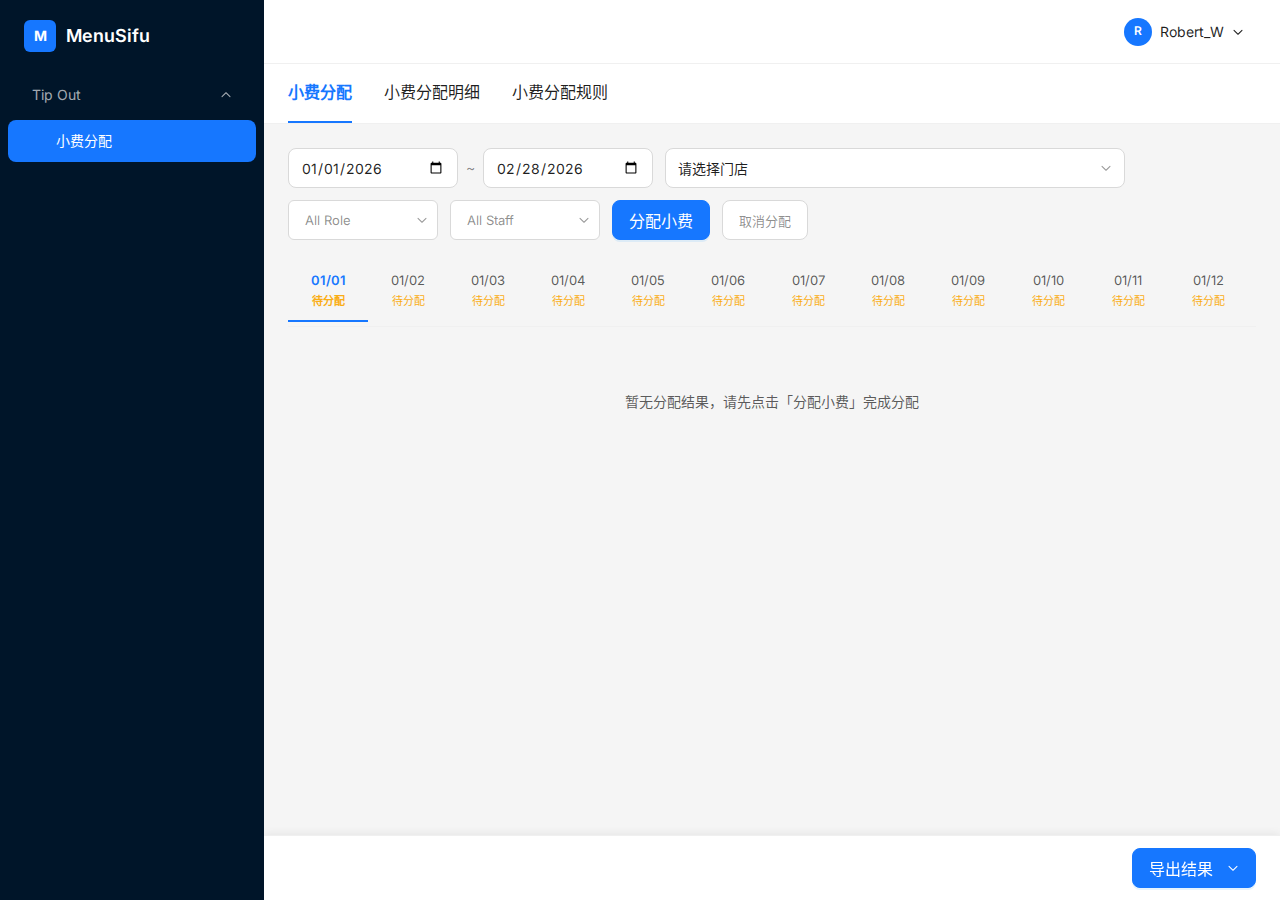
<file: TipOut/index.html>
<!DOCTYPE html>
<html lang="zh-CN">
<head>
  <meta charset="UTF-8">
  <meta name="viewport" content="width=device-width, initial-scale=1.0">
  <title>小费分配 - TipOut</title>
  <link rel="stylesheet" href="common.css">
  <style>
    .date-range-group { display: flex; align-items: center; gap: 8px; flex-wrap: wrap; }
    .day-tab-list {
      display: flex; gap: 0; overflow-x: auto; border-bottom: 1px solid var(--border-light);
      margin-bottom: 16px; padding-bottom: 4px; scrollbar-color: #c8c8c8 transparent;
    }
    .day-tab-list::-webkit-scrollbar { height: 6px; }
    .day-tab-list::-webkit-scrollbar-track { background: #f0f0f0; border-radius: 3px; }
    .day-tab-list::-webkit-scrollbar-thumb { background: #c0c0c0; border-radius: 3px; min-width: 40px; }
    .day-tab-list::-webkit-scrollbar-thumb:hover { background: #a0a0a0; }
    .day-tab {
      padding: 10px 16px; font-size: 13px; color: var(--text-secondary);
      border-bottom: 2px solid transparent; cursor: pointer; white-space: nowrap;
      transition: all 0.2s; text-align: center; min-width: 80px; flex-shrink: 0;
    }
    .day-tab:hover { color: var(--primary); }
    .day-tab.active { color: var(--primary); font-weight: 600; border-bottom-color: var(--primary); }
    .day-tab .day-status { font-size: 11px; margin-top: 2px; }
    .day-tab .day-status.allocated { color: var(--success); }
    .day-tab .day-status.pending { color: var(--warning); }
    #employeeResults { overflow-x: hidden; width: 100%; max-width: 100%; }
    .employee-section { margin-bottom: 24px; overflow-x: hidden; width: 100%; max-width: 100%; }
    .employee-section .data-table { width: 100%; table-layout: fixed; }
    .employee-section .data-table td,
    .employee-section .data-table th { overflow: hidden; text-overflow: ellipsis; white-space: nowrap; }
    .employee-header {
      display: flex; align-items: center; gap: 12px; margin-bottom: 8px;
      padding-bottom: 8px; border-bottom: 1px solid var(--border-light);
    }
    .employee-name { font-size: 14px; font-weight: 600; }
    .fold-btn {
      border: none; background: none; cursor: pointer; color: var(--text-tertiary);
      font-size: 12px; display: flex; align-items: center; gap: 4px;
    }
    .fold-btn:hover { color: var(--primary); }
    .employee-detail { overflow: hidden; transition: max-height 0.3s; }
    .export-bar {
      position: fixed; bottom: 0; right: 0; left: 264px; z-index: 40;
      display: flex; justify-content: flex-end; padding: 12px 24px;
      background: #fff; border-top: 1px solid var(--border-light);
      box-shadow: 0 -2px 8px rgba(0,0,0,0.06);
    }
    .content-area { padding-bottom: 72px; }
    @media (max-width: 768px) { .export-bar { left: 0; } }

    .export-dropdown { position: relative; }
    .export-menu {
      display: none; position: absolute; bottom: calc(100% + 8px); right: 0;
      background: #fff; border-radius: 8px; padding: 4px;
      box-shadow: 0 6px 16px rgba(0,0,0,0.08), 0 3px 6px -4px rgba(0,0,0,0.12), 0 9px 28px 8px rgba(0,0,0,0.05);
      min-width: 180px; z-index: 50;
    }
    .export-menu.show { display: block; }
    .export-menu-item {
      display: flex; align-items: center; gap: 10px;
      padding: 9px 14px; cursor: pointer; border-radius: 6px;
      font-size: 14px; transition: background 0.2s; white-space: nowrap;
    }
    .export-menu-item:hover { background: rgba(0,0,0,0.04); }

    /* Multi-Select (index filter bar) */
    .filter-bar .multi-select { position: relative; min-width: 150px; }
    .filter-bar .multi-select-input {
      display: flex; align-items: center; min-height: 40px;
      padding: 4px 32px 4px 12px; border: 1px solid var(--border-color);
      border-radius: var(--radius-md); background: #fff; cursor: pointer;
      transition: border-color 0.2s; font-size: 14px;
    }
    .filter-bar .multi-select-input:hover { border-color: var(--primary); }
    .filter-bar .multi-select.open .multi-select-input {
      border-color: var(--primary); box-shadow: 0 0 0 2px rgba(22,119,255,0.1);
    }
    .filter-bar .multi-select-arrow {
      position: absolute; right: 10px; top: 50%; transform: translateY(-50%);
      transition: transform 0.2s; pointer-events: none; flex-shrink: 0;
    }
    .filter-bar .multi-select.open .multi-select-arrow { transform: translateY(-50%) rotate(180deg); }
    .filter-bar .multi-select-tags {
      display: flex; flex-wrap: wrap; gap: 4px; flex: 1; min-height: 24px;
      align-items: center;
    }
    .filter-bar .multi-select-tag {
      display: inline-flex; align-items: center; gap: 2px;
      padding: 1px 6px; background: #f5f5f5; border: 1px solid var(--border-light);
      border-radius: var(--radius-sm); font-size: 12px; line-height: 20px;
      white-space: nowrap; max-width: 120px; overflow: hidden; text-overflow: ellipsis;
    }
    .filter-bar .multi-select-tag i {
      font-style: normal; cursor: pointer; color: var(--text-tertiary);
      margin-left: 2px; font-size: 13px; line-height: 1;
    }
    .filter-bar .multi-select-tag i:hover { color: var(--text-primary); }
    .filter-bar .multi-select-dropdown {
      display: none; position: absolute; top: calc(100% + 4px); left: 0; right: 0;
      background: #fff; border-radius: var(--radius-lg); padding: 4px;
      box-shadow: var(--shadow-md); z-index: 100; max-height: 220px; overflow-y: auto;
    }
    .filter-bar .multi-select.open .multi-select-dropdown { display: block; }
    .filter-bar .multi-select-option {
      display: flex; align-items: center; gap: 8px;
      padding: 6px 12px; border-radius: var(--radius-sm); cursor: pointer;
      font-size: 13px; transition: background 0.15s;
    }
    .filter-bar .multi-select-option:hover { background: rgba(0,0,0,0.04); }
    .filter-bar .multi-select-option input[type="checkbox"] {
      width: 14px; height: 14px; accent-color: var(--primary); cursor: pointer;
    }
    .filter-bar .multi-select-placeholder {
      color: var(--text-tertiary); font-size: 13px; padding: 0 4px;
    }
  </style>
</head>
<body>
  <div class="layout">
    <aside class="sidebar">
      <div class="sidebar-logo">
        <div class="logo-icon">M</div>
        <span class="logo-text">MenuSifu</span>
      </div>
      <nav class="sidebar-menu">
        <div class="sidebar-submenu-title open" onclick="this.classList.toggle('open');this.nextElementSibling.style.maxHeight=this.classList.contains('open')?'200px':'0'">
          <span>Tip Out</span>
          <svg class="arrow" width="12" height="12" viewBox="0 0 12 12" fill="currentColor"><path d="M6 8.825a.5.5 0 0 1-.354-.146l-4-4a.5.5 0 0 1 .708-.708L6 7.617l3.646-3.646a.5.5 0 0 1 .708.708l-4 4A.5.5 0 0 1 6 8.825z"/></svg>
        </div>
        <div class="sidebar-submenu-items" style="max-height:200px">
          <a href="index.html" class="sidebar-menu-item active">小费分配</a>
        </div>
      </nav>
    </aside>
    <div class="mobile-overlay"></div>
    <div class="main-content">
      <header class="header">
        <div class="header-left">
          <button class="mobile-menu-btn" onclick="toggleSidebar()">☰</button>
        </div>
        <div class="header-right">
          <div class="header-user">
            <div class="avatar">R</div>
            <span>Robert_W</span>
            <svg width="12" height="12" viewBox="0 0 12 12" fill="currentColor"><path d="M6 8.825a.5.5 0 0 1-.354-.146l-4-4a.5.5 0 0 1 .708-.708L6 7.617l3.646-3.646a.5.5 0 0 1 .708.708l-4 4A.5.5 0 0 1 6 8.825z"/></svg>
          </div>
        </div>
      </header>

      <div class="page-tabs">
        <a href="index.html" class="page-tab active">小费分配</a>
        <a href="detail.html" class="page-tab">小费分配明细</a>
        <a href="rules.html" class="page-tab">小费分配规则</a>
      </div>

      <div class="content-area">
        <!-- Filters -->
        <div class="filter-bar" style="margin-bottom: 20px;">
          <div class="date-range-group">
            <input type="date" id="dateStart" class="form-control form-control-lg" value="2026-01-01" style="width:170px" onchange="renderDayTabs()">
            <span style="color:var(--text-tertiary)">~</span>
            <input type="date" id="dateEnd" class="form-control form-control-lg" value="2026-02-28" style="width:170px" onchange="renderDayTabs()">
          </div>
          <select id="storeSelect" class="form-control form-control-lg" style="width:460px" onchange="renderDayTabs()">
            <option value="">请选择门店</option>
          </select>
          <div class="multi-select" id="roleFilter" data-placeholder="All Role" style="min-width:150px">
            <div class="multi-select-input" onclick="toggleIndexMultiSelect('roleFilter')">
              <div class="multi-select-tags">
                <span class="multi-select-placeholder">All Role</span>
              </div>
              <svg class="multi-select-arrow" width="12" height="12" viewBox="0 0 12 12" fill="#999"><path d="M6 8.825a.5.5 0 0 1-.354-.146l-4-4a.5.5 0 0 1 .708-.708L6 7.617l3.646-3.646a.5.5 0 0 1 .708.708l-4 4A.5.5 0 0 1 6 8.825z"/></svg>
            </div>
            <div class="multi-select-dropdown">
              <label class="multi-select-option multi-select-all" style="border-bottom:1px solid var(--border-light);margin-bottom:4px;padding-bottom:6px"><input type="checkbox" value="__all__" data-select-all> 全选</label>
              <label class="multi-select-option"><input type="checkbox" value="Assistant Manager"> Assistant Manager</label>
              <label class="multi-select-option"><input type="checkbox" value="Bartender"> Bartender</label>
              <label class="multi-select-option"><input type="checkbox" value="Busser"> Busser</label>
              <label class="multi-select-option"><input type="checkbox" value="Cashier"> Cashier</label>
              <label class="multi-select-option"><input type="checkbox" value="Driver"> Driver</label>
              <label class="multi-select-option"><input type="checkbox" value="Host"> Host</label>
              <label class="multi-select-option"><input type="checkbox" value="Manager"> Manager</label>
              <label class="multi-select-option"><input type="checkbox" value="Runner"> Runner</label>
              <label class="multi-select-option"><input type="checkbox" value="Server"> Server</label>
              <label class="multi-select-option"><input type="checkbox" value="Shift Lead"> Shift Lead</label>
            </div>
          </div>
          <div class="multi-select" id="employeeFilter" data-placeholder="All Staff" style="min-width:150px">
            <div class="multi-select-input" onclick="toggleIndexMultiSelect('employeeFilter')">
              <div class="multi-select-tags">
                <span class="multi-select-placeholder">All Staff</span>
              </div>
              <svg class="multi-select-arrow" width="12" height="12" viewBox="0 0 12 12" fill="#999"><path d="M6 8.825a.5.5 0 0 1-.354-.146l-4-4a.5.5 0 0 1 .708-.708L6 7.617l3.646-3.646a.5.5 0 0 1 .708.708l-4 4A.5.5 0 0 1 6 8.825z"/></svg>
            </div>
            <div class="multi-select-dropdown" id="employeeFilterDropdown"></div>
          </div>
          <button id="allocateBtn" class="btn btn-primary btn-lg" onclick="doAllocateTips()">分配小费</button>
          <button class="btn btn-lg" onclick="doCancelAllocate()" style="color:var(--text-tertiary);font-size:13px" title="用于测试">取消分配</button>
        </div>

        <!-- Day Tabs — 根据筛选日期动态生成 -->
        <div class="day-tab-list" id="dayTabs"></div>

        <!-- 员工分配结果 — 根据筛选日期动态生成 -->
        <div id="employeeResults"></div>

      </div>

      <div class="export-bar">
        <div class="export-dropdown">
          <button class="btn btn-primary btn-lg" onclick="toggleExportMenu()">
            导出结果
            <svg width="12" height="12" viewBox="0 0 12 12" fill="currentColor" style="margin-left:6px"><path d="M6 8.825a.5.5 0 0 1-.354-.146l-4-4a.5.5 0 0 1 .708-.708L6 7.617l3.646-3.646a.5.5 0 0 1 .708.708l-4 4A.5.5 0 0 1 6 8.825z"/></svg>
          </button>
          <div class="export-menu" id="exportMenu">
            <div class="export-menu-item" onclick="exportAs('pdf')">
              <svg width="16" height="16" viewBox="0 0 16 16" fill="none" style="flex-shrink:0"><rect x="2" y="1" width="12" height="14" rx="2" stroke="#ff4d4f" stroke-width="1.2"/><text x="8" y="10.5" text-anchor="middle" fill="#ff4d4f" font-size="5" font-weight="600">PDF</text></svg>
              导出为 PDF
            </div>
            <div class="export-menu-item" onclick="exportAs('csv')">
              <svg width="16" height="16" viewBox="0 0 16 16" fill="none" style="flex-shrink:0"><rect x="2" y="1" width="12" height="14" rx="2" stroke="#52c41a" stroke-width="1.2"/><text x="8" y="10.5" text-anchor="middle" fill="#52c41a" font-size="5" font-weight="600">CSV</text></svg>
              导出为 CSV
            </div>
            <div class="export-menu-item" onclick="openEmailModal()">
              <svg width="16" height="16" viewBox="0 0 16 16" fill="none" style="flex-shrink:0"><rect x="1.5" y="3" width="13" height="10" rx="2" stroke="#1677ff" stroke-width="1.2"/><path d="M2 4l6 4 6-4" stroke="#1677ff" stroke-width="1.2" stroke-linecap="round"/></svg>
              发送到邮箱
            </div>
          </div>
        </div>
      </div>

      <!-- Email Modal -->
      <div class="modal-overlay" id="emailModal">
        <div class="modal" style="width:480px">
          <div class="modal-header">
            <h3>发送到邮箱</h3>
            <button class="modal-close" onclick="closeModal('emailModal')">×</button>
          </div>
          <div class="modal-body">
            <div class="form-group">
              <label class="form-label">收件邮箱</label>
              <input type="email" id="exportEmail" class="form-control" placeholder="请输入邮箱地址，多个邮箱用逗号分隔" style="width:100%">
            </div>
            <div class="form-group">
              <label class="form-label">导出格式</label>
              <div style="display:flex;gap:16px">
                <label style="display:flex;align-items:center;gap:6px;cursor:pointer;font-size:14px">
                  <input type="radio" name="emailFormat" value="pdf" checked style="accent-color:var(--primary)"> PDF
                </label>
                <label style="display:flex;align-items:center;gap:6px;cursor:pointer;font-size:14px">
                  <input type="radio" name="emailFormat" value="csv" style="accent-color:var(--primary)"> CSV
                </label>
              </div>
            </div>
          </div>
          <div class="modal-footer">
            <button class="btn" onclick="closeModal('emailModal')">取消</button>
            <button class="btn btn-primary" onclick="sendEmail()">发送</button>
          </div>
        </div>
      </div>
    </div>
  </div>

  <script src="common.js"></script>
  <script src="ruleData.js"></script>
  <script>
    var ALLOC_KEY = 'tipout_allocated';
    function getAllocatedDates() {
      try {
        var store = (document.getElementById('storeSelect') || {}).value || '';
        var raw = localStorage.getItem(ALLOC_KEY);
        var obj = raw ? JSON.parse(raw) : {};
        var arr = obj[store] || [];
        return new Set(arr);
      } catch (e) { return new Set(); }
    }
    function saveAllocatedDates(dates) {
      var store = (document.getElementById('storeSelect') || {}).value || '';
      var raw = localStorage.getItem(ALLOC_KEY);
      var obj = raw ? JSON.parse(raw) : {};
      obj[store] = Array.from(dates);
      localStorage.setItem(ALLOC_KEY, JSON.stringify(obj));
    }

    const employees = [
      { name: 'Maria Garcia',  role: 'Server',    tagClass: 'tag-blue',  tipType: 'deduct', baseTip: 185, tipRate: 0.15 },
      { name: 'Jason Chen',    role: 'Server',    tagClass: 'tag-blue',  tipType: 'deduct', baseTip: 168, tipRate: 0.15 },
      { name: 'Emily Watson',  role: 'Server',    tagClass: 'tag-blue',  tipType: 'deduct', baseTip: 155, tipRate: 0.15 },
      { name: 'Diego Ramirez', role: 'Server',    tagClass: 'tag-blue',  tipType: 'deduct', baseTip: 142, tipRate: 0.15 },
      { name: 'Mike Johnson',  role: 'Bartender', tagClass: 'tag-blue',  tipType: 'deduct', baseTip: 156, tipRate: 0.15 },
      { name: 'Sarah Kim',     role: 'Bartender', tagClass: 'tag-blue',  tipType: 'deduct', baseTip: 138, tipRate: 0.15 },
      { name: 'Carlos Lopez',  role: 'Busser',    tagClass: 'tag-green', tipType: 'receive', baseTip: 0, tipRate: 0 },
      { name: 'Tyler Brown',   role: 'Busser',    tagClass: 'tag-green', tipType: 'receive', baseTip: 0, tipRate: 0 },
      { name: 'Linda Nguyen',  role: 'Cashier',   tagClass: 'tag-orange',tipType: 'deduct', baseTip: 45, tipRate: 0.15 },
      { name: 'Daniel Ortiz',  role: 'Runner',    tagClass: 'tag-green', tipType: 'receive', baseTip: 0, tipRate: 0 },
      { name: 'Rachel Scott',  role: 'Host',      tagClass: 'tag-green', tipType: 'receive', baseTip: 0, tipRate: 0 }
    ];

    function getSelectedRoles() {
      var el = document.getElementById('roleFilter');
      if (!el) return [];
      var cbs = el.querySelectorAll('input[type="checkbox"]:checked');
      return Array.prototype.map.call(cbs, function(c) { return c.value; }).filter(function(v) { return v !== '__all__'; });
    }

    function getSelectedEmployees() {
      var el = document.getElementById('employeeFilter');
      if (!el) return [];
      var cbs = el.querySelectorAll('input[type="checkbox"]:checked');
      return Array.prototype.map.call(cbs, function(c) { return c.value; }).filter(function(v) { return v !== '__all__'; });
    }

    function toggleSelectAll(selectId, checked) {
      var container = document.getElementById(selectId);
      if (!container) return;
      var allCbs = container.querySelectorAll('input[type="checkbox"]:not([data-select-all])');
      allCbs.forEach(function(cb) { cb.checked = !!checked; });
      refreshIndexMultiTags(selectId);
      syncSelectAllState(selectId);
      if (selectId === 'roleFilter') updateEmployeeFilter();
      else renderEmployeeResults();
    }

    function syncSelectAllState(selectId) {
      var container = document.getElementById(selectId);
      if (!container) return;
      var allCb = container.querySelector('input[data-select-all]');
      var itemCbs = container.querySelectorAll('input[type="checkbox"]:not([data-select-all])');
      if (!allCb || !itemCbs.length) return;
      var allChecked = itemCbs.length > 0 && Array.prototype.every.call(itemCbs, function(c) { return c.checked; });
      allCb.checked = allChecked;
    }

    function toggleIndexMultiSelect(id) {
      var el = document.getElementById(id);
      if (!el) return;
      document.querySelectorAll('.filter-bar .multi-select.open').forEach(function(ms) {
        if (ms.id !== id) ms.classList.remove('open');
      });
      el.classList.toggle('open');
    }

    function removeIndexMultiTag(e, btnEl) {
      e.stopPropagation();
      var selectId = btnEl && btnEl.dataset && btnEl.dataset.selectId;
      var value = btnEl && btnEl.dataset && btnEl.dataset.value;
      if (!selectId || value === undefined) return;
      var container = document.getElementById(selectId);
      var inputs = container ? container.querySelectorAll('input[type="checkbox"]') : [];
      for (var i = 0; i < inputs.length; i++) {
        if (inputs[i].value === value) { inputs[i].checked = false; break; }
      }
      refreshIndexMultiTags(selectId);
      if (selectId === 'roleFilter') updateEmployeeFilter();
      else renderEmployeeResults();
    }

    function refreshIndexMultiTags(selectId) {
      var container = document.getElementById(selectId);
      if (!container) return;
      var tagsEl = container.querySelector('.multi-select-tags');
      if (!tagsEl) return;
      var placeholder = (container.dataset && container.dataset.placeholder) || '请选择';
      var cbs = container.querySelectorAll('input[type="checkbox"]:checked:not([data-select-all])');
      tagsEl.innerHTML = '';
      if (cbs.length === 0) {
        tagsEl.innerHTML = '<span class="multi-select-placeholder">' + placeholder + '</span>';
        return;
      }
      cbs.forEach(function(cb) {
        var tag = document.createElement('span');
        tag.className = 'multi-select-tag';
        tag.innerHTML = (cb.value || '') + ' <i data-select-id="' + selectId + '" data-value="' + (cb.value || '').replace(/"/g, '&quot;') + '" onclick="removeIndexMultiTag(event, this)">×</i>';
        tagsEl.appendChild(tag);
      });
    }

    function updateEmployeeFilter() {
      var roles = getSelectedRoles();
      var prevSelected = getSelectedEmployees();
      var dropdown = document.getElementById('employeeFilterDropdown');
      if (!dropdown) return;
      var list = roles.length > 0
        ? employees.filter(function(e) { return roles.indexOf(e.role) >= 0; })
        : employees;
      var allChecked = list.length > 0 && list.every(function(e) { return prevSelected.indexOf(e.name) >= 0; });
      var allHtml = '<label class="multi-select-option multi-select-all" style="border-bottom:1px solid var(--border-light);margin-bottom:4px;padding-bottom:6px"><input type="checkbox" value="__all__" data-select-all' + (allChecked ? ' checked' : '') + '> 全选</label>';
      var itemsHtml = list.map(function(e) {
        var checked = prevSelected.indexOf(e.name) >= 0 ? ' checked' : '';
        return '<label class="multi-select-option"><input type="checkbox" value="' + (e.name || '').replace(/"/g, '&quot;') + '"' + checked + '> ' + (e.name || '') + '</label>';
      }).join('');
      dropdown.innerHTML = allHtml + itemsHtml;
      refreshIndexMultiTags('employeeFilter');
      renderEmployeeResults();
    }

    function pad(n) { return n < 10 ? '0' + n : '' + n; }
    function formatDateKey(d) { return d.getFullYear() + '-' + pad(d.getMonth() + 1) + '-' + pad(d.getDate()); }
    function formatTabLabel(d) { return pad(d.getMonth() + 1) + '/' + pad(d.getDate()); }
    function money(v) { return (v < 0 ? '-' : '') + '$' + Math.abs(v).toFixed(2).replace(/\B(?=(\d{3})+(?!\d))/g, ','); }
    function moneySign(v) { return (v >= 0 ? '+' : '-') + '$' + Math.abs(v).toFixed(2).replace(/\B(?=(\d{3})+(?!\d))/g, ','); }

    function seedRandom(seed) {
      let s = seed;
      return function() { s = (s * 16807 + 0) % 2147483647; return (s - 1) / 2147483646; };
    }

    function genDailyTip(emp, dateKey) {
      const seed = dateKey.split('-').reduce((a, b) => a * 31 + parseInt(b), 0) + emp.name.length * 7 + emp.name.charCodeAt(0);
      const rng = seedRandom(seed);
      const dayOfWeek = new Date(dateKey + 'T00:00:00').getDay();
      const weekendBoost = (dayOfWeek === 5 || dayOfWeek === 6) ? 1.35 : 1.0;

      if (emp.tipType === 'deduct') {
        const before = +(emp.baseTip * (0.8 + rng() * 0.5) * weekendBoost).toFixed(2);
        const deducted = +(before * emp.tipRate).toFixed(2);
        return { date: dateKey, before: before, allocated: -deducted, after: +(before - deducted).toFixed(2) };
      } else {
        const poolShare = +(25 + rng() * 45) * weekendBoost;
        return { date: dateKey, before: 0, allocated: +poolShare.toFixed(2), after: +poolShare.toFixed(2) };
      }
    }

    function getDateRange() {
      const s = document.getElementById('dateStart').value;
      const e = document.getElementById('dateEnd').value;
      if (!s || !e) return [];
      const start = new Date(s + 'T00:00:00');
      const end = new Date(e + 'T00:00:00');
      if (isNaN(start) || isNaN(end) || start > end) return [];
      const dates = [];
      const cur = new Date(start);
      while (cur <= end) {
        dates.push(formatDateKey(cur));
        cur.setDate(cur.getDate() + 1);
      }
      return dates;
    }

    function renderDayTabs() {
      var dates = getDateRange();
      var allocatedDates = getAllocatedDates();
      var container = document.getElementById('dayTabs');
      container.innerHTML = '';
      dates.forEach(function(key, i) {
        var d = new Date(key + 'T00:00:00');
        var label = formatTabLabel(d);
        var isPending = !allocatedDates.has(key);
        var tab = document.createElement('div');
        tab.className = 'day-tab' + (i === 0 ? ' active' : '');
        tab.setAttribute('data-date', key);
        tab.setAttribute('data-pending', isPending ? '1' : '0');
        tab.onclick = function() { selectDay(this); };
        tab.innerHTML = '<div>' + label + '</div><div class="day-status ' +
          (isPending ? 'pending' : 'allocated') + '">' +
          (isPending ? '待分配' : '已分配') + '</div>';
        container.appendChild(tab);
      });
      updateAllocateButton();
      renderEmployeeResults();
    }

    function updateAllocateButton() {
      var dates = getDateRange();
      var allocatedDates = getAllocatedDates();
      var hasAllocated = dates.some(function(k) { return allocatedDates.has(k); });
      var btn = document.getElementById('allocateBtn');
      if (btn) btn.textContent = hasAllocated ? '重新分配小费' : '分配小费';
    }

    function hasTipRules() {
      return window.ruleData && ruleData.getRules && ruleData.getRules().length > 0;
    }

    function doAllocateTips() {
      if (!hasTipRules()) {
        showNotification('请先创建小费分配规则', 'error');
        setTimeout(function() { window.location.href = 'rules.html'; }, 1500);
        return;
      }
      var dates = getDateRange();
      var allocatedDates = getAllocatedDates();
      dates.forEach(function(k) { allocatedDates.add(k); });
      saveAllocatedDates(allocatedDates);
      renderDayTabs();
      showNotification('小费分配完成', 'success');
    }

    function doCancelAllocate() {
      var dates = getDateRange();
      var allocatedDates = getAllocatedDates();
      dates.forEach(function(k) { allocatedDates.delete(k); });
      saveAllocatedDates(allocatedDates);
      renderDayTabs();
      showNotification('已取消分配，状态已恢复为待分配', 'info');
    }

    function getFilteredEmployees() {
      var roles = getSelectedRoles();
      var empNames = getSelectedEmployees();
      var list = employees;
      if (roles.length > 0) list = list.filter(function(e) { return roles.indexOf(e.role) >= 0; });
      if (empNames.length > 0) list = list.filter(function(e) { return empNames.indexOf(e.name) >= 0; });
      return list;
    }

    function renderEmployeeResults() {
      var dates = getDateRange();
      var allocatedDates = getAllocatedDates();
      var container = document.getElementById('employeeResults');
      container.innerHTML = '';

      var hasAllocated = dates.some(function(k) { return allocatedDates.has(k); });
      if (!hasAllocated) {
        container.innerHTML = '<div style="padding:48px;text-align:center;color:var(--text-secondary);font-size:14px">暂无分配结果，请先点击「分配小费」完成分配</div>';
        return;
      }

      var filteredEmps = getFilteredEmployees();
      filteredEmps.forEach(function(emp) {
        var idx = employees.indexOf(emp);
        var dailyData = [];
        dates.forEach(function(dateKey) {
          if (allocatedDates.has(dateKey)) {
            dailyData.push(genDailyTip(emp, dateKey));
          }
        });

        if (dailyData.length === 0) return;

        const totalBefore = dailyData.reduce(function(s, d) { return s + d.before; }, 0);
        const totalAlloc = dailyData.reduce(function(s, d) { return s + d.allocated; }, 0);
        const totalAfter = dailyData.reduce(function(s, d) { return s + d.after; }, 0);

        const empId = 'emp_' + idx;
        const rows = dailyData.map(function(d) {
          return '<tr><td>' + d.date + '</td><td>' + money(d.before) + '</td><td>' +
            moneySign(d.allocated) + '</td><td>' + money(d.after) + '</td></tr>';
        }).join('');

        const section = document.createElement('div');
        section.className = 'employee-section';
        section.id = empId;
        section.innerHTML =
          '<div class="employee-header">' +
            '<span class="employee-name">' + emp.name + '</span>' +
            '<span class="tag ' + emp.tagClass + '">' + emp.role + '</span>' +
            '<button class="fold-btn" onclick="toggleFold(\'' + empId + '\')">' +
              '<span>收起</span>' +
              '<svg width="12" height="12" viewBox="0 0 12 12" fill="currentColor"><path d="M6 3.175a.5.5 0 0 1 .354.146l4 4a.5.5 0 0 1-.708.708L6 4.383 2.354 8.029a.5.5 0 0 1-.708-.708l4-4A.5.5 0 0 1 6 3.175z"/></svg>' +
            '</button>' +
          '</div>' +
          '<div class="summary-row" style="margin-bottom:12px">' +
            '<span>分配前总小费：<strong>' + money(totalBefore) + '</strong></span>' +
            '<span>被分配总小费：<strong>' + moneySign(totalAlloc) + '</strong></span>' +
            '<span>分配后总小费：<strong>' + money(totalAfter) + '</strong></span>' +
          '</div>' +
          '<div class="employee-detail">' +
            '<table class="data-table">' +
              '<thead><tr><th>日期</th><th>分配前小费</th><th>被分配小费</th><th>分配后小费</th></tr></thead>' +
              '<tbody>' + rows + '</tbody>' +
            '</table>' +
          '</div>';
        container.appendChild(section);
      });
    }

    function selectDay(el) {
      var isPending = el.getAttribute('data-pending') === '1';
      var dateKey = el.getAttribute('data-date') || '';
      if (isPending && !hasTipRules()) {
        showNotification('请先创建小费分配规则', 'error');
        setTimeout(function() { window.location.href = 'rules.html'; }, 1500);
        return;
      }
      if (!isPending && dateKey) {
        var store = (document.getElementById('storeSelect') || {}).value || '';
        var url = 'detail.html?date=' + encodeURIComponent(dateKey);
        if (store) url += '&store=' + encodeURIComponent(store);
        window.location.href = url;
        return;
      }
      document.querySelectorAll('.day-tab').forEach(function(t) { t.classList.remove('active'); });
      el.classList.add('active');
    }

    function toggleFold(empId) {
      const section = document.getElementById(empId);
      const detail = section.querySelector('.employee-detail');
      const btn = section.querySelector('.fold-btn span');
      if (detail.style.maxHeight === '0px') { detail.style.maxHeight = '2000px'; btn.textContent = '收起'; }
      else { detail.style.maxHeight = '0px'; btn.textContent = '展开'; }
    }

    function initStoreSelect() {
      var sel = document.getElementById('storeSelect');
      if (!sel) return;
      var rules = window.ruleData && ruleData.getRules ? ruleData.getRules() : [];
      var seen = {};
      var stores = [];
      rules.forEach(function(r) {
        var s = (r.store || '').trim();
        if (s && !seen[s]) { seen[s] = 1; stores.push(s); }
      });
      sel.innerHTML = '<option value="">请选择门店</option>' + stores.map(function(s) {
        return '<option value="' + s + '">' + s + '</option>';
      }).join('');
      if (stores.length > 0 && !sel.value) sel.value = stores[0];
    }

    document.addEventListener('change', function(e) {
      var target = e.target;
      var ms = target && target.closest && target.closest('.filter-bar .multi-select');
      if (!ms) return;
      var id = ms.id;
      if (target.dataset && target.dataset.selectAll !== undefined) {
        toggleSelectAll(id, target.checked);
        return;
      }
      refreshIndexMultiTags(id);
      syncSelectAllState(id);
      if (id === 'roleFilter') updateEmployeeFilter();
      else if (id === 'employeeFilter') renderEmployeeResults();
    });
    document.addEventListener('click', function(e) {
      if (!e.target.closest || !e.target.closest('.filter-bar .multi-select')) {
        document.querySelectorAll('.filter-bar .multi-select.open').forEach(function(ms) { ms.classList.remove('open'); });
      }
    });

    initStoreSelect();
    updateEmployeeFilter();
    renderDayTabs();
  </script>
  <script src="export.js"></script>
</body>
</html>
</file>
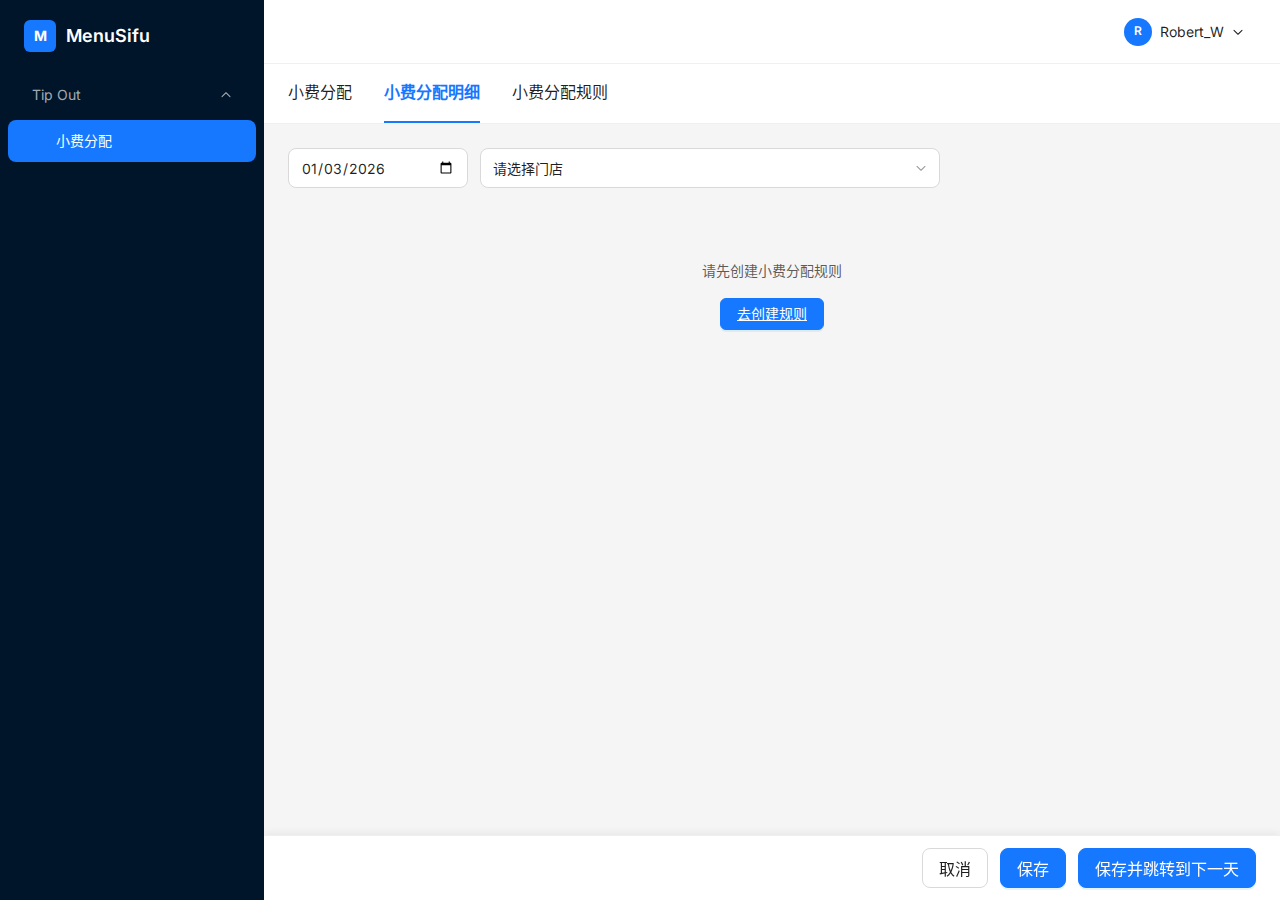
<file: TipOut/detail.html>
<!DOCTYPE html>
<html lang="zh-CN">
<head>
  <meta charset="UTF-8">
  <meta name="viewport" content="width=device-width, initial-scale=1.0">
  <title>小费分配明细 - TipOut</title>
  <link rel="stylesheet" href="common.css">
  <style>
    .formula-section { margin-bottom: 24px; }
    .formula-display {
      display: flex; align-items: center; gap: 8px; flex-wrap: wrap;
      padding: 16px 0; font-size: 14px;
    }
    .formula-block {
      display: flex; flex-direction: column; align-items: center; gap: 2px;
      min-width: 60px;
    }
    .formula-block .val { font-size: 16px; font-weight: 600; color: var(--text-primary); }
    .formula-block .lbl { font-size: 12px; color: var(--text-tertiary); white-space: nowrap; }
    .formula-block input.formula-input {
      width: 90px; height: 32px; padding: 4px 8px; border: 1px solid var(--border-color);
      border-radius: var(--radius-md); font-size: 14px; text-align: center; font-weight: 600;
    }
    .formula-block input.formula-input:focus {
      border-color: var(--primary); outline: none; box-shadow: 0 0 0 2px rgba(22,119,255,0.1);
    }
    .formula-block input.formula-pct { width: 56px; }
    .formula-operator { font-size: 18px; font-weight: 500; color: var(--text-secondary); padding: 0 4px; }
    .formula-display .formula-link { margin-left: auto; align-self: center; }
    .detail-card { margin-bottom: 16px; }
    .detail-table { width: 100%; border-collapse: collapse; }
    .detail-table th {
      background: rgba(0,0,0,0.02); padding: 10px 12px; text-align: left;
      border-bottom: 1px solid var(--border-light); font-weight: 500; font-size: 13px;
      white-space: nowrap;
    }
    .detail-table td {
      padding: 10px 12px; border-bottom: 1px solid var(--border-light); font-size: 13px;
      vertical-align: middle;
    }
    .detail-table .input-cell input {
      width: 60px; height: 28px; padding: 2px 8px; border: 1px solid var(--border-color);
      border-radius: var(--radius-sm); font-size: 13px; text-align: center;
    }
    .detail-table .input-cell input:focus {
      border-color: var(--primary); outline: none; box-shadow: 0 0 0 2px rgba(22,119,255,0.1);
    }
    .detail-table .action-cell { white-space: nowrap; }
    .detail-table .action-cell a {
      color: var(--primary); cursor: pointer; text-decoration: none; margin-right: 8px; font-size: 13px;
    }
    .detail-table .action-cell a.danger { color: var(--danger); }
    .bottom-actions {
      position: fixed; bottom: 0; right: 0; left: 264px; z-index: 40;
      display: flex; justify-content: flex-end; gap: 12px; padding: 12px 24px;
      background: #fff; border-top: 1px solid var(--border-light);
      box-shadow: 0 -2px 8px rgba(0,0,0,0.06);
    }
    .content-area { padding-bottom: 72px; }
    @media (max-width: 768px) { .bottom-actions { left: 0; } }
    .role-label { display: inline-block; padding: 2px 8px; background: #f5f5f5; border-radius: 4px; font-size: 12px; }

    /* Formula detail modal */
    .rule-detail-item { margin-bottom: 12px; }
    .rule-detail-item .label { font-size: 13px; color: var(--text-secondary); margin-bottom: 4px; }
    .rule-detail-item .value { font-size: 14px; color: var(--text-primary); }
  </style>
</head>
<body>
  <div class="layout">
    <!-- Sidebar -->
    <aside class="sidebar">
      <div class="sidebar-logo">
        <div class="logo-icon">M</div>
        <span class="logo-text">MenuSifu</span>
      </div>
      <nav class="sidebar-menu">
        <div class="sidebar-submenu-title open" onclick="this.classList.toggle('open');this.nextElementSibling.style.maxHeight=this.classList.contains('open')?'200px':'0'">
          <span>Tip Out</span>
          <svg class="arrow" width="12" height="12" viewBox="0 0 12 12" fill="currentColor"><path d="M6 8.825a.5.5 0 0 1-.354-.146l-4-4a.5.5 0 0 1 .708-.708L6 7.617l3.646-3.646a.5.5 0 0 1 .708.708l-4 4A.5.5 0 0 1 6 8.825z"/></svg>
        </div>
        <div class="sidebar-submenu-items" style="max-height:200px">
          <a href="index.html" class="sidebar-menu-item active">小费分配</a>
        </div>
      </nav>
    </aside>

    <div class="mobile-overlay"></div>

    <div class="main-content">
      <header class="header">
        <div class="header-left">
          <button class="mobile-menu-btn" onclick="toggleSidebar()">☰</button>
        </div>
        <div class="header-right">
          <div class="header-user">
            <div class="avatar">R</div>
            <span>Robert_W</span>
            <svg width="12" height="12" viewBox="0 0 12 12" fill="currentColor"><path d="M6 8.825a.5.5 0 0 1-.354-.146l-4-4a.5.5 0 0 1 .708-.708L6 7.617l3.646-3.646a.5.5 0 0 1 .708.708l-4 4A.5.5 0 0 1 6 8.825z"/></svg>
          </div>
        </div>
      </header>

      <div class="page-tabs">
        <a href="index.html" class="page-tab">小费分配</a>
        <a href="detail.html" class="page-tab active">小费分配明细</a>
        <a href="rules.html" class="page-tab">小费分配规则</a>
      </div>

      <div class="content-area">
        <!-- Filters -->
        <div class="filter-bar" style="margin-bottom:24px">
          <input type="date" id="detailDate" class="form-control form-control-lg" value="2026-01-03" style="width:180px" onchange="renderDetailPage()">
          <select id="storeSelect" class="form-control form-control-lg" style="width:460px" onchange="renderDetailPage()">
            <option value="">请选择门店</option>
          </select>
        </div>

        <!-- Formula — 动态生成 -->
        <div class="formula-section" id="formulaSection"></div>

        <!-- Tip Pool — 动态生成 -->
        <div id="detailCardArea"></div>

      </div>

      <div class="bottom-actions">
        <button class="btn btn-lg" onclick="window.history.back()">取消</button>
        <button class="btn btn-primary btn-lg" onclick="saveDetail()">保存</button>
        <button class="btn btn-primary btn-lg" onclick="saveAndNext()">保存并跳转到下一天</button>
      </div>
    </div>
  </div>

  <!-- Formula Detail Modal -->
  <div class="modal-overlay" id="formulaModal">
    <div class="modal" style="width:600px">
      <div class="modal-header">
        <h3>公式详情 — 小费分配规则</h3>
        <button class="modal-close" onclick="closeModal('formulaModal')">×</button>
      </div>
      <div class="modal-body" id="formulaModalBody">
        <div style="padding:24px;color:var(--text-secondary);text-align:center">加载中…</div>
      </div>
      <div class="modal-footer">
        <button class="btn" onclick="closeModal('formulaModal')">关闭</button>
      </div>
    </div>
  </div>

  <script src="common.js"></script>
  <script src="ruleData.js"></script>
  <script>
    var ALLOC_KEY = 'tipout_allocated';
    function getAllocatedDatesForStore(store) {
      try {
        var raw = localStorage.getItem(ALLOC_KEY);
        var obj = raw ? JSON.parse(raw) : {};
        var arr = obj[store];
        if (!arr && store) {
          var namePart = (store.split('-')[0] || '').trim();
          if (namePart) {
            for (var k in obj) {
              if (k.indexOf(namePart) === 0 || namePart.indexOf(k.split('-')[0].trim()) === 0) {
                arr = obj[k]; break;
              }
            }
          }
        }
        return new Set(arr || []);
      } catch (e) { return new Set(); }
    }

    const roleEmployees = {
      'Server':    ['Maria Garcia', 'Jason Chen', 'Emily Watson', 'Diego Ramirez'],
      'Bartender': ['Mike Johnson', 'Sarah Kim'],
      'Busser':    ['Carlos Lopez', 'Tyler Brown'],
      'Cashier':   ['Linda Nguyen', 'Amy Zhang'],
      'Host':      ['Rachel Scott', 'Kevin Park'],
      'Runner':    ['Daniel Ortiz', 'Chris Lee'],
      'Shift Lead':['Jessica Martinez']
    };

    var currentRule = null;

    function seedRandom(seed) {
      var s = seed;
      return function() { s = (s * 16807 + 0) % 2147483647; return (s - 1) / 2147483646; };
    }

    function pad(n) { return n < 10 ? '0' + n : '' + n; }

    function money(v) { return '$' + v.toFixed(2).replace(/\B(?=(\d{3})+(?!\d))/g, ','); }

    function genDayData(dateKey, poolRules) {
      var parts = dateKey.split('-');
      var seed = parts.reduce(function(a, b) { return a * 31 + parseInt(b); }, 0);
      var rng = seedRandom(seed);
      var dow = new Date(dateKey + 'T00:00:00').getDay();
      var wb = (dow === 5 || dow === 6) ? 1.4 : 1.0;
      var sales = +((3800 + rng() * 4400) * wb).toFixed(2);
      var tips = +((650 + rng() * 700) * wb).toFixed(2);
      var surcharge = +((120 + rng() * 180) * wb).toFixed(2);
      var manual = +((80 + rng() * 170) * wb).toFixed(2);
      var custom = 0;
      var pool = 0;
      var poolByRule = {};
      var salesCount = 0, tipsCount = 0, surchargeCount = 0;
      (poolRules || []).forEach(function(pr) {
        if (pr.type === 'sales') salesCount++;
        else if (pr.type === 'tips') tipsCount++;
        else if (pr.type === 'surcharge') surchargeCount++;
      });
      (poolRules || []).forEach(function(pr) {
        var base = 0;
        if (pr.type === 'sales') base = salesCount > 0 ? sales / salesCount : sales;
        else if (pr.type === 'tips') base = tipsCount > 0 ? tips / tipsCount : tips;
        else if (pr.type === 'surcharge') base = surchargeCount > 0 ? surcharge / surchargeCount : surcharge;
        else if (pr.type === 'manual') base = manual;
        else if (pr.type === 'custom') base = pr.amount != null ? pr.amount : custom;
        var ruleAmt = +(base * (pr.pct != null ? pr.pct : 0) / 100).toFixed(2);
        var rid = pr.id || pr.type;
        poolByRule[rid] = ruleAmt;
        pool += ruleAmt;
      });
      pool = +pool.toFixed(2);
      var poolBaseByRule = {};
      (poolRules || []).forEach(function(pr) {
        var rid = pr.id || pr.type;
        var amt = poolByRule[rid] || 0;
        var p = pr.pct != null ? pr.pct : 0;
        poolBaseByRule[rid] = p > 0 ? +(amt * 100 / p).toFixed(2) : 0;
      });
      return { sales: sales, tips: tips, surcharge: surcharge, manual: manual, custom: custom, pool: pool, poolRules: poolRules, poolByRule: poolByRule, poolBaseByRule: poolBaseByRule };
    }

    function renderDetailPage() {
      var dateKey = document.getElementById('detailDate').value;
      var storeSel = document.getElementById('storeSelect');
      var store = storeSel ? storeSel.value || '' : '';
      if (!dateKey) return;

      var rules = window.ruleData && ruleData.getRulesForStore ? ruleData.getRulesForStore(store) : [];
      if (rules.length === 0) {
        document.getElementById('formulaSection').innerHTML = '';
        document.getElementById('detailCardArea').innerHTML =
          '<div style="padding:48px;text-align:center;color:var(--text-secondary);font-size:14px">' +
          '<p style="margin-bottom:16px">请先创建小费分配规则</p>' +
          '<a href="rules.html" class="btn btn-primary">去创建规则</a></div>';
        currentRule = null;
        return;
      }

      var allocatedDates = getAllocatedDatesForStore(store);
      if (!allocatedDates.has(dateKey)) {
        document.getElementById('formulaSection').innerHTML = '';
        document.getElementById('detailCardArea').innerHTML =
          '<div style="padding:48px;text-align:center;color:var(--text-secondary);font-size:14px">' +
          '<p style="margin-bottom:16px">该日期尚未完成小费分配，请先在小费分配页面完成分配</p>' +
          '<a href="index.html" class="btn btn-primary">去分配小费</a></div>';
        currentRule = null;
        return;
      }

      currentRule = rules[0];
      var poolRules = currentRule.poolRules || [];
      var data = genDayData(dateKey, poolRules);
      renderFormula(data, currentRule);
      renderDetailTable(data, dateKey, currentRule);
      populateFormulaModal(currentRule);
    }

    function formatSurchargeConditions(cond) {
      if (!cond || typeof cond !== 'object') return '';
      if (cond.types && Array.isArray(cond.types) && cond.types.length) return '加收类型: ' + cond.types.join(', ');
      var parts = [];
      if (Array.isArray(cond.role) && cond.role.length) parts.push('角色: ' + cond.role.join(', '));
      else if (cond.role) parts.push('角色: ' + cond.role);
      if (Array.isArray(cond.employees) && cond.employees.length) parts.push('员工: ' + cond.employees.join(', '));
      if (cond.area) parts.push('订单区域: ' + (Array.isArray(cond.area) ? cond.area.join(', ') : cond.area));
      if (cond.orderType) parts.push('订单类型: ' + (Array.isArray(cond.orderType) ? cond.orderType.join(', ') : cond.orderType));
      if (cond.tipType) parts.push('小费类型: ' + cond.tipType);
      if (cond.containsProduct && (Array.isArray(cond.containsProduct.category) && cond.containsProduct.category.length || Array.isArray(cond.containsProduct.item) && cond.containsProduct.item.length)) {
        var cp = cond.containsProduct;
        var cpParts = [];
        if (cp.category && cp.category.length) cpParts.push('类: ' + cp.category.join(', '));
        if (cp.item && cp.item.length) cpParts.push('菜: ' + cp.item.join(', '));
        if (cpParts.length) parts.push('订单需包含商品: ' + cpParts.join('；'));
      }
      if (cond.hours && (cond.hours.start || cond.hours.end)) parts.push('营业时间段: ' + (cond.hours.start || '') + '-' + (cond.hours.end || ''));
      return parts.join(' | ');
    }

    function formatConditions(cond) {
      if (!cond || typeof cond !== 'object') return '';
      var parts = [];
      if (Array.isArray(cond.role) && cond.role.length) parts.push('角色: ' + cond.role.join(', '));
      else if (cond.role) parts.push('角色: ' + cond.role);
      if (Array.isArray(cond.employees) && cond.employees.length) parts.push('员工: ' + cond.employees.join(', '));
      if (cond.area) parts.push('订单区域: ' + (Array.isArray(cond.area) ? cond.area.join(', ') : cond.area));
      if (cond.orderType) parts.push('订单类型: ' + (Array.isArray(cond.orderType) ? cond.orderType.join(', ') : cond.orderType));
      if (cond.menu) {
        var m = cond.menu;
        if (typeof m === 'object' && (m.productLine || m.category)) {
          var pl = Array.isArray(m.productLine) ? m.productLine.join(', ') : (m.productLine || '');
          var cat = Array.isArray(m.category) ? m.category.join(', ') : (m.category || '');
          if (pl || cat) parts.push('菜单: ' + (pl ? pl + ' / ' : '') + (cat || ''));
        } else {
          parts.push('菜单: ' + m);
        }
      }
      if (cond.revenueType) parts.push('营业额类型: ' + cond.revenueType);
      if (cond.hours && (cond.hours.start || cond.hours.end)) parts.push('营业时间: ' + (cond.hours.start || '') + '-' + (cond.hours.end || ''));
      return parts.join(' | ');
    }

    function populateFormulaModal(rule) {
      var body = document.getElementById('formulaModalBody');
      if (!body) return;
      if (!rule) {
        body.innerHTML = '<div style="padding:24px;color:var(--text-secondary);text-align:center">暂无规则数据</div>';
        return;
      }
      var poolTypeNames = (window.ruleData && ruleData.poolTypeNames) || { sales: '销售额', tips: '小费', surcharge: '加收服务费', manual: '手动上报小费', custom: '自定义小费' };
      var distNames = (window.ruleData && ruleData.distNames) || { average: '按员工数量平均分配', hours: '按工作时长占比分配', orders: '按订单占比分配' };
      var store = document.getElementById('storeSelect');
      var storeVal = store ? store.value : rule.store || '';
      var html = '<div class="rule-detail-item"><div class="label">规则名称</div><div class="value">' + (rule.ruleName || '') + '</div></div>' +
        '<div class="rule-detail-item"><div class="label">门店</div><div class="value">' + (storeVal || rule.store || '') + '</div></div>' +
        '<div class="divider"></div><h4 style="margin-bottom:12px;font-size:14px">小费池计算规则</h4>';
      var poolRuleNames = {};
      (rule.poolRules || []).forEach(function(pr) {
        poolRuleNames[pr.id || pr.type] = pr.name || poolTypeNames[pr.type] || pr.type;
      });
      (rule.poolRules || []).forEach(function(pr) {
        var name = pr.name || poolTypeNames[pr.type] || pr.type;
        var valStr = '';
        if (pr.type === 'custom') {
          valStr = '金额 $' + (pr.amount != null ? pr.amount : 0) + ' | 占比 ' + (pr.pct != null ? pr.pct : 100) + '%';
        } else {
          valStr = '占比 ' + (pr.pct || 0) + '%';
          var cond = pr.conditions || (pr.type === 'sales' && rule.salesConditions) || (pr.type === 'tips' && rule.tipsConditions) || (pr.type === 'surcharge' && rule.surchargeConditions);
          if (cond && (pr.type === 'surcharge' || pr.type === 'tips')) valStr += ' | ' + formatSurchargeConditions(cond);
          else if (cond && typeof cond === 'object' && Object.keys(cond).length) valStr += ' | ' + formatConditions(cond);
        }
        html += '<div class="rule-detail-item"><div class="label">' + name + '</div><div class="value">' + valStr + '</div></div>';
      });
      html += '<div class="divider"></div><h4 style="margin-bottom:12px;font-size:14px">扣除方规则</h4>' +
        '<div class="rule-detail-item"><div class="value">' + ((rule.deductRoles || []).join(', ') || '—') + '</div></div>' +
        '<div class="divider"></div><h4 style="margin-bottom:12px;font-size:14px">接收方规则</h4>';
      (rule.receivers || []).forEach(function(r) {
        html += '<div class="rule-detail-item"><div class="value">' + ((r.roles || []).join(' / ') || '') + ' ' + (r.pct || 0) + '%</div></div>';
        (r.subReceivers || []).forEach(function(sr) {
          html += '<div class="rule-detail-item" style="padding-left:16px"><div class="value" style="font-size:13px;color:var(--text-tertiary)">└ 再分配：' + ((sr.roles || []).join(' / ') || '') + ' ' + (sr.pct || 0) + '%</div></div>';
        });
      });
      html += '<div class="rule-detail-item"><div class="label">分配方式</div><div class="value">' + (distNames[rule.distribution] || rule.distribution || '—') + '</div></div>';
      body.innerHTML = html;
    }

    var poolTypeNames = { sales: '销售额', tips: '小费', surcharge: '加收服务费', manual: '手动上报小费', custom: '自定义小费' };
    function recalcFormulaPool() {
      var section = document.getElementById('formulaSection');
      if (!section) return 0;
      var inputs = section.querySelectorAll('input.formula-input[data-type="amount"]');
      var pool = 0;
      inputs.forEach(function(inp) {
        var pctInp = section.querySelector('input.formula-input[data-type="pct"][data-idx="' + inp.getAttribute('data-idx') + '"]');
        var amt = parseFloat(String(inp.value).replace(/[^0-9.-]/g, '')) || 0;
        var pct = parseFloat(String(pctInp ? pctInp.value : 0).replace(/[^0-9.-]/g, '')) || 0;
        pool += amt * pct / 100;
      });
      pool = +pool.toFixed(2);
      var poolEl = section.querySelector('.formula-pool-val');
      if (poolEl) poolEl.textContent = money(pool);
      var card = document.querySelector('#detailCardArea .detail-card');
      if (card) {
        card.setAttribute('data-pool', pool);
        var tableId = card.querySelector('table');
        if (tableId && tableId.id) recalcRoleAmount(tableId.id);
      }
      return pool;
    }

    function renderFormula(data, rule) {
      var poolRules = (rule && rule.poolRules) || (data && data.poolRules) || [];
      var blocks = [];
      var poolBaseByRule = data.poolBaseByRule || {};
      poolRules.forEach(function(pr, i) {
        var rid = pr.id || pr.type;
        var base = poolBaseByRule[rid];
        if (base == null) {
          if (pr.type === 'sales') base = data.sales || 0;
          else if (pr.type === 'tips') base = data.tips || 0;
          else if (pr.type === 'surcharge') base = data.surcharge || 0;
          else if (pr.type === 'manual') base = data.manual || 0;
          else if (pr.type === 'custom') base = pr.amount != null ? pr.amount : (data.custom || 0);
        }
        var lbl = pr.name || (ruleData && ruleData.poolTypeNames && ruleData.poolTypeNames[pr.type]) || poolTypeNames[pr.type] || pr.type;
        var baseStr = typeof base === 'number' ? base.toFixed(2) : String(base || '0');
        var pctVal = pr.pct != null ? pr.pct : 0;
        if (i > 0) blocks.push('<span class="formula-operator">+</span>');
        blocks.push(
          '<div class="formula-block">' +
            '<span class="lbl">' + lbl + '</span>' +
            '<input type="text" class="formula-input" data-type="amount" data-idx="' + i + '" value="' + baseStr + '" placeholder="0" onchange="recalcFormulaPool()" oninput="recalcFormulaPool()">' +
          '</div>' +
          '<span class="formula-operator">×</span>' +
          '<div class="formula-block">' +
            '<span class="lbl">占比</span>' +
            '<input type="number" class="formula-input formula-pct" data-type="pct" data-idx="' + i + '" value="' + pctVal + '" placeholder="0" min="0" max="100" step="0.1" onchange="recalcFormulaPool()" oninput="recalcFormulaPool()">' +
          '</div>'
        );
      });
      var formulaHtml = blocks.length ? blocks.join('') : '<div class="formula-block"><span class="val">$0.00</span><span class="lbl">暂无池规则</span></div>';
      document.getElementById('formulaSection').innerHTML =
        '<div class="formula-display">' +
          '<div class="formula-block"><span class="lbl">小费池总金额</span><span class="val formula-pool-val">' + money(data.pool || 0) + '</span></div>' +
          '<span class="formula-operator">=</span>' + formulaHtml +
          '<div class="formula-link"><a href="javascript:void(0)" class="btn-link" onclick="openModal(\'formulaModal\')" style="font-size:14px">公式详情</a></div>' +
        '</div>';
    }

    function buildRoleConfigFromRule(rule) {
      var config = [];
      (rule.receivers || []).forEach(function(r) {
        var roles = r.roles || [];
        var roleLabel = roles.join(' / ');
        var employees = [];
        roles.forEach(function(role) {
          (roleEmployees[role] || []).forEach(function(emp) {
            if (employees.indexOf(emp) === -1) employees.push(emp);
          });
        });
        if (roleLabel) config.push({ role: roleLabel, roles: roles, pct: r.pct || 0, employees: employees });
      });
      return config;
    }

    function renderDetailTable(data, dateKey, rule) {
      var roleConfig = buildRoleConfigFromRule(rule || currentRule);
      if (roleConfig.length === 0) {
        document.getElementById('detailCardArea').innerHTML =
          '<div class="card detail-card"><div class="card-body" style="padding:24px;color:var(--text-secondary)">该规则暂无接收方配置</div></div>';
        return;
      }
      var seed = dateKey.split('-').reduce(function(a, b) { return a * 31 + parseInt(b); }, 7);
      var rng = seedRandom(seed);
      var html = '<div class="card detail-card"><div class="card-header"><span>小费池分配明细</span></div>' +
        '<div class="card-body" style="padding:0"><table class="detail-table" id="detailTable1"><thead><tr>' +
        '<th>角色</th><th>角色分配比例</th><th>角色分配金额</th><th>分配员工</th><th>员工分配比例</th><th>员工分配金额</th><th>操作</th>' +
        '</tr></thead><tbody>';

      roleConfig.forEach(function(rc) {
        var poolAmt = data.pool || 0;
        var roleAmount = +(poolAmt * rc.pct / 100).toFixed(2);
        var empCount = rc.employees.length;
        var empPcts = [];
        var remaining = 100;
        for (var i = 0; i < empCount; i++) {
          if (i < empCount - 1) {
            var p = Math.round((100 / empCount) + (rng() - 0.5) * 10);
            p = Math.max(5, Math.min(remaining - (empCount - i - 1) * 5, p));
            empPcts.push(p);
            remaining -= p;
          } else {
            empPcts.push(remaining);
          }
        }

        rc.employees.forEach(function(emp, ei) {
          var isHead = ei === 0;
          var empAmount = +(roleAmount * empPcts[ei] / 100).toFixed(2);
          var opts = rc.employees.map(function(e) {
            return '<option' + (e === emp ? ' selected' : '') + '>' + e + '</option>';
          }).join('');

          html += '<tr data-role="' + rc.role + '"' + (isHead ? ' data-role-head="true"' : '') + '>';
          html += '<td>' + (isHead ? '<span class="role-label">' + rc.role + '</span>' : '') + '</td>';
          html += '<td>' + (isHead ? '<span class="input-cell"><input type="number" value="' + rc.pct + '" onchange="recalcRoleAmount(\'detailTable1\')"> %</span>' : '') + '</td>';
          html += '<td' + (isHead ? ' class="role-amount"' : '') + '>' + (isHead ? money(roleAmount) : '') + '</td>';
          html += '<td><select class="form-control" style="width:140px;height:28px;font-size:13px">' + opts + '</select></td>';
          html += '<td class="input-cell"><input type="number" value="' + empPcts[ei] + '"> %</td>';
          html += '<td>' + money(empAmount) + '</td>';
          html += '<td class="action-cell">' +
            '<a href="javascript:void(0)" onclick="addDetailRow(\'detailTable1\',this)">新增行</a>' +
            '<a href="javascript:void(0)" class="danger" onclick="removeDetailRow(\'detailTable1\',this)">删除行</a></td>';
          html += '</tr>';
        });
      });

      html += '</tbody></table></div></div>';
      document.getElementById('detailCardArea').innerHTML = html;
      var card = document.querySelector('#detailCardArea .detail-card');
      if (card) {
        card.setAttribute('data-pool', data.pool);
      }
    }

    function getRoleFromRow(row) { return row.getAttribute('data-role'); }

    function getLastRowOfRole(tableId, role) {
      var rows = document.querySelectorAll('#' + tableId + ' tbody tr[data-role="' + role + '"]');
      return rows.length ? rows[rows.length - 1] : null;
    }

    function getSelectedEmployeesInRole(tableId, role) {
      var rows = document.querySelectorAll('#' + tableId + ' tbody tr[data-role="' + role + '"]');
      var selected = [];
      rows.forEach(function(r) {
        var sel = r.querySelector('td select');
        if (sel && sel.value) selected.push(sel.value);
      });
      return selected;
    }

    function getEmployeesForRoleGroup(roleLabel) {
      var roles = (roleLabel || '').split(/\s*\/\s*/).map(function(s) { return s.trim(); }).filter(Boolean);
      var employees = [];
      roles.forEach(function(r) {
        (roleEmployees[r] || []).forEach(function(emp) {
          if (employees.indexOf(emp) === -1) employees.push(emp);
        });
      });
      return employees;
    }

    function addDetailRow(tableId, triggerEl) {
      var currentRow = triggerEl.closest('tr');
      var role = getRoleFromRow(currentRow);
      if (!role) return;
      var allEmployees = getEmployeesForRoleGroup(role);
      var selectedEmployees = getSelectedEmployeesInRole(tableId, role);
      var available = allEmployees.filter(function(e) { return selectedEmployees.indexOf(e) === -1; });
      if (available.length === 0) { showNotification('该角色下所有员工已被分配，无可选员工', 'warning'); return; }
      var options = available.map(function(e) { return '<option>' + e + '</option>'; }).join('');
      var lastRow = getLastRowOfRole(tableId, role);
      var newRow = document.createElement('tr');
      newRow.setAttribute('data-role', role);
      newRow.innerHTML = '<td></td><td></td><td></td>' +
        '<td><select class="form-control" style="width:140px;height:28px;font-size:13px">' + options + '</select></td>' +
        '<td class="input-cell"><input type="number" value="0"> %</td><td>$0.00</td>' +
        '<td class="action-cell"><a href="javascript:void(0)" onclick="addDetailRow(\'' + tableId + '\',this)">新增行</a>' +
        '<a href="javascript:void(0)" class="danger" onclick="removeDetailRow(\'' + tableId + '\',this)">删除行</a></td>';
      lastRow.after(newRow);
      showNotification('已在 ' + role + ' 角色组新增员工行');
    }

    function removeDetailRow(tableId, triggerEl) {
      var row = triggerEl.closest('tr');
      var role = getRoleFromRow(row);
      var isHead = row.getAttribute('data-role-head') === 'true';
      var roleRows = document.querySelectorAll('#' + tableId + ' tbody tr[data-role="' + role + '"]');
      if (roleRows.length <= 1) { showNotification('每个角色至少需要保留一名员工', 'warning'); return; }
      if (isHead) {
        var nextRow = roleRows[1];
        nextRow.setAttribute('data-role-head', 'true');
        var cells = nextRow.querySelectorAll('td');
        var headCells = row.querySelectorAll('td');
        cells[0].innerHTML = '<span class="role-label">' + role + '</span>';
        var ratioInput = headCells[1] ? headCells[1].querySelector('input') : null;
        var amountText = headCells[2] ? headCells[2].textContent : '';
        cells[1].className = 'input-cell';
        cells[1].innerHTML = '<input type="number" value="' + (ratioInput ? ratioInput.value : '') + '" onchange="recalcRoleAmount(\'' + tableId + '\')"> %';
        cells[2].className = 'role-amount';
        cells[2].textContent = amountText;
      }
      row.style.opacity = '0';
      row.style.transition = 'opacity 0.2s';
      setTimeout(function() { row.remove(); }, 200);
      showNotification('已删除员工行');
    }

    function recalcRoleAmount(tableId) {
      var table = document.getElementById(tableId);
      var card = table ? table.closest('.detail-card') : document.querySelector('.detail-card');
      if (!card || !table) return;
      var pool = parseFloat(card.getAttribute('data-pool')) || 0;
      var roleGroups = {};
      table.querySelectorAll('tbody tr[data-role]').forEach(function(tr) {
        var role = tr.getAttribute('data-role');
        if (!roleGroups[role]) roleGroups[role] = { pctInput: null, amountCell: null, empRows: [] };
        var isHead = tr.getAttribute('data-role-head') === 'true';
        if (isHead) {
          roleGroups[role].pctInput = tr.querySelector('td:nth-child(2) input');
          roleGroups[role].amountCell = tr.querySelector('td.role-amount');
        }
        roleGroups[role].empRows.push(tr);
      });
      Object.keys(roleGroups).forEach(function(role) {
        var g = roleGroups[role];
        var pct = g.pctInput ? (parseFloat(g.pctInput.value) || 0) : 0;
        var roleAmt = +(pool * pct / 100).toFixed(2);
        if (g.amountCell) g.amountCell.textContent = money(roleAmt);
        var empPctSum = 0;
        g.empRows.forEach(function(tr) {
          var empInp = tr.querySelector('td:nth-child(5) input');
          if (empInp) empPctSum += parseFloat(empInp.value) || 0;
        });
        g.empRows.forEach(function(tr) {
          var empInp = tr.querySelector('td:nth-child(5) input');
          var amtCell = tr.querySelector('td:nth-child(6)');
          var empPct = empInp ? (parseFloat(empInp.value) || 0) : 0;
          var empAmt = empPctSum > 0 ? +(roleAmt * empPct / empPctSum).toFixed(2) : 0;
          if (amtCell) amtCell.textContent = money(empAmt);
        });
      });
    }

    function saveDetail() {
      showNotification('保存成功', 'success');
    }

    function saveAndNext() {
      var dateInput = document.getElementById('detailDate');
      var cur = new Date(dateInput.value + 'T00:00:00');
      cur.setDate(cur.getDate() + 1);
      var nextKey = cur.getFullYear() + '-' + pad(cur.getMonth() + 1) + '-' + pad(cur.getDate());
      dateInput.value = nextKey;
      renderDetailPage();
      showNotification('已保存，已跳转到 ' + nextKey, 'success');
      window.scrollTo({ top: 0, behavior: 'smooth' });
    }

    function initStoreSelect() {
      var sel = document.getElementById('storeSelect');
      if (!sel) return;
      var rules = window.ruleData && ruleData.getRules ? ruleData.getRules() : [];
      var seen = {};
      var stores = [];
      rules.forEach(function(r) {
        var s = (r.store || '').trim();
        if (s && !seen[s]) { seen[s] = 1; stores.push(s); }
      });
      sel.innerHTML = '<option value="">请选择门店</option>' + stores.map(function(s) {
        return '<option value="' + s + '">' + s + '</option>';
      }).join('');
      if (stores.length > 0 && !sel.value) sel.value = stores[0];
    }

    function applyUrlParams() {
      var params = {};
      (location.search || '').slice(1).split('&').forEach(function(p) {
        var kv = p.split('=');
        if (kv[0] && kv[1]) params[kv[0]] = decodeURIComponent(kv[1]);
      });
      if (params.date) {
        var dateInp = document.getElementById('detailDate');
        if (dateInp) dateInp.value = params.date;
      }
      if (params.store) {
        var storeSel = document.getElementById('storeSelect');
        if (storeSel) storeSel.value = params.store;
      }
    }

    initStoreSelect();
    applyUrlParams();
    renderDetailPage();
  </script>
</body>
</html>
</file>
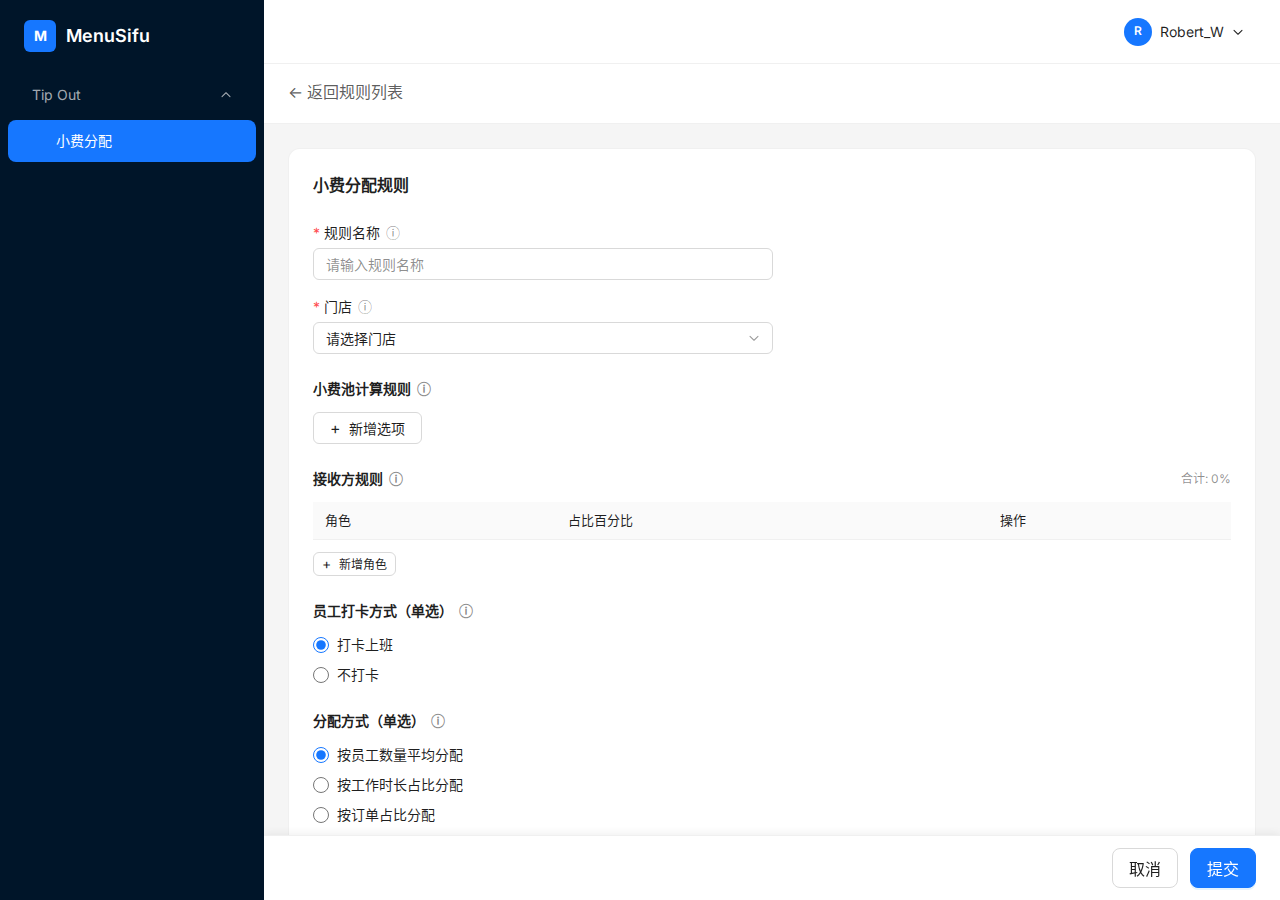
<file: TipOut/rule-add.html>
<!DOCTYPE html>
<html lang="zh-CN">
<head>
  <meta charset="UTF-8">
  <meta name="viewport" content="width=device-width, initial-scale=1.0">
  <title>新增小费分配规则 - TipOut</title>
  <link rel="stylesheet" href="common.css">
  <style>
    .page-card {
      background: #fff; border-radius: 12px; padding: 24px;
      border: 1px solid rgba(0,0,0,0.06);
    }
    .page-title { font-size: 16px; font-weight: 600; margin-bottom: 24px; }
    .form-section { margin-bottom: 24px; }
    .form-section-title {
      font-size: 14px; font-weight: 600; margin-bottom: 12px;
      display: flex; align-items: center; gap: 8px;
    }

    /* Tip Pool Rule Card */
    .pool-rule-card {
      border: 1px solid rgba(0,0,0,0.06); border-radius: 10px;
      overflow: hidden; margin-bottom: 16px;
    }
    .pool-rule-header {
      padding: 16px 24px; background: rgba(0,0,0,0.02);
      border-bottom: 1px solid rgba(0,0,0,0.06);
      display: flex; align-items: center; justify-content: space-between; gap: 16px;
    }
    .pool-rule-header .pool-rule-label { font-weight: 500; font-size: 14px; display: flex; align-items: center; gap: 8px; flex-wrap: wrap; }
    .pool-rule-header .pool-rule-label .num { color: var(--primary); font-weight: 600; margin-right: 4px; }
    .pool-rule-type-tag {
      display: inline-block; padding: 2px 8px; border-radius: 4px; font-size: 12px; font-weight: 500;
      background: rgba(22,119,255,0.1); color: var(--primary);
    }
    .pool-rule-type-tag.sales { background: rgba(82,196,26,0.12); color: #389e0d; }
    .pool-rule-type-tag.tips { background: rgba(22,119,255,0.1); color: var(--primary); }
    .pool-rule-type-tag.surcharge { background: rgba(250,173,20,0.15); color: #d48806; }
    .pool-rule-type-tag.manual { background: rgba(114,46,209,0.12); color: #531dab; }
    .pool-rule-type-tag.custom { background: rgba(0,0,0,0.06); color: var(--text-secondary); }
    .pool-rule-conditions {
      padding: 10px 24px 14px; font-size: 13px; color: var(--text-secondary);
      border-top: 1px solid rgba(0,0,0,0.04); background: rgba(0,0,0,0.01);
    }
    .pool-rule-conditions .cond-label { color: var(--text-tertiary); margin-right: 6px; }
    .pool-rule-conditions .cond-text { color: var(--text-secondary); }
    .pool-rule-conditions.empty .cond-text { color: var(--text-tertiary); font-style: italic; }
    .pool-rule-body {
      padding: 16px 24px; display: flex; align-items: center; gap: 16px; flex-wrap: wrap;
    }
    .pool-rule-body .field-group {
      display: flex; align-items: center; gap: 8px;
    }
    .pool-rule-body .field-label { font-size: 13px; color: var(--text-secondary); white-space: nowrap; }
    .pool-rule-body input[type="number"] {
      width: 80px; height: 32px; padding: 4px 8px; border: 1px solid var(--border-color);
      border-radius: var(--radius-md); font-size: 14px; text-align: center;
    }
    .pool-rule-body input[type="number"]:focus {
      border-color: var(--primary); outline: none; box-shadow: 0 0 0 2px rgba(22,119,255,0.1);
    }

    /* Receiver Rule Table */
    .receiver-table { width: 100%; border-collapse: collapse; margin-bottom: 12px; }
    .receiver-table th {
      text-align: left; padding: 8px 12px; font-size: 13px; font-weight: 500;
      border-bottom: 1px solid var(--border-light); background: rgba(0,0,0,0.02);
    }
    .receiver-table td {
      padding: 8px 12px; border-bottom: 1px solid var(--border-light); font-size: 13px;
    }
    .receiver-table input[type="number"] {
      width: 60px; height: 28px; padding: 2px 8px; border: 1px solid var(--border-color);
      border-radius: var(--radius-sm); font-size: 13px; text-align: center;
    }
    .receiver-table input[type="number"]:focus {
      border-color: var(--primary); outline: none;
    }
    .receiver-secondary-block td { border-bottom: 1px solid var(--border-light); vertical-align: top; }
    .receiver-sub-table { width: 100%; max-width: 640px; border-collapse: collapse; margin-top: 4px; }
    .receiver-sub-table th { font-size: 12px; font-weight: 500; padding: 6px 8px; text-align: left; color: var(--text-secondary); border-bottom: 1px solid var(--border-light); }
    .receiver-sub-table td { padding: 8px; font-size: 13px; border-bottom: 1px solid rgba(0,0,0,0.04); }

    .radio-group { display: flex; flex-direction: column; gap: 8px; }
    .radio-item {
      display: flex; align-items: center; gap: 8px; font-size: 14px; cursor: pointer;
    }
    .radio-item input[type="radio"] {
      width: 16px; height: 16px; accent-color: var(--primary);
    }

    .add-option-dropdown {
      position: relative; display: inline-block;
    }
    .add-option-menu {
      position: absolute; top: 100%; left: 0; margin-top: 4px;
      background: #fff; border-radius: var(--radius-lg); padding: 4px;
      box-shadow: var(--shadow-md); min-width: 160px; z-index: 10;
      display: none;
    }
    .add-option-menu.show { display: block; }
    .add-option-menu-item {
      padding: 8px 12px; cursor: pointer; border-radius: var(--radius-sm);
      font-size: 13px; transition: background 0.2s;
    }
    .add-option-menu-item:hover { background: rgba(0,0,0,0.04); }
    .add-option-menu-item.disabled {
      color: var(--text-tertiary); pointer-events: none; opacity: 0.5;
    }
    .weight-link.disabled {
      color: var(--text-tertiary); cursor: not-allowed; pointer-events: none; opacity: 0.6;
    }
    .field-desc-wrap { display: inline-flex; align-items: center; gap: 4px; }
    .field-desc-icon {
      cursor: pointer; color: var(--text-tertiary); font-size: 14px; width: 18px; height: 18px;
      display: inline-flex; align-items: center; justify-content: center; border-radius: 50%;
      transition: color 0.2s, background 0.2s; flex-shrink: 0;
    }
    .field-desc-icon:hover { color: var(--primary); background: rgba(22,119,255,0.08); }
    .field-desc-icon.has-desc { color: var(--primary); }
    .field-desc-tooltip {
      position: fixed; max-width: 320px; padding: 10px 12px; font-size: 13px; line-height: 1.5;
      background: var(--bg-elevated, #fff); border: 1px solid var(--border-color, rgba(0,0,0,0.1));
      border-radius: var(--radius-sm); box-shadow: var(--shadow-md, 0 4px 12px rgba(0,0,0,0.12));
      z-index: 3000; white-space: pre-wrap; word-break: break-word; pointer-events: none;
      display: none;
    }
    .field-desc-tooltip.show { display: block; }

    .condition-card {
      border: 1px solid rgba(0,0,0,0.06); border-radius: 10px;
      margin-bottom: 16px; overflow: hidden;
    }
    .condition-card-header {
      padding: 12px 16px; background: rgba(0,0,0,0.02);
      border-bottom: 1px solid rgba(0,0,0,0.06);
      display: flex; align-items: center; justify-content: space-between;
    }
    .condition-card-header .label { font-weight: 500; font-size: 14px; }
    .condition-card-body { padding: 16px; }

    #salesDrawer .drawer-body,
    #tipsDrawer .drawer-body,
    #surchargeDrawer .drawer-body { overflow-y: auto; min-height: 0; }
    #salesDrawer .condition-card,
    #tipsDrawer .condition-card,
    #surchargeDrawer .condition-card { overflow: visible; }
    #salesDrawer .multi-select-dropdown,
    #tipsDrawer .multi-select-dropdown,
    #surchargeDrawer .multi-select-dropdown { z-index: 1100; }

    .page-actions {
      position: fixed; bottom: 0; right: 0; left: 264px; z-index: 40;
      display: flex; justify-content: flex-end; gap: 12px; padding: 12px 24px;
      background: #fff; border-top: 1px solid var(--border-light);
      box-shadow: 0 -2px 8px rgba(0,0,0,0.06);
    }
    .content-area { padding-bottom: 72px; }
    @media (max-width: 768px) { .page-actions { left: 0; } }

    /* Multi-Select Dropdown */
    .multi-select { position: relative; }
    .multi-select-input {
      display: flex; align-items: center; min-height: 32px;
      padding: 2px 32px 2px 4px; border: 1px solid var(--border-color);
      border-radius: var(--radius-md); background: #fff; cursor: pointer;
      transition: border-color 0.2s; position: relative;
    }
    .multi-select-input:hover { border-color: var(--primary); }
    .multi-select.open .multi-select-input {
      border-color: var(--primary); box-shadow: 0 0 0 2px rgba(22,119,255,0.1);
    }
    .multi-select-arrow {
      position: absolute; right: 10px; top: 50%; transform: translateY(-50%);
      transition: transform 0.2s; pointer-events: none; flex-shrink: 0;
    }
    .multi-select.open .multi-select-arrow { transform: translateY(-50%) rotate(180deg); }
    .multi-select-tags {
      display: flex; flex-wrap: wrap; gap: 4px; flex: 1; min-height: 24px;
      align-items: center;
    }
    .multi-select-tag {
      display: inline-flex; align-items: center; gap: 2px;
      padding: 1px 8px; background: #f5f5f5; border: 1px solid var(--border-light);
      border-radius: var(--radius-sm); font-size: 12px; line-height: 20px;
      white-space: nowrap; max-width: 140px; overflow: hidden; text-overflow: ellipsis;
    }
    .multi-select-tag i {
      font-style: normal; cursor: pointer; color: var(--text-tertiary);
      margin-left: 2px; font-size: 13px; line-height: 1;
    }
    .multi-select-tag i:hover { color: var(--text-primary); }
    .multi-select-dropdown {
      display: none; position: absolute; top: calc(100% + 4px); left: 0; right: 0;
      background: #fff; border-radius: var(--radius-lg); padding: 4px;
      box-shadow: var(--shadow-md); z-index: 20; max-height: 240px; overflow-y: auto;
    }
    .multi-select.open .multi-select-dropdown { display: block; }
    .multi-select-option {
      display: flex; align-items: center; gap: 8px;
      padding: 6px 12px; border-radius: var(--radius-sm); cursor: pointer;
      font-size: 13px; transition: background 0.15s;
    }
    .multi-select-option:hover { background: rgba(0,0,0,0.04); }
    .multi-select-option input[type="checkbox"] {
      width: 14px; height: 14px; accent-color: var(--primary); cursor: pointer;
    }
    .multi-select-placeholder {
      color: var(--text-tertiary); font-size: 13px; padding: 0 4px;
    }

    /* Weight Modal Table */
    .weight-table { width: 100%; border-collapse: collapse; }
    .weight-table th {
      text-align: left; padding: 10px 12px; font-size: 13px; font-weight: 500;
      border-bottom: 1px solid var(--border-light);
    }
    .weight-table td {
      padding: 10px 12px; border-bottom: 1px solid var(--border-light); font-size: 13px;
    }
    .weight-table input[type="number"] {
      width: 80px; height: 28px; padding: 2px 8px; border: 1px solid var(--border-color);
      border-radius: var(--radius-sm); font-size: 13px;
    }

    /* Drawer Form */
    .drawer-form-group { margin-bottom: 16px; }
    .drawer-form-label {
      font-size: 13px; color: var(--text-secondary); margin-bottom: 6px; display: block;
      white-space: nowrap;
    }
    .drawer-form-row {
      display: flex; align-items: center; gap: 8px;
    }
    .drawer-form-row label { font-size: 13px; color: var(--text-secondary); white-space: nowrap; min-width: 80px; }
  </style>
</head>
<body>
  <div class="layout">
    <!-- Sidebar -->
    <aside class="sidebar">
      <div class="sidebar-logo">
        <div class="logo-icon">M</div>
        <span class="logo-text">MenuSifu</span>
      </div>
      <nav class="sidebar-menu">
        <div class="sidebar-submenu-title open" onclick="this.classList.toggle('open');this.nextElementSibling.style.maxHeight=this.classList.contains('open')?'200px':'0'">
          <span>Tip Out</span>
          <svg class="arrow" width="12" height="12" viewBox="0 0 12 12" fill="currentColor"><path d="M6 8.825a.5.5 0 0 1-.354-.146l-4-4a.5.5 0 0 1 .708-.708L6 7.617l3.646-3.646a.5.5 0 0 1 .708.708l-4 4A.5.5 0 0 1 6 8.825z"/></svg>
        </div>
        <div class="sidebar-submenu-items" style="max-height:200px">
          <a href="index.html" class="sidebar-menu-item active">小费分配</a>
        </div>
      </nav>
    </aside>

    <div class="mobile-overlay"></div>

    <div class="main-content">
      <header class="header">
        <div class="header-left">
          <button class="mobile-menu-btn" onclick="toggleSidebar()">☰</button>
        </div>
        <div class="header-right">
          <div class="header-user">
            <div class="avatar">R</div>
            <span>Robert_W</span>
            <svg width="12" height="12" viewBox="0 0 12 12" fill="currentColor"><path d="M6 8.825a.5.5 0 0 1-.354-.146l-4-4a.5.5 0 0 1 .708-.708L6 7.617l3.646-3.646a.5.5 0 0 1 .708.708l-4 4A.5.5 0 0 1 6 8.825z"/></svg>
          </div>
        </div>
      </header>

      <div class="page-tabs">
        <a href="rules.html" class="page-tab" style="color:var(--text-secondary)">← 返回规则列表</a>
      </div>

      <div class="content-area">
        <div class="page-card">
          <div class="page-title" id="pageTitle">小费分配规则</div>

          <!-- Rule Name -->
          <div class="form-section">
            <div class="form-group">
              <label class="form-label"><span class="required">*</span>规则名称 <span class="field-desc-wrap" data-field-id="ruleName"><span class="field-desc-icon" data-field-id="ruleName" data-label="规则名称" onclick="event.preventDefault();openFieldDescEditor('ruleName','规则名称')" title="点击编辑字段说明">ⓘ</span></span></label>
              <input type="text" id="ruleName" class="form-control" placeholder="请输入规则名称" style="max-width:460px">
            </div>
            <div class="form-group">
              <label class="form-label"><span class="required">*</span>门店 <span class="field-desc-wrap" data-field-id="store"><span class="field-desc-icon" data-field-id="store" data-label="门店" onclick="event.preventDefault();openFieldDescEditor('store','门店')" title="点击编辑字段说明">ⓘ</span></span></label>
              <select id="storeSelect" class="form-control" style="max-width:460px">
                <option value="">请选择门店</option>
                <option value="Golden Dragon Chinese Kitchen - Dallas, TX 75231">Golden Dragon Chinese Kitchen - Dallas, TX 75231</option>
                <option value="Sakura Sushi & Ramen House - Dallas, TX 75247">Sakura Sushi & Ramen House - Dallas, TX 75247</option>
                <option value="El Fuego Tex-Mex Grill - Plano, TX 75074">El Fuego Tex-Mex Grill - Plano, TX 75074</option>
              </select>
            </div>
          </div>

          <!-- Tip Pool Calculation Rules -->
          <div class="form-section">
            <div class="form-section-title">
              <span class="field-desc-wrap" data-field-id="poolRules">小费池计算规则 <span class="field-desc-icon" data-field-id="poolRules" data-label="小费池计算规则" onclick="event.preventDefault();openFieldDescEditor('poolRules','小费池计算规则')" title="点击编辑字段说明">ⓘ</span></span>
            </div>

            <div id="poolRulesContainer"></div>

            <!-- Add Option -->
            <div class="add-option-dropdown">
              <button class="btn" onclick="toggleAddMenu()" id="addMenuBtn">
                <span style="font-size:16px">+</span> 新增选项
              </button>
              <div class="add-option-menu" id="addOptionMenu">
                <div class="add-option-menu-item" data-type="sales" onclick="addPoolRule('sales')">销售额</div>
                <div class="add-option-menu-item" data-type="tips" onclick="addPoolRule('tips')">小费</div>
                <div class="add-option-menu-item" data-type="surcharge" onclick="addPoolRule('surcharge')">加收服务费</div>
                <div class="add-option-menu-item" data-type="manual" onclick="addPoolRule('manual')">手动上报小费</div>
                <div class="add-option-menu-item" data-type="custom" onclick="addPoolRule('custom')">自定义小费</div>
              </div>
            </div>
          </div>

          <!-- Deduction Rules -->
          <div class="form-section" id="deductRulesSection" style="display:none">
            <div class="form-section-title"><span class="field-desc-wrap" data-field-id="deductRoles">扣除方规则 <span class="field-desc-icon" data-field-id="deductRoles" data-label="扣除方规则" onclick="event.preventDefault();openFieldDescEditor('deductRoles','扣除方规则')" title="点击编辑字段说明">ⓘ</span></span></div>
            <div class="form-group">
              <label class="form-label"><span class="field-desc-wrap" data-field-id="deductRoleSelect">按照角色选择（多选） <span class="field-desc-icon" data-field-id="deductRoleSelect" data-label="按照角色选择" onclick="event.preventDefault();openFieldDescEditor('deductRoleSelect','按照角色选择')" title="点击编辑字段说明">ⓘ</span></span></label>
              <div class="multi-select" id="deductRoleSelect" style="max-width:460px">
                <div class="multi-select-input" onclick="toggleMultiSelect('deductRoleSelect')">
                  <div class="multi-select-tags">
                    <span class="multi-select-placeholder">请选择角色</span>
                  </div>
                  <svg class="multi-select-arrow" width="12" height="12" viewBox="0 0 12 12" fill="#999"><path d="M6 8.825a.5.5 0 0 1-.354-.146l-4-4a.5.5 0 0 1 .708-.708L6 7.617l3.646-3.646a.5.5 0 0 1 .708.708l-4 4A.5.5 0 0 1 6 8.825z"/></svg>
                </div>
                <div class="multi-select-dropdown">
                  <label class="multi-select-option"><input type="checkbox" value="Assistant Manager"> Assistant Manager</label>
                  <label class="multi-select-option"><input type="checkbox" value="Bartender"> Bartender</label>
                  <label class="multi-select-option"><input type="checkbox" value="Busser"> Busser</label>
                  <label class="multi-select-option"><input type="checkbox" value="Cashier"> Cashier</label>
                  <label class="multi-select-option"><input type="checkbox" value="Driver"> Driver</label>
                  <label class="multi-select-option"><input type="checkbox" value="Host"> Host</label>
                  <label class="multi-select-option"><input type="checkbox" value="Manager"> Manager</label>
                  <label class="multi-select-option"><input type="checkbox" value="Runner"> Runner</label>
                  <label class="multi-select-option"><input type="checkbox" value="Server"> Server</label>
                  <label class="multi-select-option"><input type="checkbox" value="Shift Lead"> Shift Lead</label>
                  <label class="multi-select-option"><input type="checkbox" value="Trainee"> Trainee</label>
                  <label class="multi-select-option"><input type="checkbox" value="Waiter"> Waiter</label>
                </div>
              </div>
            </div>
          </div>

          <!-- Receiver Rules -->
          <div class="form-section">
            <div class="form-section-title">
              <span class="field-desc-wrap" data-field-id="receiverRules">接收方规则 <span class="field-desc-icon" data-field-id="receiverRules" data-label="接收方规则" onclick="event.preventDefault();openFieldDescEditor('receiverRules','接收方规则')" title="点击编辑字段说明">ⓘ</span></span>
              <span style="font-size:12px;color:var(--text-tertiary);font-weight:400;margin-left:auto">合计: <span id="totalPercent">0</span>%</span>
            </div>
            <table class="receiver-table" id="receiverTable">
              <thead>
                <tr>
                  <th>角色</th>
                  <th>占比百分比</th>
                  <th>操作</th>
                </tr>
              </thead>
              <tbody id="receiverTableBody">
              </tbody>
            </table>
            <button class="btn btn-sm" onclick="addReceiverRow()">
              <span style="font-size:14px">+</span> 新增角色
            </button>
          </div>

          <!-- Clock-in Method -->
          <div class="form-section">
            <div class="form-section-title"><span class="field-desc-wrap" data-field-id="clockin">员工打卡方式（单选） <span class="field-desc-icon" data-field-id="clockin" data-label="员工打卡方式" onclick="event.preventDefault();openFieldDescEditor('clockin','员工打卡方式')" title="点击编辑字段说明">ⓘ</span></span></div>
            <div class="radio-group">
              <label class="radio-item">
                <input type="radio" name="clockin" value="clock" checked onchange="updateDistributionOptions()"> 打卡上班
              </label>
              <label class="radio-item">
                <input type="radio" name="clockin" value="noclock" onchange="updateDistributionOptions()"> 不打卡
              </label>
            </div>
          </div>

          <!-- Distribution Method -->
          <div class="form-section">
            <div class="form-section-title"><span class="field-desc-wrap" data-field-id="distribution">分配方式（单选） <span class="field-desc-icon" data-field-id="distribution" data-label="分配方式" onclick="event.preventDefault();openFieldDescEditor('distribution','分配方式')" title="点击编辑字段说明">ⓘ</span></span></div>
            <div class="radio-group">
              <label class="radio-item">
                <input type="radio" name="distribution" value="average" checked> 按员工数量平均分配
              </label>
              <label class="radio-item">
                <input type="radio" name="distribution" value="hours"> 按工作时长占比分配
              </label>
              <label class="radio-item" id="distributionOrdersRow">
                <input type="radio" name="distribution" value="orders"> 按订单占比分配
              </label>
            </div>
          </div>

          <!-- Employee Weight -->
          <!-- 
          <div class="form-section">
            <div class="form-section-title">员工权重</div>
            <div class="radio-group">
              <label class="radio-item">
                <input type="radio" name="weight" value="set" onchange="toggleWeightBtn(true)"> 设置
              </label>
              <label class="radio-item">
                <input type="radio" name="weight" value="unset" checked onchange="toggleWeightBtn(false)"> 不设置
              </label>
            </div>
            <div id="weightBtnArea" style="margin-top:8px;display:none">
              <button class="btn" onclick="openModal('weightModal')">设置员工权重</button>
            </div>
          </div>
          -->

        </div>
      </div>

      <div class="page-actions">
        <button class="btn btn-lg" onclick="cancelRule()">取消</button>
        <button class="btn btn-primary btn-lg" onclick="submitRule()">提交</button>
      </div>
    </div>
  </div>

  <!-- Field Description Edit Modal -->
  <div class="modal-overlay" id="fieldDescModal">
    <div class="modal" style="width:420px">
      <div class="modal-header">
        <h3>字段说明</h3>
        <button class="modal-close" onclick="closeModal('fieldDescModal')">×</button>
      </div>
      <div class="modal-body">
        <p id="fieldDescModalLabel" style="font-size:13px;color:var(--text-secondary);margin-bottom:8px"></p>
        <textarea id="fieldDescModalText" class="form-control" rows="4" placeholder="输入该字段的定义、逻辑说明，便于开发理解..." style="resize:vertical;min-height:80px"></textarea>
      </div>
      <div class="modal-footer">
        <button class="btn" onclick="closeModal('fieldDescModal')">取消</button>
        <button class="btn btn-primary" onclick="saveFieldDesc()">保存</button>
      </div>
    </div>
  </div>
  <div id="fieldDescTooltip" class="field-desc-tooltip"></div>

  <!-- Employee Weight Modal -->
  <div class="modal-overlay" id="weightModal">
    <div class="modal" style="width:520px">
      <div class="modal-header">
        <h3>员工权重</h3>
        <button class="modal-close" onclick="closeModal('weightModal')">×</button>
      </div>
      <div class="modal-body">
        <table class="weight-table">
          <thead>
            <tr>
              <th style="width:30%">角色</th>
              <th style="width:35%">员工姓名</th>
              <th style="width:35%">员工权重</th>
            </tr>
          </thead>
          <tbody id="weightModalBody"></tbody>
        </table>
        <div id="weightModalEmpty" style="display:none;padding:24px;text-align:center;color:var(--text-tertiary)">请先在接收方规则中选择角色</div>
      </div>
      <div class="modal-footer">
        <button class="btn" onclick="closeModal('weightModal')">取消</button>
        <button class="btn btn-primary" onclick="saveWeight()">确认</button>
      </div>
    </div>
  </div>

  <!-- Sales Value Conditions Drawer -->
  <div class="drawer-overlay" id="salesDrawer-overlay"></div>
  <div class="drawer" id="salesDrawer">
    <div class="drawer-header">
      <h3>设置取值条件</h3>
      <button class="modal-close" onclick="closeDrawer('salesDrawer')">×</button>
    </div>
    <div class="drawer-body">
      <div id="salesConditionsContainer"></div>
      <div class="add-option-dropdown">
        <button class="btn" type="button" onclick="toggleAddConditionMenu('salesDrawer')">
          <span style="font-size:16px">+</span> 新增条件
        </button>
        <div class="add-option-menu" id="salesConditionMenu">
          <div class="add-option-menu-item" data-type="role" onclick="addSalesCondition('role')">角色</div>
          <div class="add-option-menu-item" data-type="area" onclick="addSalesCondition('area')">订单区域</div>
          <div class="add-option-menu-item" data-type="orderType" onclick="addSalesCondition('orderType')">订单类型</div>
          <div class="add-option-menu-item" data-type="menu" onclick="addSalesCondition('menu')">菜单</div>
          <div class="add-option-menu-item" data-type="revenueType" onclick="addSalesCondition('revenueType')">营业额类型</div>
          <div class="add-option-menu-item" data-type="hours" onclick="addSalesCondition('hours')">营业时间</div>
        </div>
      </div>
    </div>
    <div class="drawer-footer">
      <button class="btn" onclick="closeDrawer('salesDrawer')">取消</button>
      <button class="btn btn-primary" onclick="saveSalesCondition()">提交</button>
    </div>
  </div>

  <!-- Surcharge Value Conditions Drawer -->
  <div class="drawer-overlay" id="surchargeDrawer-overlay"></div>
  <div class="drawer" id="surchargeDrawer">
    <div class="drawer-header">
      <h3>加收服务费取值条件</h3>
      <button class="modal-close" onclick="closeDrawer('surchargeDrawer')">×</button>
    </div>
    <div class="drawer-body">
      <div id="surchargeConditionsContainer"></div>
      <div class="add-option-dropdown">
        <button class="btn" type="button" onclick="toggleAddConditionMenu('surchargeDrawer')">
          <span style="font-size:16px">+</span> 新增条件
        </button>
        <div class="add-option-menu" id="surchargeConditionMenu">
          <div class="add-option-menu-item" data-type="role" onclick="addSurchargeCondition('role')">角色</div>
          <div class="add-option-menu-item" data-type="area" onclick="addSurchargeCondition('area')">订单区域</div>
          <div class="add-option-menu-item" data-type="orderType" onclick="addSurchargeCondition('orderType')">订单类型</div>
          <div class="add-option-menu-item" data-type="hours" onclick="addSurchargeCondition('hours')">营业时间段</div>
          <div class="add-option-menu-item" data-type="tipType" onclick="addSurchargeCondition('tipType')">小费类型</div>
        </div>
      </div>
    </div>
    <div class="drawer-footer">
      <button class="btn" onclick="closeDrawer('surchargeDrawer')">取消</button>
      <button class="btn btn-primary" onclick="saveSurchargeCondition()">提交</button>
    </div>
  </div>

  <!-- Tips Value Conditions Drawer -->
  <div class="drawer-overlay" id="tipsDrawer-overlay"></div>
  <div class="drawer" id="tipsDrawer">
    <div class="drawer-header">
      <h3>设置取值条件</h3>
      <button class="modal-close" onclick="closeDrawer('tipsDrawer')">×</button>
    </div>
    <div class="drawer-body">
      <div id="tipsConditionsContainer"></div>
      <div class="add-option-dropdown">
        <button class="btn" type="button" onclick="toggleAddConditionMenu('tipsDrawer')">
          <span style="font-size:16px">+</span> 新增条件
        </button>
        <div class="add-option-menu" id="tipsConditionMenu">
          <div class="add-option-menu-item" data-type="role" onclick="addTipsCondition('role')">角色</div>
          <div class="add-option-menu-item" data-type="area" onclick="addTipsCondition('area')">订单区域</div>
          <div class="add-option-menu-item" data-type="orderType" onclick="addTipsCondition('orderType')">订单类型</div>
          <div class="add-option-menu-item" data-type="hours" onclick="addTipsCondition('hours')">营业时间段</div>
          <div class="add-option-menu-item" data-type="tipType" onclick="addTipsCondition('tipType')">小费类型</div>
          <div class="add-option-menu-item" data-type="containsProduct" onclick="addTipsCondition('containsProduct')">订单需包含商品</div>
        </div>
      </div>
    </div>
    <div class="drawer-footer">
      <button class="btn" onclick="closeDrawer('tipsDrawer')">取消</button>
      <button class="btn btn-primary" onclick="saveTipsCondition()">提交</button>
    </div>
  </div>

  <script src="common.js"></script>
  <script src="ruleData.js"></script>
  <script>
    var poolRuleCounter = { sales: 0, tips: 0, surcharge: 0 };
    var poolRuleConditions = {};
    const existingRules = { sales: false, tips: false, surcharge: false, manual: false, custom: false };

    var FIELD_DESC_STORAGE_KEY = 'ruleAddFieldDesc';
    function getFieldDesc(fieldId) {
      try {
        var raw = localStorage.getItem(FIELD_DESC_STORAGE_KEY);
        if (!raw) return '';
        var obj = JSON.parse(raw);
        return (obj && obj[fieldId]) ? String(obj[fieldId]) : '';
      } catch (e) { return ''; }
    }
    function setFieldDesc(fieldId, text) {
      try {
        var raw = localStorage.getItem(FIELD_DESC_STORAGE_KEY);
        var obj = raw ? JSON.parse(raw) : {};
        obj[fieldId] = text ? String(text).trim() : '';
        if (!obj[fieldId]) delete obj[fieldId];
        localStorage.setItem(FIELD_DESC_STORAGE_KEY, JSON.stringify(obj));
      } catch (e) {}
    }
    var fieldDescEditingId = null;
    function openFieldDescEditor(fieldId, labelText) {
      fieldDescEditingId = fieldId;
      document.getElementById('fieldDescModalLabel').textContent = '字段：' + (labelText || fieldId);
      document.getElementById('fieldDescModalText').value = getFieldDesc(fieldId);
      if (typeof openModal === 'function') openModal('fieldDescModal');
    }
    function saveFieldDesc() {
      if (!fieldDescEditingId) return;
      var text = document.getElementById('fieldDescModalText').value.trim();
      setFieldDesc(fieldDescEditingId, text);
      var icon = document.querySelector('.field-desc-icon[data-field-id="' + fieldDescEditingId + '"]');
      if (icon) icon.classList.toggle('has-desc', !!text);
      fieldDescEditingId = null;
      if (typeof closeModal === 'function') closeModal('fieldDescModal');
      showNotification('说明已保存');
    }
    var fieldDescTooltipEl = null;
    var fieldDescTooltipTimer = null;
    function showFieldDescTooltip(e, fieldId) {
      var text = getFieldDesc(fieldId);
      if (!text) return;
      fieldDescTooltipEl = document.getElementById('fieldDescTooltip');
      if (!fieldDescTooltipEl) return;
      fieldDescTooltipEl.textContent = text;
      fieldDescTooltipEl.classList.add('show');
      fieldDescTooltipEl.dataset.forField = fieldId;
      var x = e.clientX, y = e.clientY;
      fieldDescTooltipEl.style.left = (x + 12) + 'px';
      fieldDescTooltipEl.style.top = (y + 8) + 'px';
    }
    function initFieldDescTooltip() {
      document.querySelectorAll('.field-desc-icon').forEach(function(icon) {
        if (getFieldDesc(icon.dataset.fieldId)) icon.classList.add('has-desc');
      });
      document.addEventListener('mouseover', function(e) {
        var icon = e.target.closest('.field-desc-icon');
        var wrap = e.target.closest('.field-desc-wrap');
        if (icon && icon.dataset.fieldId) showFieldDescTooltip(e, icon.dataset.fieldId);
        else if (wrap && wrap.dataset.fieldId) showFieldDescTooltip(e, wrap.dataset.fieldId);
      });
      document.addEventListener('mouseout', function(e) {
        var related = e.relatedTarget;
        if (related && (related.closest('.field-desc-wrap') || related.closest('#fieldDescTooltip'))) return;
        hideFieldDescTooltip();
      });
    }
    function hideFieldDescTooltip() {
      var el = document.getElementById('fieldDescTooltip');
      if (el) el.classList.remove('show');
    }

    var roleEmployees = {
      'Assistant Manager': ['Jessica Martinez'],
      'Server': ['Maria Garcia', 'Jason Chen', 'Emily Watson', 'Diego Ramirez'],
      'Bartender': ['Mike Johnson', 'Sarah Kim'],
      'Busser': ['Carlos Lopez', 'Tyler Brown'],
      'Cashier': ['Linda Nguyen', 'Amy Zhang'],
      'Host': ['Rachel Scott', 'Kevin Park'],
      'Runner': ['Daniel Ortiz', 'Chris Lee'],
      'Shift Lead': ['Jessica Martinez']
    };

    // Parse URL for edit mode
    function getEditParams() {
      var params = {};
      var s = (location.search || '').slice(1);
      s.split('&').forEach(function(p) {
        var kv = p.split('=');
        if (kv[0] && kv[1]) params[kv[0]] = decodeURIComponent(kv[1]);
      });
      return params;
    }

    // Load rule into form (edit mode)
    function loadRuleForEdit(rule) {
      document.getElementById('ruleName').value = rule.ruleName || '';
      var storeSel = document.getElementById('storeSelect');
      storeSel.value = rule.store || '';
      var firstPoolId = null;
      var typeCounters = {};
      (rule.poolRules || []).forEach(function(pr) {
        var rid = pr.id;
        if (!rid) {
          rid = (pr.type === 'sales' || pr.type === 'tips' || pr.type === 'surcharge')
            ? pr.type + '_' + ((typeCounters[pr.type] = (typeCounters[pr.type] || 0) + 1))
            : pr.type;
        }
        if (rid.indexOf('_') >= 0) {
          var p = parseInt(rid.split('_')[1], 10);
          if (!isNaN(p) && pr.type in poolRuleCounter) {
            poolRuleCounter[pr.type] = Math.max(poolRuleCounter[pr.type] || 0, p);
          }
        }
        var opt = { id: rid, name: pr.name, pct: pr.pct, amount: pr.amount };
        addPoolRule(pr.type, opt);
        if (!firstPoolId) firstPoolId = rid;
        if (pr.conditions && typeof pr.conditions === 'object') {
          poolRuleConditions[rid] = pr.conditions;
        } else if (pr.type === 'sales' && rule.salesConditions && Object.keys(rule.salesConditions).length > 0) {
          poolRuleConditions[rid] = rule.salesConditions;
        } else if (pr.type === 'tips' && rule.tipsConditions && Object.keys(rule.tipsConditions).length > 0) {
          poolRuleConditions[rid] = rule.tipsConditions;
        } else if (pr.type === 'surcharge' && rule.surchargeConditions && typeof rule.surchargeConditions === 'object' && Object.keys(rule.surchargeConditions).length > 0) {
          poolRuleConditions[rid] = rule.surchargeConditions;
        }
      });
      updateDeductRulesVisibility();
      (rule.poolRules || []).forEach(function(pr) {
        var rid = pr.id || pr.type;
        var card = document.getElementById('rule-' + rid);
        if (card) {
        if (pr.type === 'custom') {
          var amtInp = card.querySelector('input.pool-custom-amount');
          var pctInp = card.querySelector('input.pool-custom-pct');
          var nameInp = card.querySelector('.pool-rule-name');
          if (amtInp) amtInp.value = pr.amount != null ? pr.amount : 0;
          if (pctInp) pctInp.value = pr.pct != null ? pr.pct : 100;
          if (nameInp && pr.name) nameInp.value = pr.name;
        } else {
            var nameInp = card.querySelector('.pool-rule-name');
            var inp = card.querySelector('input[type="number"]:not(.pool-custom-amount):not(.pool-custom-pct)');
            if (nameInp && pr.name) nameInp.value = pr.name;
            if (inp) inp.value = pr.pct != null ? pr.pct : 100;
          }
        }
      });
      document.querySelectorAll('.pool-rule-card[data-rule-id]').forEach(function(card) {
        var rid = card.dataset.ruleId;
        if (poolRuleConditions[rid]) updatePoolRuleConditionDisplay(rid);
      });
      var dist = document.querySelector('input[name="distribution"][value="' + (rule.distribution || 'average') + '"]');
      if (dist) dist.checked = true;
      var clock = document.querySelector('input[name="clockin"][value="' + (rule.clockin || 'clock') + '"]');
      if (clock) clock.checked = true;
      updateDistributionOptions();
      // Deduct roles
      var deductContainer = document.getElementById('deductRoleSelect');
      deductContainer.querySelectorAll('input[type="checkbox"]').forEach(function(cb) {
        cb.checked = (rule.deductRoles || []).indexOf(cb.value) !== -1;
      });
      refreshMultiTags('deductRoleSelect');
      // Receivers - add rows then populate
      var receivers = rule.receivers || [];
      receivers.forEach(function(rec) {
        addReceiverRow({ pct: rec.pct, subReceivers: rec.subReceivers || [] });
      });
      var primaries = document.querySelectorAll('#receiverTableBody tr.receiver-primary-row');
      receivers.forEach(function(rec, idx) {
        if (idx < primaries.length) {
          var pr = primaries[idx];
          var roles = rec.roles || [];
          var ms = pr.querySelector('.receiver-role-select');
          if (ms && ms.id) {
            var container = document.getElementById(ms.id);
            if (container) {
              container.querySelectorAll('input[type="checkbox"]').forEach(function(cb) {
                cb.checked = roles.indexOf(cb.value) !== -1;
              });
              refreshMultiTags(ms.id);
            }
          }
          var pctInput = pr.querySelector('input[type="number"]');
          if (pctInput) pctInput.value = rec.pct || 0;
          var weights = rec.employeeWeights || {};
          try {
            pr.dataset.employeeWeights = JSON.stringify(weights);
          } catch (e) {}
          renderReceiverRowWeights(pr);
        }
      });
      calcTotal();
      document.querySelectorAll('#receiverTableBody tr.receiver-primary-row').forEach(function(tr) { updateReceiverRowWeightBtn(tr); });
      document.querySelectorAll('#receiverTableBody tr.receiver-sub-row').forEach(function(tr) { updateReceiverRowWeightBtn(tr); });
      updateAllReceiverRoleOptions();
      document.querySelectorAll('#receiverTableBody .receiver-sub-tbody').forEach(function(tb) { updateSubReceiversRoleOptions(tb); });
    }

    function updateAddMenu() {
      document.querySelectorAll('.add-option-menu-item').forEach(item => {
        const type = item.dataset.type;
        if (type === 'sales' || type === 'tips' || type === 'surcharge') {
          item.classList.remove('disabled');
        } else if (existingRules[type]) {
          item.classList.add('disabled');
        } else {
          item.classList.remove('disabled');
        }
      });
    }

    function toggleAddMenu() {
      const menu = document.getElementById('addOptionMenu');
      menu.classList.toggle('show');
      updateAddMenu();
    }

    document.addEventListener('click', function(e) {
      if (!e.target.closest('.add-option-dropdown')) {
        var am = document.getElementById('addOptionMenu');
        if (am) am.classList.remove('show');
        var sm = document.getElementById('salesConditionMenu');
        if (sm) sm.classList.remove('show');
        var tm = document.getElementById('tipsConditionMenu');
        if (tm) tm.classList.remove('show');
        var srm = document.getElementById('surchargeConditionMenu');
        if (srm) srm.classList.remove('show');
      }
    });

    var existingSalesConditions = {};
    var existingTipsConditions = {};
    var existingSurchargeConditions = {};

    function loadSalesConditionsForRule(ruleId) {
      var container = document.getElementById('salesConditionsContainer');
      if (!container) return;
      container.innerHTML = '';
      existingSalesConditions = {};
      var cond = poolRuleConditions[ruleId];
      if (cond && typeof cond === 'object') {
        Object.keys(cond).forEach(function(type) {
          if (type === 'employees') return;
          addSalesCondition(type, true);
          if (type === 'role') setSalesConditionValue(type, { role: cond.role || [], employees: cond.employees || [] });
          else setSalesConditionValue(type, cond[type]);
        });
      }
      if (!existingSalesConditions['revenueType']) {
        addSalesCondition('revenueType', true);
        if (cond && cond.revenueType) setSalesConditionValue('revenueType', cond.revenueType);
      }
      updateSalesConditionMenu();
    }
    function loadTipsConditionsForRule(ruleId) {
      var container = document.getElementById('tipsConditionsContainer');
      if (!container) return;
      container.innerHTML = '';
      existingTipsConditions = {};
      var cond = poolRuleConditions[ruleId];
      if (cond && typeof cond === 'object') {
        Object.keys(cond).forEach(function(type) {
          if (type === 'employees') return;
          if (type === 'containsAlcohol') return;
          addTipsCondition(type, true);
          if (type === 'role') setTipsConditionValue(type, { role: cond.role || [], employees: cond.employees || [] });
          else setTipsConditionValue(type, cond[type]);
        });
      }
      updateTipsConditionMenu();
    }
    function loadSurchargeConditionsForRule(ruleId) {
      var container = document.getElementById('surchargeConditionsContainer');
      if (!container) return;
      container.innerHTML = '';
      existingSurchargeConditions = {};
      var cond = poolRuleConditions[ruleId];
      if (cond && typeof cond === 'object' && !cond.types) {
        Object.keys(cond).forEach(function(type) {
          if (type === 'employees') return;
          addSurchargeCondition(type, true);
          if (type === 'role') setSurchargeConditionValue(type, { role: cond.role || [], employees: cond.employees || [] });
          else setSurchargeConditionValue(type, cond[type]);
        });
      }
      updateSurchargeConditionMenu();
    }
    function getEmployeesForSelectedRoles(roles) {
      var empMap = {};
      (roles || []).forEach(function(r) {
        (roleEmployees[r] || []).forEach(function(emp) {
          empMap[emp] = 1;
        });
      });
      return Object.keys(empMap);
    }
    function syncRoleEmployeeSelectAllState(employeeMs) {
      if (!employeeMs) return;
      var dropdown = employeeMs.querySelector('.multi-select-dropdown');
      if (!dropdown) return;
      var selectAllCb = dropdown.querySelector('.role-employee-select-all-cb');
      var employeeCbs = dropdown.querySelectorAll('input[type="checkbox"]:not(.role-employee-select-all-cb)');
      if (!selectAllCb || !employeeCbs.length) return;
      var checked = dropdown.querySelectorAll('input[type="checkbox"]:not(.role-employee-select-all-cb):checked');
      selectAllCb.checked = checked.length === employeeCbs.length && employeeCbs.length > 0;
      selectAllCb.indeterminate = checked.length > 0 && checked.length < employeeCbs.length;
    }
    function updateRoleConditionEmployeeOptions(roleMs, employeeMs) {
      if (!roleMs || !employeeMs) return;
      var roles = [];
      roleMs.querySelectorAll('input[type="checkbox"]:checked').forEach(function(cb) {
        roles.push(cb.value);
      });
      var employees = getEmployeesForSelectedRoles(roles);
      var dropdown = employeeMs.querySelector('.multi-select-dropdown');
      if (!dropdown) return;
      if (employees.length === 0) {
        dropdown.innerHTML = '<div class="multi-select-placeholder" style="padding:8px 12px">请先选择角色</div>';
        employeeMs.querySelectorAll('input[type="checkbox"]').forEach(function(cb) { cb.checked = false; });
      } else {
        var selectAllHtml = '<label class="multi-select-option role-employee-select-all"><input type="checkbox" class="role-employee-select-all-cb"> 全选</label>';
        var listHtml = employees.map(function(emp) {
          return '<label class="multi-select-option"><input type="checkbox" value="' + String(emp).replace(/"/g, '&quot;') + '"> ' + emp + '</label>';
        }).join('');
        dropdown.innerHTML = selectAllHtml + listHtml;
        syncRoleEmployeeSelectAllState(employeeMs);
      }
      if (employeeMs.id) refreshMultiTags(employeeMs.id);
    }
    var roleOptionsHtml = '<label class="multi-select-option"><input type="checkbox" value="Assistant Manager"> Assistant Manager</label>' +
      '<label class="multi-select-option"><input type="checkbox" value="Bartender"> Bartender</label>' +
      '<label class="multi-select-option"><input type="checkbox" value="Busser"> Busser</label>' +
      '<label class="multi-select-option"><input type="checkbox" value="Cashier"> Cashier</label>' +
      '<label class="multi-select-option"><input type="checkbox" value="Driver"> Driver</label>' +
      '<label class="multi-select-option"><input type="checkbox" value="Host"> Host</label>' +
      '<label class="multi-select-option"><input type="checkbox" value="Manager"> Manager</label>' +
      '<label class="multi-select-option"><input type="checkbox" value="Runner"> Runner</label>' +
      '<label class="multi-select-option"><input type="checkbox" value="Server"> Server</label>' +
      '<label class="multi-select-option"><input type="checkbox" value="Shift Lead"> Shift Lead</label>' +
      '<label class="multi-select-option"><input type="checkbox" value="Trainee"> Trainee</label>' +
      '<label class="multi-select-option"><input type="checkbox" value="Waiter"> Waiter</label>';
    var areaSelectHtml = '<option value="">请选择</option><option>全部</option><option>Main Dining</option><option>Bar Area</option><option>Patio</option><option>Private Room</option><option>Counter / To Go</option>';
    var orderTypeSelectHtml = '<option value="">请选择</option><option>全部</option><option>Dine In</option><option>Delivery</option><option>Pick Up</option><option>To Go</option><option>Online Order</option><option>Catering</option>';
    var menuProductLines = ['POS', 'eMenu', 'Kiosklite', 'OO', 'SDI', 'POSGo'];
    var menuCategoriesByProductLine = {
      'POS': ['全部', 'Lunch Special', 'Dinner Menu', 'Happy Hour', 'Weekend Brunch', 'Kids Menu', 'Dessert Menu', 'Beverage / Cocktails', 'lunch AYCE', 'dinner AYCE', 'bar menu'],
      'eMenu': ['全部', 'Lunch Special', 'Dinner Menu', 'Happy Hour', 'Weekend Brunch', 'Kids Menu', 'Dessert Menu', 'Beverage / Cocktails', 'lunch AYCE', 'dinner AYCE', 'bar menu'],
      'Kiosklite': ['全部', 'Lunch Special', 'Dinner Menu', 'Happy Hour', 'Weekend Brunch', 'Kids Menu', 'Dessert Menu', 'Beverage / Cocktails', 'lunch AYCE', 'dinner AYCE', 'bar menu'],
      'OO': ['全部', 'Lunch Special', 'Dinner Menu', 'Happy Hour', 'Weekend Brunch', 'Kids Menu', 'Dessert Menu', 'Beverage / Cocktails', 'lunch AYCE', 'dinner AYCE', 'bar menu'],
      'SDI': ['全部', 'Lunch Special', 'Dinner Menu', 'Happy Hour', 'Weekend Brunch', 'Kids Menu', 'Dessert Menu', 'Beverage / Cocktails', 'lunch AYCE', 'dinner AYCE', 'bar menu'],
      'POSGo': ['全部', 'Lunch Special', 'Dinner Menu', 'Happy Hour', 'Weekend Brunch', 'Kids Menu', 'Dessert Menu', 'Beverage / Cocktails', 'lunch AYCE', 'dinner AYCE', 'bar menu']
    };
    var menuProductLineOptionsHtml = menuProductLines.map(function(pl) {
      return '<label class="multi-select-option"><input type="checkbox" value="' + pl + '"> ' + pl + '</label>';
    }).join('');
    function getMenuCategoryMultiSelectOptionsHtml(selectedProductLines) {
      var cats = [];
      var seen = {};
      (selectedProductLines || []).forEach(function(pl) {
        var list = menuCategoriesByProductLine[pl];
        if (list) list.forEach(function(c) { if (!seen[c]) { seen[c] = 1; cats.push(c); } });
      });
      return cats.map(function(c) {
        return '<label class="multi-select-option"><input type="checkbox" value="' + c + '"> ' + c + '</label>';
      }).join('');
    }
    function onMenuProductLineChange(card) {
      var plMs = card.querySelector('.menu-product-line-select');
      var catMs = card.querySelector('.menu-category-select');
      if (!plMs || !catMs) return;
      var checked = plMs.querySelectorAll('input[type="checkbox"]:checked');
      var selected = Array.from(checked).map(function(cb) { return cb.value; });
      var catDropdown = catMs.querySelector('.multi-select-dropdown');
      if (catDropdown) {
        catDropdown.innerHTML = selected.length ? getMenuCategoryMultiSelectOptionsHtml(selected) : '<div class="multi-select-placeholder" style="padding:8px 12px">请先选择产品线</div>';
        catMs.querySelectorAll('input[type="checkbox"]').forEach(function(cb) { cb.checked = false; });
        refreshMultiTags(catMs.id);
      }
    }
    var tipTypeSelectHtml = '<option value="">请选择</option><option>全部</option><option>Credit Card Tips (信用卡小费)</option><option>Cash Tips (现金小费)</option><option>Auto Gratuity (自动服务费)</option><option>Gift Card Tips</option>';

    function toggleAddConditionMenu(drawerId) {
      var menuId = drawerId === 'salesDrawer' ? 'salesConditionMenu' : (drawerId === 'tipsDrawer' ? 'tipsConditionMenu' : 'surchargeConditionMenu');
      var menu = document.getElementById(menuId);
      if (menu) {
        menu.classList.toggle('show');
        if (drawerId === 'salesDrawer') updateSalesConditionMenu();
        else if (drawerId === 'tipsDrawer') updateTipsConditionMenu();
        else if (drawerId === 'surchargeDrawer') updateSurchargeConditionMenu();
      }
    }
    function updateSalesConditionMenu() {
      document.querySelectorAll('#salesConditionMenu .add-option-menu-item').forEach(function(item) {
        var t = item.dataset.type;
        item.style.display = existingSalesConditions[t] ? 'none' : '';
      });
    }
    function updateTipsConditionMenu() {
      document.querySelectorAll('#tipsConditionMenu .add-option-menu-item').forEach(function(item) {
        var t = item.dataset.type;
        item.style.display = existingTipsConditions[t] ? 'none' : '';
      });
    }
    function updateSurchargeConditionMenu() {
      document.querySelectorAll('#surchargeConditionMenu .add-option-menu-item').forEach(function(item) {
        var t = item.dataset.type;
        item.style.display = existingSurchargeConditions[t] ? 'none' : '';
      });
    }

    function addSalesCondition(type, silent) {
      if (existingSalesConditions[type]) return;
      var names = { role: '角色', area: '订单区域', orderType: '订单类型', menu: '菜单', revenueType: '营业额类型', hours: '营业时间' };
      var cardId = 'sales-cond-' + type;
      var body = '';
      if (type === 'role') {
        body = '<div class="drawer-form-row"><label>角色：</label><div class="multi-select role-role-select" id="salesRoleSelect" style="flex:1">' +
          '<div class="multi-select-input" onclick="toggleMultiSelect(\'salesRoleSelect\')">' +
          '<div class="multi-select-tags"><span class="multi-select-placeholder">请选择角色</span></div>' +
          '<svg class="multi-select-arrow" width="12" height="12" viewBox="0 0 12 12" fill="#999"><path d="M6 8.825a.5.5 0 0 1-.354-.146l-4-4a.5.5 0 0 1 .708-.708L6 7.617l3.646-3.646a.5.5 0 0 1 .708.708l-4 4A.5.5 0 0 1 6 8.825z"/></svg></div>' +
          '<div class="multi-select-dropdown">' + roleOptionsHtml + '</div></div></div>' +
          '<div class="drawer-form-row"><label>员工：</label><div class="multi-select role-employee-select" id="salesRoleEmployeeSelect" style="flex:1" data-placeholder="请先选择角色">' +
          '<div class="multi-select-input" onclick="toggleMultiSelect(\'salesRoleEmployeeSelect\')">' +
          '<div class="multi-select-tags"><span class="multi-select-placeholder">请先选择角色</span></div>' +
          '<svg class="multi-select-arrow" width="12" height="12" viewBox="0 0 12 12" fill="#999"><path d="M6 8.825a.5.5 0 0 1-.354-.146l-4-4a.5.5 0 0 1 .708-.708L6 7.617l3.646-3.646a.5.5 0 0 1 .708.708l-4 4A.5.5 0 0 1 6 8.825z"/></svg></div>' +
          '<div class="multi-select-dropdown"><div class="multi-select-placeholder" style="padding:8px 12px">请先选择角色</div></div></div></div>';
      } else if (type === 'area') {
        body = '<div class="drawer-form-row"><label>订单区域：</label><select class="form-control" style="flex:1">' + areaSelectHtml + '</select></div>';
      } else if (type === 'orderType') {
        body = '<div class="drawer-form-row"><label>订单类型：</label><select class="form-control" style="flex:1">' + orderTypeSelectHtml + '</select></div>';
      } else if (type === 'menu') {
        body = '<div class="drawer-form-row"><label>产品线：</label><div class="multi-select menu-product-line-select" id="salesMenuProductLineSelect" style="flex:1" data-placeholder="请选择产品线">' +
          '<div class="multi-select-input" onclick="toggleMultiSelect(\'salesMenuProductLineSelect\')">' +
          '<div class="multi-select-tags"><span class="multi-select-placeholder">请选择产品线</span></div>' +
          '<svg class="multi-select-arrow" width="12" height="12" viewBox="0 0 12 12" fill="#999"><path d="M6 8.825a.5.5 0 0 1-.354-.146l-4-4a.5.5 0 0 1 .708-.708L6 7.617l3.646-3.646a.5.5 0 0 1 .708.708l-4 4A.5.5 0 0 1 6 8.825z"/></svg></div>' +
          '<div class="multi-select-dropdown">' + menuProductLineOptionsHtml + '</div></div></div>' +
          '<div class="drawer-form-row"><label>类名：</label><div class="multi-select menu-category-select" id="salesMenuCategorySelect" style="flex:1" data-placeholder="请选择类名">' +
          '<div class="multi-select-input" onclick="toggleMultiSelect(\'salesMenuCategorySelect\')">' +
          '<div class="multi-select-tags"><span class="multi-select-placeholder">请先选择产品线</span></div>' +
          '<svg class="multi-select-arrow" width="12" height="12" viewBox="0 0 12 12" fill="#999"><path d="M6 8.825a.5.5 0 0 1-.354-.146l-4-4a.5.5 0 0 1 .708-.708L6 7.617l3.646-3.646a.5.5 0 0 1 .708.708l-4 4A.5.5 0 0 1 6 8.825z"/></svg></div>' +
          '<div class="multi-select-dropdown"><div class="multi-select-placeholder" style="padding:8px 12px">请先选择产品线</div></div></div></div>';
      } else if (type === 'revenueType') {
        body = '<div class="drawer-form-row"><label>营业额类型：</label><select class="form-control" style="flex:1"><option value="">请选择</option><option>Net Sales (税前营业额)</option><option>Gross Sales (总销售额)</option></select></div>';
      } else if (type === 'hours') {
        body = '<div class="drawer-form-row"><label>营业时间：</label><input type="time" class="form-control" style="width:120px"><span style="color:var(--text-tertiary)">~</span><input type="time" class="form-control" style="width:120px"></div>';
      }
      var card = document.createElement('div');
      card.className = 'condition-card';
      card.id = cardId;
      var deleteBtn = type === 'revenueType' ? '' : '<button class="btn btn-sm btn-text-danger" onclick="removeSalesCondition(\'' + type + '\')" style="font-size:18px;padding:0 4px">×</button>';
      card.innerHTML = '<div class="condition-card-header"><span class="label">' + names[type] + '</span>' + deleteBtn + '</div><div class="condition-card-body">' + body + '</div>';
      document.getElementById('salesConditionsContainer').appendChild(card);
      existingSalesConditions[type] = true;
      document.getElementById('salesConditionMenu').classList.remove('show');
      updateSalesConditionMenu();
      if (!silent) showNotification('已添加 ' + names[type]);
    }
    function removeSalesCondition(type) {
      if (type === 'revenueType') return;
      var card = document.getElementById('sales-cond-' + type);
      if (card) { card.remove(); existingSalesConditions[type] = false; updateSalesConditionMenu(); showNotification('已删除'); }
    }

    var menuCategoriesForProduct = ['酒水', '前菜', '主菜', '甜品', '饮料'];
    var menuItemsByCategoryForProduct = {
      '酒水': ['啤酒', '红酒', '鸡尾酒', '白酒', '清酒', '软饮'],
      '前菜': ['沙拉', '汤', '小食', '拼盘'],
      '主菜': ['牛排', '鱼', '意面', '汉堡', '烤鸡'],
      '甜品': ['蛋糕', '冰淇淋', '布丁'],
      '饮料': ['咖啡', '茶', '果汁', '苏打']
    };
    var tipsContainsProductCategoryOptionsHtml = menuCategoriesForProduct.map(function(c) {
      return '<label class="multi-select-option"><input type="checkbox" value="' + c + '"> ' + c + '</label>';
    }).join('');
    function getTipsContainsProductItemOptionsHtml(selectedCategories) {
      var items = [];
      var seen = {};
      (selectedCategories || []).forEach(function(cat) {
        var list = menuItemsByCategoryForProduct[cat];
        if (list) list.forEach(function(item) { if (!seen[item]) { seen[item] = 1; items.push(item); } });
      });
      return items.length ? items.map(function(item) {
        return '<label class="multi-select-option"><input type="checkbox" value="' + item + '"> ' + item + '</label>';
      }).join('') : '<div class="multi-select-placeholder" style="padding:8px 12px">请先选择类</div>';
    }
    function onTipsContainsProductCategoryChange(card) {
      var catMs = card.querySelector('.tips-contains-product-category-select');
      var itemMs = card.querySelector('.tips-contains-product-item-select');
      if (!catMs || !itemMs) return;
      var checked = catMs.querySelectorAll('input[type="checkbox"]:checked');
      var selected = Array.from(checked).map(function(cb) { return cb.value; });
      var itemDropdown = itemMs.querySelector('.multi-select-dropdown');
      if (itemDropdown) {
        itemDropdown.innerHTML = getTipsContainsProductItemOptionsHtml(selected);
        itemMs.querySelectorAll('input[type="checkbox"]').forEach(function(cb) { cb.checked = false; });
        if (itemMs.id) refreshMultiTags(itemMs.id);
      }
    }
    function addTipsCondition(type, silent) {
      if (existingTipsConditions[type]) return;
      var names = { role: '角色', area: '订单区域', orderType: '订单类型', hours: '营业时间段', tipType: '小费类型', containsProduct: '订单需包含商品' };
      var cardId = 'tips-cond-' + type;
      var body = '';
      if (type === 'role') {
        body = '<div class="drawer-form-row"><label>角色：</label><div class="multi-select role-role-select" id="tipsRoleSelect" style="flex:1">' +
          '<div class="multi-select-input" onclick="toggleMultiSelect(\'tipsRoleSelect\')">' +
          '<div class="multi-select-tags"><span class="multi-select-placeholder">请选择角色</span></div>' +
          '<svg class="multi-select-arrow" width="12" height="12" viewBox="0 0 12 12" fill="#999"><path d="M6 8.825a.5.5 0 0 1-.354-.146l-4-4a.5.5 0 0 1 .708-.708L6 7.617l3.646-3.646a.5.5 0 0 1 .708.708l-4 4A.5.5 0 0 1 6 8.825z"/></svg></div>' +
          '<div class="multi-select-dropdown">' + roleOptionsHtml + '</div></div></div>' +
          '<div class="drawer-form-row"><label>员工：</label><div class="multi-select role-employee-select" id="tipsRoleEmployeeSelect" style="flex:1" data-placeholder="请先选择角色">' +
          '<div class="multi-select-input" onclick="toggleMultiSelect(\'tipsRoleEmployeeSelect\')">' +
          '<div class="multi-select-tags"><span class="multi-select-placeholder">请先选择角色</span></div>' +
          '<svg class="multi-select-arrow" width="12" height="12" viewBox="0 0 12 12" fill="#999"><path d="M6 8.825a.5.5 0 0 1-.354-.146l-4-4a.5.5 0 0 1 .708-.708L6 7.617l3.646-3.646a.5.5 0 0 1 .708.708l-4 4A.5.5 0 0 1 6 8.825z"/></svg></div>' +
          '<div class="multi-select-dropdown"><div class="multi-select-placeholder" style="padding:8px 12px">请先选择角色</div></div></div></div>';
      } else if (type === 'area') {
        body = '<div class="drawer-form-row"><label>订单区域：</label><select class="form-control" style="flex:1">' + areaSelectHtml + '</select></div>';
      } else if (type === 'orderType') {
        body = '<div class="drawer-form-row"><label>订单类型：</label><select class="form-control" style="flex:1">' + orderTypeSelectHtml + '</select></div>';
      } else if (type === 'hours') {
        body = '<div class="drawer-form-row"><label>营业时间段：</label><input type="time" class="form-control" style="width:120px"><span style="color:var(--text-tertiary)">~</span><input type="time" class="form-control" style="width:120px"></div>';
      } else if (type === 'tipType') {
        body = '<div class="drawer-form-row"><label>小费类型：</label><select class="form-control" style="flex:1">' + tipTypeSelectHtml + '</select></div>';
      } else if (type === 'containsProduct') {
        body = '<div class="drawer-form-row"><label>类：</label><div class="multi-select tips-contains-product-category-select" id="tipsContainsProductCategorySelect" style="flex:1" data-placeholder="请选择类">' +
          '<div class="multi-select-input" onclick="toggleMultiSelect(\'tipsContainsProductCategorySelect\')">' +
          '<div class="multi-select-tags"><span class="multi-select-placeholder">请选择类</span></div>' +
          '<svg class="multi-select-arrow" width="12" height="12" viewBox="0 0 12 12" fill="#999"><path d="M6 8.825a.5.5 0 0 1-.354-.146l-4-4a.5.5 0 0 1 .708-.708L6 7.617l3.646-3.646a.5.5 0 0 1 .708.708l-4 4A.5.5 0 0 1 6 8.825z"/></svg></div>' +
          '<div class="multi-select-dropdown">' + tipsContainsProductCategoryOptionsHtml + '</div></div></div>' +
          '<div class="drawer-form-row"><label>菜：</label><div class="multi-select tips-contains-product-item-select" id="tipsContainsProductItemSelect" style="flex:1" data-placeholder="请先选择类">' +
          '<div class="multi-select-input" onclick="toggleMultiSelect(\'tipsContainsProductItemSelect\')">' +
          '<div class="multi-select-tags"><span class="multi-select-placeholder">请先选择类</span></div>' +
          '<svg class="multi-select-arrow" width="12" height="12" viewBox="0 0 12 12" fill="#999"><path d="M6 8.825a.5.5 0 0 1-.354-.146l-4-4a.5.5 0 0 1 .708-.708L6 7.617l3.646-3.646a.5.5 0 0 1 .708.708l-4 4A.5.5 0 0 1 6 8.825z"/></svg></div>' +
          '<div class="multi-select-dropdown"><div class="multi-select-placeholder" style="padding:8px 12px">请先选择类</div></div></div></div>';
      }
      var card = document.createElement('div');
      card.className = 'condition-card';
      card.id = cardId;
      card.innerHTML = '<div class="condition-card-header"><span class="label">' + names[type] + '</span><button class="btn btn-sm btn-text-danger" onclick="removeTipsCondition(\'' + type + '\')" style="font-size:18px;padding:0 4px">×</button></div><div class="condition-card-body">' + body + '</div>';
      document.getElementById('tipsConditionsContainer').appendChild(card);
      if (type === 'containsProduct') {
        var catMs = card.querySelector('.tips-contains-product-category-select');
        if (catMs) catMs.addEventListener('change', function() { onTipsContainsProductCategoryChange(card); });
      }
      existingTipsConditions[type] = true;
      document.getElementById('tipsConditionMenu').classList.remove('show');
      updateTipsConditionMenu();
      if (!silent) showNotification('已添加 ' + names[type]);
    }
    function removeTipsCondition(type) {
      var card = document.getElementById('tips-cond-' + type);
      if (card) { card.remove(); existingTipsConditions[type] = false; updateTipsConditionMenu(); showNotification('已删除'); }
    }

    function addSurchargeCondition(type, silent) {
      if (existingSurchargeConditions[type]) return;
      var names = { role: '角色', area: '订单区域', orderType: '订单类型', hours: '营业时间段', tipType: '小费类型' };
      var cardId = 'surcharge-cond-' + type;
      var body = '';
      if (type === 'role') {
        body = '<div class="drawer-form-row"><label>角色：</label><div class="multi-select role-role-select" id="surchargeRoleSelect" style="flex:1">' +
          '<div class="multi-select-input" onclick="toggleMultiSelect(\'surchargeRoleSelect\')">' +
          '<div class="multi-select-tags"><span class="multi-select-placeholder">请选择角色</span></div>' +
          '<svg class="multi-select-arrow" width="12" height="12" viewBox="0 0 12 12" fill="#999"><path d="M6 8.825a.5.5 0 0 1-.354-.146l-4-4a.5.5 0 0 1 .708-.708L6 7.617l3.646-3.646a.5.5 0 0 1 .708.708l-4 4A.5.5 0 0 1 6 8.825z"/></svg></div>' +
          '<div class="multi-select-dropdown">' + roleOptionsHtml + '</div></div></div>' +
          '<div class="drawer-form-row"><label>员工：</label><div class="multi-select role-employee-select" id="surchargeRoleEmployeeSelect" style="flex:1" data-placeholder="请先选择角色">' +
          '<div class="multi-select-input" onclick="toggleMultiSelect(\'surchargeRoleEmployeeSelect\')">' +
          '<div class="multi-select-tags"><span class="multi-select-placeholder">请先选择角色</span></div>' +
          '<svg class="multi-select-arrow" width="12" height="12" viewBox="0 0 12 12" fill="#999"><path d="M6 8.825a.5.5 0 0 1-.354-.146l-4-4a.5.5 0 0 1 .708-.708L6 7.617l3.646-3.646a.5.5 0 0 1 .708.708l-4 4A.5.5 0 0 1 6 8.825z"/></svg></div>' +
          '<div class="multi-select-dropdown"><div class="multi-select-placeholder" style="padding:8px 12px">请先选择角色</div></div></div></div>';
      } else if (type === 'area') {
        body = '<div class="drawer-form-row"><label>订单区域：</label><select class="form-control" style="flex:1">' + areaSelectHtml + '</select></div>';
      } else if (type === 'orderType') {
        body = '<div class="drawer-form-row"><label>订单类型：</label><select class="form-control" style="flex:1">' + orderTypeSelectHtml + '</select></div>';
      } else if (type === 'hours') {
        body = '<div class="drawer-form-row"><label>营业时间段：</label><input type="time" class="form-control" style="width:120px"><span style="color:var(--text-tertiary)">~</span><input type="time" class="form-control" style="width:120px"></div>';
      } else if (type === 'tipType') {
        body = '<div class="drawer-form-row"><label>小费类型：</label><select class="form-control" style="flex:1">' + tipTypeSelectHtml + '</select></div>';
      }
      var card = document.createElement('div');
      card.className = 'condition-card';
      card.id = cardId;
      card.innerHTML = '<div class="condition-card-header"><span class="label">' + names[type] + '</span><button class="btn btn-sm btn-text-danger" onclick="removeSurchargeCondition(\'' + type + '\')" style="font-size:18px;padding:0 4px">×</button></div><div class="condition-card-body">' + body + '</div>';
      document.getElementById('surchargeConditionsContainer').appendChild(card);
      existingSurchargeConditions[type] = true;
      document.getElementById('surchargeConditionMenu').classList.remove('show');
      updateSurchargeConditionMenu();
      if (!silent) showNotification('已添加 ' + names[type]);
    }
    function removeSurchargeCondition(type) {
      var card = document.getElementById('surcharge-cond-' + type);
      if (card) { card.remove(); existingSurchargeConditions[type] = false; updateSurchargeConditionMenu(); showNotification('已删除'); }
    }

    function setSalesConditionValue(type, value) {
      var card = document.getElementById('sales-cond-' + type);
      if (!card) return;
      if (type === 'role' && value) {
        var roleMs = card.querySelector('.role-role-select');
        var employeeMs = card.querySelector('.role-employee-select');
        var roleArr = Array.isArray(value) ? value : (value.role || []);
        if (roleMs && roleArr.length) {
          roleMs.querySelectorAll('input[type="checkbox"]').forEach(function(cb) {
            cb.checked = roleArr.indexOf(cb.value) >= 0;
          });
          refreshMultiTags(roleMs.id);
        }
        if (roleMs && employeeMs) {
          updateRoleConditionEmployeeOptions(roleMs, employeeMs);
          var empArr = (value && !Array.isArray(value) && value.employees) ? value.employees : [];
          if (empArr.length) {
            employeeMs.querySelectorAll('input[type="checkbox"]').forEach(function(cb) {
              cb.checked = empArr.indexOf(cb.value) >= 0;
            });
            if (employeeMs.id) refreshMultiTags(employeeMs.id);
          }
          syncRoleEmployeeSelectAllState(employeeMs);
        }
      } else if (type === 'area' || type === 'orderType' || type === 'revenueType') {
        var sel = card.querySelector('select');
        if (sel && value) sel.value = value;
      } else if (type === 'menu' && value) {
        var plMs = card.querySelector('.menu-product-line-select');
        var catMs = card.querySelector('.menu-category-select');
        if (!plMs || !catMs) return;
        var plArr = Array.isArray(value.productLine) ? value.productLine : (value.productLine ? [value.productLine] : []);
        var catArr = Array.isArray(value.category) ? value.category : (value.category ? [value.category] : []);
        if (plArr.length === 0 && catArr.length > 0) {
          for (var k in menuCategoriesByProductLine) { if (menuCategoriesByProductLine[k].some(function(c) { return catArr.indexOf(c) >= 0; })) { plArr = [k]; break; } }
        }
        plMs.querySelectorAll('input[type="checkbox"]').forEach(function(cb) { cb.checked = plArr.indexOf(cb.value) >= 0; });
        refreshMultiTags(plMs.id);
        onMenuProductLineChange(card);
        catMs.querySelectorAll('input[type="checkbox"]').forEach(function(cb) { cb.checked = catArr.indexOf(cb.value) >= 0; });
        refreshMultiTags(catMs.id);
      } else if (type === 'hours' && value && (value.start || value.end)) {
        var inputs = card.querySelectorAll('input[type="time"]');
        if (inputs[0] && value.start) inputs[0].value = value.start;
        if (inputs[1] && value.end) inputs[1].value = value.end;
      }
    }
    function setTipsConditionValue(type, value) {
      var card = document.getElementById('tips-cond-' + type);
      if (!card) return;
      if (type === 'role' && value) {
        var roleMs = card.querySelector('.role-role-select');
        var employeeMs = card.querySelector('.role-employee-select');
        var roleArr = Array.isArray(value) ? value : (value.role || []);
        if (roleMs && roleArr.length) {
          roleMs.querySelectorAll('input[type="checkbox"]').forEach(function(cb) {
            cb.checked = roleArr.indexOf(cb.value) >= 0;
          });
          refreshMultiTags(roleMs.id);
        }
        if (roleMs && employeeMs) {
          updateRoleConditionEmployeeOptions(roleMs, employeeMs);
          var empArr = (value && !Array.isArray(value) && value.employees) ? value.employees : [];
          if (empArr.length) {
            employeeMs.querySelectorAll('input[type="checkbox"]').forEach(function(cb) {
              cb.checked = empArr.indexOf(cb.value) >= 0;
            });
            if (employeeMs.id) refreshMultiTags(employeeMs.id);
          }
          syncRoleEmployeeSelectAllState(employeeMs);
        }
      } else if (type === 'area' || type === 'orderType' || type === 'tipType') {
        var sel = card.querySelector('select');
        if (sel && value !== undefined) sel.value = value || '';
      } else if (type === 'containsProduct') {
        if (value && typeof value === 'object') {
          var catMs = card.querySelector('.tips-contains-product-category-select');
          var itemMs = card.querySelector('.tips-contains-product-item-select');
          var catArr = Array.isArray(value.category) ? value.category : [];
          var itemArr = Array.isArray(value.item) ? value.item : [];
          if (catMs) {
            catMs.querySelectorAll('input[type="checkbox"]').forEach(function(cb) { cb.checked = catArr.indexOf(cb.value) >= 0; });
            if (catMs.id) refreshMultiTags(catMs.id);
          }
          onTipsContainsProductCategoryChange(card);
          if (itemMs) {
            itemMs.querySelectorAll('input[type="checkbox"]').forEach(function(cb) { cb.checked = itemArr.indexOf(cb.value) >= 0; });
            if (itemMs.id) refreshMultiTags(itemMs.id);
          }
        }
      } else if (type === 'hours' && value && (value.start || value.end)) {
        var inputs = card.querySelectorAll('input[type="time"]');
        if (inputs[0] && value.start) inputs[0].value = value.start;
        if (inputs[1] && value.end) inputs[1].value = value.end;
      }
    }
    function setSurchargeConditionValue(type, value) {
      var card = document.getElementById('surcharge-cond-' + type);
      if (!card) return;
      if (type === 'role' && value) {
        var roleMs = card.querySelector('.role-role-select');
        var employeeMs = card.querySelector('.role-employee-select');
        var roleArr = Array.isArray(value) ? value : (value.role || []);
        if (roleMs && roleArr.length) {
          roleMs.querySelectorAll('input[type="checkbox"]').forEach(function(cb) {
            cb.checked = roleArr.indexOf(cb.value) >= 0;
          });
          refreshMultiTags(roleMs.id);
        }
        if (roleMs && employeeMs) {
          updateRoleConditionEmployeeOptions(roleMs, employeeMs);
          var empArr = (value && !Array.isArray(value) && value.employees) ? value.employees : [];
          if (empArr.length) {
            employeeMs.querySelectorAll('input[type="checkbox"]').forEach(function(cb) {
              cb.checked = empArr.indexOf(cb.value) >= 0;
            });
            if (employeeMs.id) refreshMultiTags(employeeMs.id);
          }
          syncRoleEmployeeSelectAllState(employeeMs);
        }
      } else if (type === 'area' || type === 'orderType' || type === 'tipType') {
        var sel = card.querySelector('select');
        if (sel && value) sel.value = value;
      } else if (type === 'hours' && value && (value.start || value.end)) {
        var inputs = card.querySelectorAll('input[type="time"]');
        if (inputs[0] && value.start) inputs[0].value = value.start;
        if (inputs[1] && value.end) inputs[1].value = value.end;
      }
    }

    function removePoolRule(id) {
      confirmAction('确定要删除该规则项吗？', () => {
        const el = document.getElementById(id);
        const ruleId = id.replace('rule-', '');
        var baseType = ruleId.split('_')[0];
        el.style.opacity = '0';
        el.style.transition = 'opacity 0.3s';
        setTimeout(() => {
          el.remove();
          delete poolRuleConditions[ruleId];
          if (baseType === 'sales' || baseType === 'tips' || baseType === 'surcharge') {
            var remaining = document.querySelectorAll('.pool-rule-card[data-rule-type="' + baseType + '"]');
            if (remaining.length === 0) existingRules[baseType] = false;
          } else {
            existingRules[ruleId] = false;
          }
          updateDeductRulesVisibility();
        }, 300);
        showNotification('已删除');
      });
    }

    var currentEditingRuleId = null;
    function openDrawerForRule(drawerName, ruleId) {
      currentEditingRuleId = ruleId;
      if (drawerName === 'salesDrawer') {
        loadSalesConditionsForRule(ruleId);
      } else if (drawerName === 'tipsDrawer') {
        loadTipsConditionsForRule(ruleId);
      } else if (drawerName === 'surchargeDrawer') {
        loadSurchargeConditionsForRule(ruleId);
      }
      openDrawer(drawerName);
    }

    function updateDeductRulesVisibility() {
      var el = document.getElementById('deductRulesSection');
      if (el) el.style.display = existingRules.sales ? 'block' : 'none';
    }

    function updateDistributionOptions() {
      var clockRadio = document.querySelector('input[name="clockin"]:checked');
      var ordersRow = document.getElementById('distributionOrdersRow');
      if (!ordersRow) return;
      var isNoClock = clockRadio && clockRadio.value === 'noclock';
      ordersRow.style.display = isNoClock ? 'none' : '';
      if (isNoClock) {
        var ordersRadio = document.querySelector('input[name="distribution"][value="orders"]');
        if (ordersRadio && ordersRadio.checked) {
          var avgRadio = document.querySelector('input[name="distribution"][value="average"]');
          if (avgRadio) avgRadio.checked = true;
        }
      }
    }

    var poolNumChars = ['①','②','③','④','⑤','⑥','⑦','⑧','⑨'];
    function addPoolRule(type, opt) {
      opt = opt || {};
      var ruleId;
      var baseNames = { sales: '销售额', tips: '小费', surcharge: '加收服务费', manual: '手动上报小费', custom: '自定义小费' };
      if (type === 'sales' || type === 'tips' || type === 'surcharge') {
        ruleId = opt.id || (type + '_' + ((poolRuleCounter[type] || 0) + 1));
        if (!opt.id) poolRuleCounter[type] = (poolRuleCounter[type] || 0) + 1;
        if (existingRules[type] === false) existingRules[type] = true;
      } else {
        if (existingRules[type]) return;
        ruleId = type;
        existingRules[type] = true;
      }
      var displayName = opt.name || (baseNames[type] + (ruleId.indexOf('_') >= 0 ? ruleId.split('_')[1] : ''));
      var hasCondition = type === 'sales' || type === 'tips' || type === 'surcharge';
      var drawerName = type === 'sales' ? 'salesDrawer' : (type === 'tips' ? 'tipsDrawer' : 'surchargeDrawer');
      var count = document.querySelectorAll('.pool-rule-card').length;
      var numChar = poolNumChars[count] || (count + 1);

      var card = document.createElement('div');
      card.className = 'pool-rule-card';
      card.id = 'rule-' + ruleId;
      card.dataset.ruleId = ruleId;
      card.dataset.ruleType = type;
      var typeTag = '<span class="pool-rule-type-tag ' + type + '">' + baseNames[type] + '</span>';
      var titleHtml = '<input type="text" class="pool-rule-name" placeholder="规则名称" value="' + (opt.name || displayName) + '" style="width:140px;padding:2px 8px;border:1px solid var(--border-color);border-radius:4px;font-size:13px">';
      card.innerHTML = '<div class="pool-rule-header">' +
        '<div class="pool-rule-label"><span class="num">' + numChar + '</span> ' + typeTag + titleHtml +
        '</div>' +
        '<div style="display:flex;align-items:center;gap:8px">' +
        (type === 'custom' ? '<span style="font-size:13px;color:var(--text-secondary)">金额</span><input type="number" value="0" class="pool-custom-amount" placeholder="0" style="width:80px;height:28px;padding:2px 8px;border:1px solid var(--border-color);border-radius:4px;font-size:13px;text-align:center"><span style="font-size:13px;color:var(--text-secondary)">$</span><span style="font-size:13px;color:var(--text-secondary);margin-left:8px">占比</span><input type="number" value="100" class="pool-custom-pct" placeholder="100" style="width:80px;height:28px;padding:2px 8px;border:1px solid var(--border-color);border-radius:4px;font-size:13px;text-align:center"><span style="font-size:13px;color:var(--text-secondary)">%</span>' : '<span style="font-size:13px;color:var(--text-secondary)">占比</span><input type="number" value="' + (opt.pct != null ? opt.pct : 100) + '" style="width:80px;height:28px;padding:2px 8px;border:1px solid var(--border-color);border-radius:4px;font-size:13px;text-align:center"><span style="font-size:13px;color:var(--text-secondary)">%</span>') +
        (hasCondition ? '<button class="btn btn-sm" onclick="openDrawerForRule(\'' + drawerName + '\',\'' + ruleId + '\')">设置取值条件 <span style="color:var(--danger)">*</span></button>' : '') +
        '<button class="btn btn-sm btn-text-danger" onclick="removePoolRule(\'rule-' + ruleId + '\')" style="font-size:18px;padding:0 4px">×</button>' +
        '</div></div>' +
        (hasCondition ? '<div class="pool-rule-conditions empty" id="rule-' + ruleId + '-conditions" data-rule-id="' + ruleId + '"><span class="cond-label">取值条件<span style="color:var(--danger);margin-left:2px">*</span>：</span><span class="cond-text">未设置</span></div>' : '');

      document.getElementById('poolRulesContainer').appendChild(card);
      document.getElementById('addOptionMenu').classList.remove('show');
      updateAddMenu();
      updateDeductRulesVisibility();
      showNotification('已添加 ' + (opt.name || baseNames[type]));
    }

    var receiverRoleCounter = 0;
    var receiverSubCounter = 0;
    var receiverRoleDropdownHtml =
      '<label class="multi-select-option"><input type="checkbox" value="Assistant Manager"> Assistant Manager</label>' +
      '<label class="multi-select-option"><input type="checkbox" value="Bartender"> Bartender</label>' +
      '<label class="multi-select-option"><input type="checkbox" value="Busser"> Busser</label>' +
      '<label class="multi-select-option"><input type="checkbox" value="Chef"> Chef</label>' +
      '<label class="multi-select-option"><input type="checkbox" value="Cashier"> Cashier</label>' +
      '<label class="multi-select-option"><input type="checkbox" value="Host"> Host</label>' +
      '<label class="multi-select-option"><input type="checkbox" value="Runner"> Runner</label>' +
      '<label class="multi-select-option"><input type="checkbox" value="Server"> Server</label>' +
      '<label class="multi-select-option"><input type="checkbox" value="Shift Lead"> Shift Lead</label>';

    function getReceiverSecondaryBlock(primaryRow) {
      var n = primaryRow && primaryRow.nextElementSibling;
      return n && n.classList.contains('receiver-secondary-block') ? n : null;
    }

    function toggleReceiverRedistribute(btn) {
      var pr = btn.closest('tr.receiver-primary-row');
      if (!pr) return;
      var block = getReceiverSecondaryBlock(pr);
      if (!block) return;
      var panel = block.querySelector('.receiver-secondary-panel');
      var isHidden = block.style.display === 'none' || block.style.display === '';
      if (isHidden) {
        block.style.display = 'table-row';
        if (panel) panel.style.display = 'block';
        var stbody = block.querySelector('.receiver-sub-tbody');
        if (stbody && stbody.querySelectorAll('tr.receiver-sub-row').length === 0) addReceiverSubRow(pr);
      } else {
        block.style.display = 'none';
        if (panel) panel.style.display = 'none';
      }
    }

    function addReceiverSubRowFromBtn(btn) {
      var block = btn.closest('.receiver-secondary-block');
      if (!block) return;
      var pr = block.previousElementSibling;
      if (pr && pr.classList.contains('receiver-primary-row')) addReceiverSubRow(pr);
    }

    function removeReceiverPrimaryRow(btn) {
      var pr = btn.closest('tr.receiver-primary-row');
      if (!pr) return;
      var block = getReceiverSecondaryBlock(pr);
      if (block) block.remove();
      pr.remove();
      calcTotal();
      updateAllReceiverRoleOptions();
    }

    function removeReceiverSubRow(btn) {
      var tr = btn.closest('tr.receiver-sub-row');
      if (!tr) return;
      var tbody = tr.closest('.receiver-sub-tbody');
      tr.remove();
      if (tbody) updateSubReceiversRoleOptions(tbody);
    }

    function addReceiverSubRow(primaryRow, opt) {
      opt = opt || {};
      var block = getReceiverSecondaryBlock(primaryRow);
      if (!block) return;
      var stbody = block.querySelector('.receiver-sub-tbody');
      if (!stbody) return;
      receiverSubCounter++;
      var sid = 'receiverSubRole' + receiverSubCounter;
      var rowId = 'recv-sub-' + receiverSubCounter;
      var subTr = document.createElement('tr');
      subTr.className = 'receiver-sub-row';
      subTr.dataset.receiverRowId = rowId;
      subTr.innerHTML =
        '<td>' +
          '<div class="multi-select receiver-sub-role-select" id="' + sid + '" style="width:200px">' +
            '<div class="multi-select-input" onclick="toggleMultiSelect(\'' + sid + '\')">' +
              '<div class="multi-select-tags"><span class="multi-select-placeholder">请选择角色</span></div>' +
              '<svg class="multi-select-arrow" width="12" height="12" viewBox="0 0 12 12" fill="#999"><path d="M6 8.825a.5.5 0 0 1-.354-.146l-4-4a.5.5 0 0 1 .708-.708L6 7.617l3.646-3.646a.5.5 0 0 1 .708.708l-4 4A.5.5 0 0 1 6 8.825z"/></svg>' +
            '</div>' +
            '<div class="multi-select-dropdown">' + receiverRoleDropdownHtml + '</div>' +
          '</div>' +
          '<div class="receiver-row-weights" style="font-size:11px;color:var(--text-tertiary);margin-top:4px;min-height:16px;"></div>' +
        '</td>' +
        '<td><input type="number" value="' + (opt.pct != null ? opt.pct : 0) + '" min="0" max="100" step="0.1"> %</td>' +
        '<td>' +
          '<a href="javascript:void(0)" class="btn-link weight-link disabled" onclick="openWeightModalForRow(this)" style="font-size:12px">设置员工小费权重</a>' +
          '<a href="javascript:void(0)" class="btn-link" style="color:var(--danger);font-size:12px;margin-left:6px" onclick="removeReceiverSubRow(this)">删除</a>' +
        '</td>';
      stbody.appendChild(subTr);
      if (opt.roles && opt.roles.length) {
        var container = document.getElementById(sid);
        if (container) {
          container.querySelectorAll('input[type="checkbox"]').forEach(function(cb) {
            cb.checked = opt.roles.indexOf(cb.value) >= 0;
          });
          refreshMultiTags(sid);
        }
      }
      if (opt.employeeWeights && Object.keys(opt.employeeWeights).length) {
        try { subTr.dataset.employeeWeights = JSON.stringify(opt.employeeWeights); } catch (e) {}
        renderReceiverRowWeights(subTr);
      }
      updateReceiverRowWeightBtn(subTr);
      updateSubReceiversRoleOptions(stbody);
    }

    function getPrimaryReceiverRolesForSubTbody(tbody) {
      var block = tbody && tbody.closest('.receiver-secondary-block');
      if (!block) return [];
      var pr = block.previousElementSibling;
      if (!pr || !pr.classList.contains('receiver-primary-row')) return [];
      var pms = pr.querySelector('.receiver-role-select');
      if (!pms) return [];
      var roles = [];
      pms.querySelectorAll('input[type="checkbox"]:checked').forEach(function(cb) { roles.push(cb.value); });
      return roles;
    }

    function getSubReceiverRolesSelectedInOtherRows(excludeSubTr, tbody) {
      var taken = [];
      tbody.querySelectorAll('tr.receiver-sub-row').forEach(function(tr) {
        if (tr === excludeSubTr) return;
        var ms = tr.querySelector('.receiver-sub-role-select');
        if (!ms) return;
        ms.querySelectorAll('input[type="checkbox"]:checked').forEach(function(cb) { taken.push(cb.value); });
      });
      return taken;
    }

    function updateSubReceiversRoleOptions(tbody) {
      if (!tbody) return;
      var primaryTaken = getPrimaryReceiverRolesForSubTbody(tbody);
      tbody.querySelectorAll('tr.receiver-sub-row').forEach(function(subTr) {
        var ms = subTr.querySelector('.receiver-sub-role-select');
        if (!ms) return;
        var taken = primaryTaken.concat(getSubReceiverRolesSelectedInOtherRows(subTr, tbody));
        var dropdown = ms.querySelector('.multi-select-dropdown');
        if (!dropdown) return;
        dropdown.querySelectorAll('label.multi-select-option').forEach(function(label) {
          var cb = label.querySelector('input[type="checkbox"]');
          if (!cb) return;
          var hide = taken.indexOf(cb.value) >= 0;
          if (hide && cb.checked) cb.checked = false;
          label.style.display = hide ? 'none' : '';
        });
        if (ms.id) refreshMultiTags(ms.id);
      });
    }

    function addReceiverRow(opt) {
      opt = opt || {};
      receiverRoleCounter++;
      var msId = 'receiverRole' + receiverRoleCounter;
      var rowId = 'recv-' + receiverRoleCounter;
      var tbody = document.getElementById('receiverTableBody');
      const row = document.createElement('tr');
      row.className = 'receiver-primary-row';
      row.dataset.receiverRowId = rowId;
      row.innerHTML =
        '<td>' +
          '<div class="multi-select receiver-role-select" id="' + msId + '" style="width:220px">' +
            '<div class="multi-select-input" onclick="toggleMultiSelect(\'' + msId + '\')">' +
              '<div class="multi-select-tags"><span class="multi-select-placeholder">请选择角色</span></div>' +
              '<svg class="multi-select-arrow" width="12" height="12" viewBox="0 0 12 12" fill="#999"><path d="M6 8.825a.5.5 0 0 1-.354-.146l-4-4a.5.5 0 0 1 .708-.708L6 7.617l3.646-3.646a.5.5 0 0 1 .708.708l-4 4A.5.5 0 0 1 6 8.825z"/></svg>' +
            '</div>' +
            '<div class="multi-select-dropdown">' + receiverRoleDropdownHtml + '</div>' +
          '</div>' +
          '<div class="receiver-row-weights" style="font-size:12px;color:var(--text-tertiary);margin-top:6px;min-height:18px;"></div>' +
        '</td>' +
        '<td><input type="number" value="' + (opt.pct || 0) + '" oninput="calcTotal()"> %</td>' +
        '<td>' +
          '<a href="javascript:void(0)" class="btn-link weight-link disabled" onclick="openWeightModalForRow(this)" style="font-size:13px">设置员工小费权重</a>' +
          '<a href="javascript:void(0)" class="btn-link" style="font-size:13px;margin-left:8px" onclick="toggleReceiverRedistribute(this)">再分配</a>' +
          '<a href="javascript:void(0)" class="btn-link" style="color:var(--danger);font-size:13px;margin-left:8px" onclick="removeReceiverPrimaryRow(this)">删除</a>' +
        '</td>';
      const secondaryRow = document.createElement('tr');
      secondaryRow.className = 'receiver-secondary-block';
      secondaryRow.style.display = 'none';
      secondaryRow.innerHTML =
        '<td colspan="3" style="padding:8px 12px 12px 32px;background:rgba(0,0,0,0.02);border-left:3px solid var(--primary-border, #91caff)">' +
          '<div class="receiver-secondary-panel" style="display:none">' +
            '<div style="font-size:12px;color:var(--text-secondary);margin-bottom:8px;font-weight:500">二级再分配（在本条一级接收方占比内细分）</div>' +
            '<table class="receiver-sub-table">' +
              '<thead><tr><th>角色</th><th>占比%</th><th>操作</th></tr></thead>' +
              '<tbody class="receiver-sub-tbody"></tbody>' +
            '</table>' +
            '<button type="button" class="btn btn-sm" style="margin-top:8px" onclick="addReceiverSubRowFromBtn(this)"><span style="font-size:14px">+</span> 添加二级规则</button>' +
          '</div>' +
        '</td>';
      tbody.appendChild(row);
      tbody.appendChild(secondaryRow);
      if (opt.subReceivers && opt.subReceivers.length) {
        secondaryRow.style.display = 'table-row';
        secondaryRow.querySelector('.receiver-secondary-panel').style.display = 'block';
        opt.subReceivers.forEach(function(s) { addReceiverSubRow(row, s); });
      }
      updateAllReceiverRoleOptions();
    }

    function getReceiverRolesSelectedInOtherRows(excludeRow) {
      var taken = [];
      document.querySelectorAll('#receiverTableBody tr.receiver-primary-row').forEach(function(tr) {
        if (tr === excludeRow) return;
        var ms = tr.querySelector('.receiver-role-select');
        if (!ms) return;
        ms.querySelectorAll('input[type="checkbox"]:checked').forEach(function(cb) {
          taken.push(cb.value);
        });
      });
      return taken;
    }

    function updateAllReceiverRoleOptions() {
      document.querySelectorAll('#receiverTableBody tr.receiver-primary-row').forEach(function(tr) {
        var ms = tr.querySelector('.receiver-role-select');
        if (!ms) return;
        var taken = getReceiverRolesSelectedInOtherRows(tr);
        var dropdown = ms.querySelector('.multi-select-dropdown');
        if (!dropdown) return;
        dropdown.querySelectorAll('label.multi-select-option').forEach(function(label) {
          var cb = label.querySelector('input[type="checkbox"]');
          if (!cb) return;
          var value = cb.value;
          var isTaken = taken.indexOf(value) >= 0;
          label.style.display = isTaken ? 'none' : '';
        });
      });
    }

    function calcTotal() {
      let total = 0;
      document.querySelectorAll('#receiverTableBody tr.receiver-primary-row input[type="number"]').forEach(function(input) {
        total += parseFloat(input.value) || 0;
      });
      document.getElementById('totalPercent').textContent = total;
      document.getElementById('totalPercent').style.color = total === 100 ? 'var(--success)' : 'var(--danger)';
    }

    function toggleWeightBtn(show) {
      var area = document.getElementById('weightBtnArea');
      if (area) area.style.display = show ? 'block' : 'none';
    }

    function updateReceiverRowWeightBtn(row) {
      var link = row ? row.querySelector('.weight-link') : null;
      if (!link) return;
      var ms = row.querySelector('.multi-select');
      var hasRole = ms && ms.querySelectorAll('input[type="checkbox"]:checked').length > 0;
      link.classList.toggle('disabled', !hasRole);
    }

    function renderReceiverRowWeights(tr) {
      var wrap = tr ? tr.querySelector('.receiver-row-weights') : null;
      if (!wrap) return;
      var raw = tr.dataset.employeeWeights;
      if (!raw) { wrap.textContent = ''; wrap.style.display = ''; return; }
      var weights;
      try { weights = JSON.parse(raw); } catch (e) { wrap.textContent = ''; return; }
      if (!weights || typeof weights !== 'object') { wrap.textContent = ''; return; }
      var parts = [];
      Object.keys(weights).forEach(function(role) {
        var empMap = weights[role];
        if (empMap && typeof empMap === 'object') {
          var empParts = [];
          Object.keys(empMap).forEach(function(emp) {
            var w = empMap[emp];
            if (w !== undefined && w !== null) empParts.push(emp + ' ' + Number(w));
          });
          if (empParts.length) parts.push(role + ': ' + empParts.join(', '));
        }
      });
      wrap.textContent = parts.length ? '员工小费权重: ' + parts.join('；') : '';
      wrap.style.display = parts.length ? '' : 'none';
    }

    function openWeightModalForRow(linkEl) {
      if (linkEl.classList.contains('disabled')) return;
      var row = linkEl.closest('tr');
      if (!row) return;
      var ms = row.querySelector('.multi-select');
      var roles = [];
      if (ms) ms.querySelectorAll('input[type="checkbox"]:checked').forEach(function(cb) { roles.push(cb.value); });
      var tbody = document.getElementById('weightModalBody');
      var emptyEl = document.getElementById('weightModalEmpty');
      if (!tbody || roles.length === 0) {
        if (tbody) tbody.innerHTML = '';
        if (emptyEl) { emptyEl.style.display = 'block'; emptyEl.textContent = '请先在接收方规则中选择角色'; }
      } else {
        var existing = {};
        try {
          if (row.dataset.employeeWeights) existing = JSON.parse(row.dataset.employeeWeights);
        } catch (e) {}
        var html = '';
        roles.forEach(function(role) {
          var emps = roleEmployees[role] || [];
          if (emps.length === 0) return;
          emps.forEach(function(emp, i) {
            var w = (existing[role] && existing[role][emp] !== undefined) ? existing[role][emp] : 1.0;
            html += '<tr>' +
              (i === 0 ? '<td rowspan="' + emps.length + '">' + role + '</td>' : '') +
              '<td>' + emp + '</td>' +
              '<td><input type="number" value="' + w + '" step="0.1" min="0"></td></tr>';
          });
        });
        tbody.innerHTML = html;
        if (html) {
          if (emptyEl) emptyEl.style.display = 'none';
        } else {
          if (emptyEl) { emptyEl.style.display = 'block'; emptyEl.textContent = '所选角色暂无员工数据'; }
        }
      }
      var rowId = row.dataset.receiverRowId || '';
      document.getElementById('weightModal').dataset.weightRowId = rowId;
      openModal('weightModal');
    }

    function saveWeight() {
      var modal = document.getElementById('weightModal');
      var rowId = modal && modal.dataset.weightRowId ? modal.dataset.weightRowId : '';
      var tbody = document.getElementById('weightModalBody');
      var rows = tbody ? tbody.querySelectorAll('tr') : [];
      var weights = {};
      rows.forEach(function(tr) {
        var tds = tr.querySelectorAll('td');
        var roleTd = tds[0];
        var empTd = tds[1];
        var input = tr.querySelector('input[type="number"]');
        if (!roleTd || !empTd || !input) return;
        var role = roleTd.textContent.trim();
        var emp = empTd.textContent.trim();
        var val = parseFloat(input.value);
        if (isNaN(val)) val = 1;
        if (!weights[role]) weights[role] = {};
        weights[role][emp] = val;
      });
      if (rowId) {
        var tr = document.querySelector('#receiverTableBody tr[data-receiver-row-id="' + rowId + '"]');
        if (tr) {
          tr.dataset.employeeWeights = JSON.stringify(weights);
          renderReceiverRowWeights(tr);
        }
      }
      closeModal('weightModal');
      showNotification('员工权重保存成功');
    }

    function formatSalesCondForDisplay(cond) {
      if (!cond || typeof cond !== 'object') return '';
      var parts = [];
      if (Array.isArray(cond.role) && cond.role.length) parts.push('角色: ' + cond.role.join(', '));
      else if (cond.role) parts.push('角色: ' + cond.role);
      if (Array.isArray(cond.employees) && cond.employees.length) parts.push('员工: ' + cond.employees.join(', '));
      if (cond.area) parts.push('订单区域: ' + cond.area);
      if (cond.orderType) parts.push('订单类型: ' + cond.orderType);
      if (cond.menu && typeof cond.menu === 'object') {
        var pl = Array.isArray(cond.menu.productLine) ? cond.menu.productLine.join(', ') : (cond.menu.productLine || '');
        var cat = Array.isArray(cond.menu.category) ? cond.menu.category.join(', ') : (cond.menu.category || '');
        if (pl || cat) parts.push('菜单: ' + (pl ? pl + ' / ' : '') + (cat || ''));
      }
      if (cond.revenueType) parts.push('营业额类型: ' + cond.revenueType);
      if (cond.hours && (cond.hours.start || cond.hours.end)) parts.push('营业时间: ' + (cond.hours.start || '') + '-' + (cond.hours.end || ''));
      return parts.join(' | ');
    }
    function formatTipsCondForDisplay(cond) {
      if (!cond || typeof cond !== 'object') return '';
      var parts = [];
      if (Array.isArray(cond.role) && cond.role.length) parts.push('角色: ' + cond.role.join(', '));
      else if (cond.role) parts.push('角色: ' + cond.role);
      if (Array.isArray(cond.employees) && cond.employees.length) parts.push('员工: ' + cond.employees.join(', '));
      if (cond.area) parts.push('订单区域: ' + cond.area);
      if (cond.orderType) parts.push('订单类型: ' + cond.orderType);
      if (cond.tipType) parts.push('小费类型: ' + cond.tipType);
      if (cond.containsProduct && (Array.isArray(cond.containsProduct.category) && cond.containsProduct.category.length || Array.isArray(cond.containsProduct.item) && cond.containsProduct.item.length)) {
        var cp = cond.containsProduct;
        var cpParts = [];
        if (cp.category && cp.category.length) cpParts.push('类: ' + cp.category.join(', '));
        if (cp.item && cp.item.length) cpParts.push('菜: ' + cp.item.join(', '));
        if (cpParts.length) parts.push('订单需包含商品: ' + cpParts.join('；'));
      }
      if (cond.hours && (cond.hours.start || cond.hours.end)) parts.push('营业时间段: ' + (cond.hours.start || '') + '-' + (cond.hours.end || ''));
      return parts.join(' | ');
    }
    function formatSurchargeCondForDisplay(cond) {
      if (!cond || typeof cond !== 'object') return '';
      if (cond.types && Array.isArray(cond.types) && cond.types.length) return '加收类型: ' + cond.types.join(', ');
      var parts = [];
      if (Array.isArray(cond.role) && cond.role.length) parts.push('角色: ' + cond.role.join(', '));
      else if (cond.role) parts.push('角色: ' + cond.role);
      if (Array.isArray(cond.employees) && cond.employees.length) parts.push('员工: ' + cond.employees.join(', '));
      if (cond.area) parts.push('订单区域: ' + cond.area);
      if (cond.orderType) parts.push('订单类型: ' + cond.orderType);
      if (cond.tipType) parts.push('小费类型: ' + cond.tipType);
      if (cond.hours && (cond.hours.start || cond.hours.end)) parts.push('营业时间段: ' + (cond.hours.start || '') + '-' + (cond.hours.end || ''));
      return parts.join(' | ');
    }
    function hasValidConditions(ruleId) {
      var type = (ruleId || '').split('_')[0];
      var cond = poolRuleConditions[ruleId];
      if (type === 'sales') {
        if (!cond || typeof cond !== 'object') return false;
        if (Array.isArray(cond.role) && cond.role.length) return true;
        if (Array.isArray(cond.employees) && cond.employees.length) return true;
        if (cond.area) return true;
        if (cond.orderType) return true;
        if (cond.revenueType) return true;
        if (cond.menu && (Array.isArray(cond.menu.productLine) && cond.menu.productLine.length || Array.isArray(cond.menu.category) && cond.menu.category.length)) return true;
        if (cond.hours && (cond.hours.start || cond.hours.end)) return true;
        return false;
      }
      if (type === 'tips') {
        if (!cond || typeof cond !== 'object') return false;
        if (Array.isArray(cond.role) && cond.role.length) return true;
        if (Array.isArray(cond.employees) && cond.employees.length) return true;
        if (cond.area) return true;
        if (cond.orderType) return true;
        if (cond.tipType) return true;
        if (cond.containsProduct && (Array.isArray(cond.containsProduct.category) && cond.containsProduct.category.length || Array.isArray(cond.containsProduct.item) && cond.containsProduct.item.length)) return true;
        if (cond.hours && (cond.hours.start || cond.hours.end)) return true;
        return false;
      }
      if (type === 'surcharge') {
        if (!cond || typeof cond !== 'object') return false;
        if (cond.types && Array.isArray(cond.types) && cond.types.length) return true;
        if (Array.isArray(cond.role) && cond.role.length) return true;
        if (Array.isArray(cond.employees) && cond.employees.length) return true;
        if (cond.area) return true;
        if (cond.orderType) return true;
        if (cond.tipType) return true;
        if (cond.hours && (cond.hours.start || cond.hours.end)) return true;
        return false;
      }
      return true;
    }
    function updatePoolRuleConditionDisplay(ruleId) {
      var el = document.getElementById('rule-' + ruleId + '-conditions');
      if (!el) return;
      var cond = poolRuleConditions[ruleId];
      var type = (ruleId || '').split('_')[0];
      var text = '';
      if (type === 'sales') text = formatSalesCondForDisplay(cond || {});
      else if (type === 'tips') text = formatTipsCondForDisplay(cond || {});
      else if (type === 'surcharge') text = formatSurchargeCondForDisplay(cond || {});
      var textEl = el.querySelector('.cond-text');
      if (textEl) textEl.textContent = text || '未设置';
      el.classList.toggle('empty', !text);
    }

    function saveSalesCondition() {
      if (currentEditingRuleId) {
        poolRuleConditions[currentEditingRuleId] = collectSalesConditions();
        updatePoolRuleConditionDisplay(currentEditingRuleId);
      }
      closeDrawer('salesDrawer');
      showNotification('销售额取值条件保存成功');
    }

    function saveTipsCondition() {
      if (currentEditingRuleId) {
        poolRuleConditions[currentEditingRuleId] = collectTipsConditions();
        updatePoolRuleConditionDisplay(currentEditingRuleId);
      }
      closeDrawer('tipsDrawer');
      showNotification('小费取值条件保存成功');
    }

    function saveSurchargeCondition() {
      if (currentEditingRuleId) {
        poolRuleConditions[currentEditingRuleId] = collectSurchargeConditions();
        updatePoolRuleConditionDisplay(currentEditingRuleId);
      }
      closeDrawer('surchargeDrawer');
      showNotification('加收服务费取值条件保存成功');
    }

    function collectSurchargeConditions() {
      var cond = {};
      var container = document.getElementById('surchargeConditionsContainer');
      if (!container) return cond;
      container.querySelectorAll('.condition-card').forEach(function(card) {
        var id = card.id || '';
        var type = id.replace('surcharge-cond-', '');
        if (!type) return;
        if (type === 'role') {
          var roleMs = card.querySelector('.role-role-select');
          var employeeMs = card.querySelector('.role-employee-select');
          if (roleMs) {
            var checked = roleMs.querySelectorAll('input[type="checkbox"]:checked');
            cond.role = Array.from(checked).map(function(c) { return c.value; });
          }
          if (employeeMs) {
            var empChecked = employeeMs.querySelectorAll('input[type="checkbox"]:checked');
            cond.employees = Array.from(empChecked).map(function(c) { return c.value; });
          }
        } else if (type === 'area' || type === 'orderType' || type === 'tipType') {
          var sel = card.querySelector('select');
          if (sel) cond[type] = sel.value || '';
        } else if (type === 'hours') {
          var inputs = card.querySelectorAll('input[type="time"]');
          cond.hours = { start: inputs[0] ? inputs[0].value : '', end: inputs[1] ? inputs[1].value : '' };
        }
      });
      return cond;
    }

    function cancelRule() {
      confirmAction('确定要取消吗？未保存的更改将丢失。', () => {
        window.location.href = 'rules.html';
      });
    }

    function collectSalesConditions() {
      var cond = {};
      var container = document.getElementById('salesConditionsContainer');
      if (!container) return cond;
      container.querySelectorAll('.condition-card').forEach(function(card) {
        var id = card.id || '';
        var type = id.replace('sales-cond-', '');
        if (!type) return;
        if (type === 'role') {
          var roleMs = card.querySelector('.role-role-select');
          var employeeMs = card.querySelector('.role-employee-select');
          if (roleMs) {
            var checked = roleMs.querySelectorAll('input[type="checkbox"]:checked');
            cond.role = Array.from(checked).map(function(c) { return c.value; });
          }
          if (employeeMs) {
            var empChecked = employeeMs.querySelectorAll('input[type="checkbox"]:checked');
            cond.employees = Array.from(empChecked).map(function(c) { return c.value; });
          }
        } else if (type === 'area' || type === 'orderType' || type === 'revenueType') {
          var sel = card.querySelector('select');
          if (sel) cond[type] = sel.value || '';
        } else if (type === 'menu') {
          var plMs = card.querySelector('.menu-product-line-select');
          var catMs = card.querySelector('.menu-category-select');
          if (plMs && catMs) {
            var plArr = Array.from(plMs.querySelectorAll('input[type="checkbox"]:checked')).map(function(cb) { return cb.value; });
            var catArr = Array.from(catMs.querySelectorAll('input[type="checkbox"]:checked')).map(function(cb) { return cb.value; });
            cond.menu = { productLine: plArr, category: catArr };
          }
        } else if (type === 'hours') {
          var inputs = card.querySelectorAll('input[type="time"]');
          cond.hours = { start: inputs[0] ? inputs[0].value : '', end: inputs[1] ? inputs[1].value : '' };
        }
      });
      return cond;
    }
    function collectTipsConditions() {
      var cond = {};
      var container = document.getElementById('tipsConditionsContainer');
      if (!container) return cond;
      container.querySelectorAll('.condition-card').forEach(function(card) {
        var id = card.id || '';
        var type = id.replace('tips-cond-', '');
        if (!type) return;
        if (type === 'role') {
          var roleMs = card.querySelector('.role-role-select');
          var employeeMs = card.querySelector('.role-employee-select');
          if (roleMs) {
            var checked = roleMs.querySelectorAll('input[type="checkbox"]:checked');
            cond.role = Array.from(checked).map(function(c) { return c.value; });
          }
          if (employeeMs) {
            var empChecked = employeeMs.querySelectorAll('input[type="checkbox"]:checked');
            cond.employees = Array.from(empChecked).map(function(c) { return c.value; });
          }
        } else if (type === 'area' || type === 'orderType' || type === 'tipType') {
          var sel = card.querySelector('select');
          if (sel) cond[type] = sel.value || '';
        } else if (type === 'containsProduct') {
          var catMs = card.querySelector('.tips-contains-product-category-select');
          var itemMs = card.querySelector('.tips-contains-product-item-select');
          if (catMs) {
            var catChecked = catMs.querySelectorAll('input[type="checkbox"]:checked');
            cond.containsProduct = cond.containsProduct || {};
            cond.containsProduct.category = Array.from(catChecked).map(function(c) { return c.value; });
          }
          if (itemMs) {
            var itemChecked = itemMs.querySelectorAll('input[type="checkbox"]:checked');
            cond.containsProduct = cond.containsProduct || {};
            cond.containsProduct.item = Array.from(itemChecked).map(function(c) { return c.value; });
          }
        } else if (type === 'hours') {
          var inputs = card.querySelectorAll('input[type="time"]');
          cond.hours = { start: inputs[0] ? inputs[0].value : '', end: inputs[1] ? inputs[1].value : '' };
        }
      });
      return cond;
    }

    function collectFormData() {
      var ruleName = document.getElementById('ruleName').value.trim();
      var storeSel = document.getElementById('storeSelect');
      var store = storeSel.value || '';
      var poolRules = [];
      document.querySelectorAll('.pool-rule-card').forEach(function(card) {
        var ruleId = card.dataset.ruleId;
        var type = card.dataset.ruleType || (ruleId || '').split('_')[0];
        if (!ruleId) return;
        if (type === 'custom') {
          var amtInp = card.querySelector('input.pool-custom-amount');
          var pctInp = card.querySelector('input.pool-custom-pct');
          var nameInp = card.querySelector('.pool-rule-name');
          var amount = amtInp ? (parseFloat(amtInp.value) || 0) : 0;
          var pct = pctInp ? (parseFloat(pctInp.value) || 100) : 100;
          var name = (nameInp && nameInp.value && nameInp.value.trim()) || '自定义小费';
          poolRules.push({ type: type, id: ruleId, name: name, amount: amount, pct: pct });
        } else {
          var nameInp = card.querySelector('.pool-rule-name');
          var inp = card.querySelector('input[type="number"]:not(.pool-custom-amount):not(.pool-custom-pct)');
          var pct = inp ? (parseFloat(inp.value) || 0) : 0;
          var baseNames = { sales: '销售额', tips: '小费', surcharge: '加收服务费', manual: '手动上报小费', custom: '自定义小费' };
          var name = (nameInp && nameInp.value && nameInp.value.trim()) || (ruleId.indexOf('_') >= 0 ? baseNames[type] + ruleId.split('_')[1] : baseNames[type]);
          var pr = { type: type, id: ruleId, name: name, pct: pct };
          if (poolRuleConditions[ruleId]) pr.conditions = poolRuleConditions[ruleId];
          poolRules.push(pr);
        }
      });
      var deductRoles = [];
      document.querySelectorAll('#deductRoleSelect input[type="checkbox"]:checked').forEach(function(cb) {
        deductRoles.push(cb.value);
      });
      var receivers = [];
      document.querySelectorAll('#receiverTableBody tr.receiver-primary-row').forEach(function(tr) {
        var ms = tr.querySelector('.receiver-role-select');
        if (!ms) return;
        var roles = [];
        ms.querySelectorAll('input[type="checkbox"]:checked').forEach(function(cb) { roles.push(cb.value); });
        var pctInp = tr.querySelector('input[type="number"]');
        var pct = pctInp ? (parseFloat(pctInp.value) || 0) : 0;
        var employeeWeights = {};
        try {
          if (tr.dataset.employeeWeights) employeeWeights = JSON.parse(tr.dataset.employeeWeights);
        } catch (e) {}
        var subReceivers = [];
        var block = getReceiverSecondaryBlock(tr);
        if (block) {
          var stbody = block.querySelector('.receiver-sub-tbody');
          if (stbody) {
            stbody.querySelectorAll('tr.receiver-sub-row').forEach(function(sr) {
              var sms = sr.querySelector('.receiver-sub-role-select');
              if (!sms) return;
              var sroles = [];
              sms.querySelectorAll('input[type="checkbox"]:checked').forEach(function(cb) { sroles.push(cb.value); });
              var spctInp = sr.querySelector('input[type="number"]');
              var spct = spctInp ? (parseFloat(spctInp.value) || 0) : 0;
              var sew = {};
              try {
                if (sr.dataset.employeeWeights) sew = JSON.parse(sr.dataset.employeeWeights);
              } catch (e2) {}
              if (sroles.length > 0 && spct > 0) subReceivers.push({ roles: sroles, pct: spct, employeeWeights: sew });
            });
          }
        }
        var rec = { roles: roles, pct: pct, employeeWeights: employeeWeights };
        if (subReceivers.length) rec.subReceivers = subReceivers;
        if (roles.length > 0 && pct > 0) receivers.push(rec);
      });
      var distRadio = document.querySelector('input[name="distribution"]:checked');
      var clockRadio = document.querySelector('input[name="clockin"]:checked');
      var salesConditions = collectSalesConditions();
      var tipsConditions = collectTipsConditions();
      var surchargeConditions = collectSurchargeConditions();
      return {
        ruleName: ruleName,
        store: store,
        poolRules: poolRules,
        deductRoles: deductRoles,
        receivers: receivers,
        distribution: distRadio ? distRadio.value : 'average',
        clockin: clockRadio ? clockRadio.value : 'clock',
        salesConditions: salesConditions,
        tipsConditions: tipsConditions,
        surchargeConditions: surchargeConditions
      };
    }

    function submitRule() {
      var ruleName = document.getElementById('ruleName').value.trim();
      if (!ruleName) {
        showNotification('请输入规则名称', 'error');
        return;
      }
      var storeSel = document.getElementById('storeSelect');
      var store = storeSel.value || '';
      if (!store) {
        showNotification('请选择门店', 'error');
        return;
      }
      if (document.querySelectorAll('.pool-rule-card').length === 0) {
        showNotification('请至少添加一项小费池计算规则', 'error');
        return;
      }
      var deductRoles = [];
      document.querySelectorAll('#deductRoleSelect input[type="checkbox"]:checked').forEach(function(cb) {
        deductRoles.push(cb.value);
      });
      var receivers = document.querySelectorAll('#receiverTableBody tr.receiver-primary-row');
      var hasReceiver = false;
      receivers.forEach(function(tr) {
        var ms = tr.querySelector('.receiver-role-select');
        var pctInp = tr.querySelector('input[type="number"]');
        var pct = pctInp ? (parseFloat(pctInp.value) || 0) : 0;
        if (ms && ms.querySelectorAll('input[type="checkbox"]:checked').length > 0 && pct > 0) hasReceiver = true;
      });
      if (!hasReceiver) {
        showNotification('请至少添加一条接收方规则（角色、占比均需填写）', 'error');
        return;
      }
      var condErr = null;
      document.querySelectorAll('.pool-rule-card[data-rule-id]').forEach(function(card) {
        var ruleId = card.dataset.ruleId;
        var type = card.dataset.ruleType || (ruleId || '').split('_')[0];
        if ((type === 'sales' || type === 'tips' || type === 'surcharge') && !hasValidConditions(ruleId)) {
          var nameInp = card.querySelector('.pool-rule-name');
          var baseNames = { sales: '销售额', tips: '小费', surcharge: '加收服务费' };
          var name = (nameInp && nameInp.value && nameInp.value.trim()) || (ruleId.indexOf('_') >= 0 ? baseNames[type] + ruleId.split('_')[1] : baseNames[type]);
          condErr = condErr || name;
        }
      });
      if (condErr) {
        showNotification('请为「' + condErr + '」设置取值条件（必填）', 'error');
        return;
      }
      var data = collectFormData();
      var params = getEditParams();
      var rules = ruleData.getRules();
      var rule;
      if (params.mode === 'edit' && params.id) {
        rule = rules.filter(function(r) { return r.id === parseInt(params.id, 10); })[0];
        if (rule) {
          rule.ruleName = data.ruleName;
          rule.store = data.store;
          rule.poolRules = data.poolRules;
          rule.deductRoles = data.deductRoles;
          rule.receivers = data.receivers;
          rule.distribution = data.distribution;
          rule.clockin = data.clockin;
          rule.salesConditions = data.salesConditions || {};
          rule.tipsConditions = data.tipsConditions || {};
          rule.surchargeConditions = data.surchargeConditions || {};
          ruleData.saveRules(rules);
        }
      } else {
        rule = {
          id: ruleData.getNextRuleId(),
          ruleName: data.ruleName,
          store: data.store,
          poolRules: data.poolRules,
          deductRoles: data.deductRoles,
          receivers: data.receivers,
          distribution: data.distribution,
          clockin: data.clockin,
          salesConditions: data.salesConditions || {},
          tipsConditions: data.tipsConditions || {},
          surchargeConditions: data.surchargeConditions || {}
        };
        rules.push(rule);
        ruleData.saveRules(rules);
      }
      showNotification('规则保存成功', 'success');
      setTimeout(function() { window.location.href = 'rules.html'; }, 1500);
    }

    (function init() {
      updateDistributionOptions();
      var params = getEditParams();
      if (params.mode === 'edit' && params.id) {
        var rule = ruleData.getRuleById(params.id);
        if (rule) {
          loadRuleForEdit(rule);
          var pt = document.getElementById('pageTitle');
          if (pt) pt.textContent = '编辑小费分配规则';
        }
      }
    })();

    // Multi-Select Dropdown
    function toggleMultiSelect(id) {
      const el = document.getElementById(id);
      if (!el) return;
      document.querySelectorAll('.multi-select.open').forEach(ms => {
        if (ms.id !== id) ms.classList.remove('open');
      });
      el.classList.toggle('open');
    }

    function removeMultiTag(e, selectId, value) {
      e.stopPropagation();
      const container = document.getElementById(selectId);
      const checkbox = container.querySelector(`input[value="${value}"]`);
      if (checkbox) checkbox.checked = false;
      refreshMultiTags(selectId);
    }

    function refreshMultiTags(selectId) {
      const container = document.getElementById(selectId);
      if (!container) return;
      const tagsEl = container.querySelector('.multi-select-tags');
      if (!tagsEl) return;
      const checked = container.querySelectorAll('input[type="checkbox"]:checked');
      const placeholder = (container.dataset && container.dataset.placeholder) || '请选择角色';
      tagsEl.innerHTML = '';
      if (checked.length === 0) {
        tagsEl.innerHTML = '<span class="multi-select-placeholder">' + placeholder + '</span>';
        return;
      }
      checked.forEach(cb => {
        const tag = document.createElement('span');
        tag.className = 'multi-select-tag';
        tag.innerHTML = `${cb.value} <i onclick="removeMultiTag(event,'${selectId}','${cb.value}')">×</i>`;
        tagsEl.appendChild(tag);
      });
    }

    document.addEventListener('change', function(e) {
      var target = e.target;
      if (target.classList.contains('role-employee-select-all-cb')) {
        var employeeMs = target.closest('.role-employee-select');
        var dropdown = employeeMs ? employeeMs.querySelector('.multi-select-dropdown') : null;
        if (dropdown && employeeMs) {
          dropdown.querySelectorAll('input[type="checkbox"]:not(.role-employee-select-all-cb)').forEach(function(cb) { cb.checked = target.checked; });
          if (employeeMs.id) refreshMultiTags(employeeMs.id);
        }
        return;
      }
      if (target.type === 'checkbox' && target.closest('.role-employee-select') && !target.closest('.role-employee-select-all')) {
        var employeeMs = target.closest('.role-employee-select');
        if (employeeMs) syncRoleEmployeeSelectAllState(employeeMs);
      }
      if (e.target.closest('.multi-select-option')) {
        const ms = e.target.closest('.multi-select');
        const selectId = ms ? ms.id : null;
        if (selectId) refreshMultiTags(selectId);
        if (ms && ms.classList.contains('role-role-select')) {
          var card = ms.closest('.condition-card');
          var employeeMs = card ? card.querySelector('.role-employee-select') : null;
          if (employeeMs) updateRoleConditionEmployeeOptions(ms, employeeMs);
        }
        if (ms && ms.classList.contains('menu-product-line-select')) {
          var card = ms.closest('.condition-card');
          if (card) onMenuProductLineChange(card);
        }
        if (ms && ms.classList.contains('tips-contains-product-category-select')) {
          var card = ms.closest('.condition-card');
          if (card) onTipsContainsProductCategoryChange(card);
        }
        var receiverRow = ms && ms.closest('#receiverTableBody tr');
        if (receiverRow) {
          updateReceiverRowWeightBtn(receiverRow);
          if (ms.classList.contains('receiver-role-select')) {
            updateAllReceiverRoleOptions();
            var pr = ms.closest('tr.receiver-primary-row');
            if (pr) {
              var secBlock = getReceiverSecondaryBlock(pr);
              if (secBlock) {
                var stb = secBlock.querySelector('.receiver-sub-tbody');
                if (stb) updateSubReceiversRoleOptions(stb);
              }
            }
          }
          if (ms.classList.contains('receiver-sub-role-select')) {
            var stb = ms.closest('.receiver-sub-tbody');
            if (stb) updateSubReceiversRoleOptions(stb);
          }
        }
      }
    });

    document.addEventListener('click', function(e) {
      if (!e.target.closest('.multi-select')) {
        document.querySelectorAll('.multi-select.open').forEach(ms => ms.classList.remove('open'));
      }
    });

    initFieldDescTooltip();
  </script>
</body>
</html>
</file>
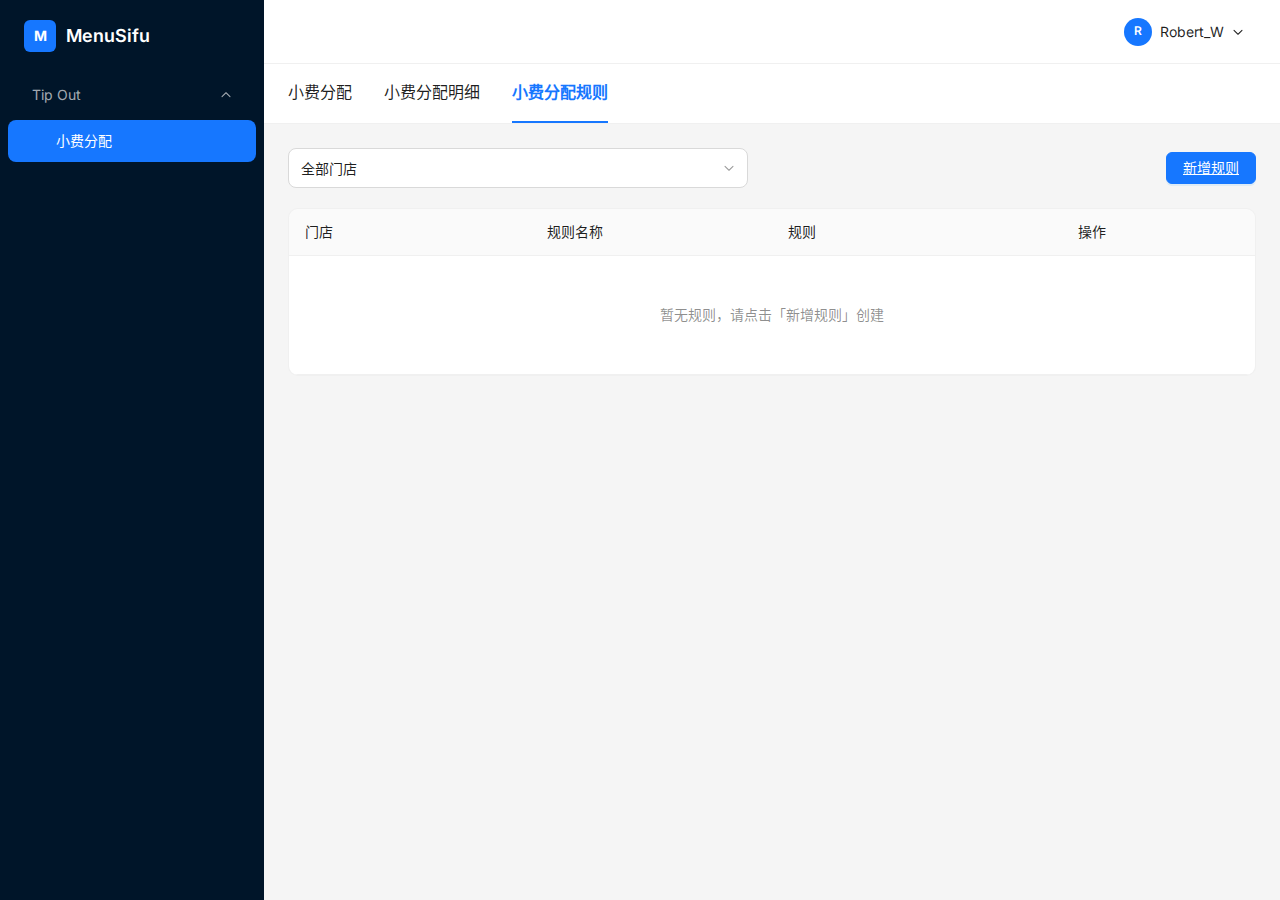
<file: TipOut/rules.html>
<!DOCTYPE html>
<html lang="zh-CN">
<head>
  <meta charset="UTF-8">
  <meta name="viewport" content="width=device-width, initial-scale=1.0">
  <title>小费分配规则 - TipOut</title>
  <link rel="stylesheet" href="common.css">
</head>
<body>
  <div class="layout">
    <!-- Sidebar -->
    <aside class="sidebar">
      <div class="sidebar-logo">
        <div class="logo-icon">M</div>
        <span class="logo-text">MenuSifu</span>
      </div>
      <nav class="sidebar-menu">
        <div class="sidebar-submenu-title open" onclick="this.classList.toggle('open');this.nextElementSibling.style.maxHeight=this.classList.contains('open')?'200px':'0'">
          <span>Tip Out</span>
          <svg class="arrow" width="12" height="12" viewBox="0 0 12 12" fill="currentColor"><path d="M6 8.825a.5.5 0 0 1-.354-.146l-4-4a.5.5 0 0 1 .708-.708L6 7.617l3.646-3.646a.5.5 0 0 1 .708.708l-4 4A.5.5 0 0 1 6 8.825z"/></svg>
        </div>
        <div class="sidebar-submenu-items" style="max-height:200px">
          <a href="index.html" class="sidebar-menu-item active">小费分配</a>
        </div>
      </nav>
    </aside>

    <div class="mobile-overlay"></div>

    <div class="main-content">
      <header class="header">
        <div class="header-left">
          <button class="mobile-menu-btn" onclick="toggleSidebar()">☰</button>
        </div>
        <div class="header-right">
          <div class="header-user">
            <div class="avatar">R</div>
            <span>Robert_W</span>
            <svg width="12" height="12" viewBox="0 0 12 12" fill="currentColor"><path d="M6 8.825a.5.5 0 0 1-.354-.146l-4-4a.5.5 0 0 1 .708-.708L6 7.617l3.646-3.646a.5.5 0 0 1 .708.708l-4 4A.5.5 0 0 1 6 8.825z"/></svg>
          </div>
        </div>
      </header>

      <div class="page-tabs">
        <a href="index.html" class="page-tab">小费分配</a>
        <a href="detail.html" class="page-tab">小费分配明细</a>
        <a href="rules.html" class="page-tab active">小费分配规则</a>
      </div>

      <div class="content-area">
        <!-- Filter + Add -->
        <div style="display:flex;align-items:center;justify-content:space-between;margin-bottom:20px;flex-wrap:wrap;gap:12px">
          <div class="filter-bar">
            <select class="form-control form-control-lg" id="storeFilter" style="width:460px" onchange="renderRulesTable()">
              <option value="">全部门店</option>
            </select>
          </div>
          <a href="rule-add.html" class="btn btn-primary" style="height:32px">新增规则</a>
        </div>

        <!-- Rules Table -->
        <div class="card">
          <div class="card-body" style="padding:0">
            <table class="data-table" id="rulesTable">
              <thead>
                <tr>
                  <th style="width:25%">门店</th>
                  <th style="width:25%">规则名称</th>
                  <th style="width:30%">规则</th>
                  <th style="width:20%">操作</th>
                </tr>
              </thead>
              <tbody id="rulesTableBody">
              </tbody>
            </table>
          </div>
        </div>
      </div>
    </div>
  </div>

  <script src="common.js"></script>
  <script src="ruleData.js"></script>
  <script>
    function initStoreFilter() {
      var sel = document.getElementById('storeFilter');
      if (!sel) return;
      var rules = ruleData.getRules();
      var seen = {};
      var stores = [];
      rules.forEach(function(r) {
        var s = (r.store || '').trim();
        if (s && !seen[s]) { seen[s] = 1; stores.push(s); }
      });
      sel.innerHTML = '<option value="">全部门店</option>' + stores.map(function(s) {
        return '<option value="' + s + '">' + s + '</option>';
      }).join('');
    }

    function renderRulesTable() {
      var rules = ruleData.getRules();
      var storeFilter = document.getElementById('storeFilter');
      var filterStore = storeFilter ? storeFilter.value : '';
      if (filterStore) {
        rules = rules.filter(function(r) { return r.store === filterStore; });
      }
      var tbody = document.getElementById('rulesTableBody');
      tbody.innerHTML = '';
      if (rules.length === 0) {
        var tr = document.createElement('tr');
        tr.innerHTML = '<td colspan="4" style="padding:48px;text-align:center;color:var(--text-tertiary)">暂无规则，请点击「新增规则」创建</td>';
        tbody.appendChild(tr);
        return;
      }
      rules.forEach(function(rule) {
        var desc = ruleData.buildRuleDescription(rule);
        var tr = document.createElement('tr');
        tr.setAttribute('data-rule-id', rule.id);
        tr.innerHTML =
          '<td>' + (rule.store || '') + '</td>' +
          '<td>' + (rule.ruleName || '') + '</td>' +
          '<td>' + desc + '</td>' +
          '<td class="action-links">' +
            '<a href="rule-add.html?mode=edit&id=' + rule.id + '">编辑</a>' +
            '<a href="javascript:void(0)" onclick="deleteRule(this)">删除</a>' +
            '<a href="javascript:void(0)" onclick="copyRule(this)">复制</a>' +
          '</td>';
        tbody.appendChild(tr);
      });
    }

    function deleteRule(el) {
      confirmAction('确定要删除该规则吗？此操作不可恢复。', function() {
        var row = el.closest('tr');
        var id = row.getAttribute('data-rule-id');
        ruleData.deleteRuleById(id);
        row.style.opacity = '0';
        row.style.transition = 'opacity 0.3s';
        setTimeout(function() { renderRulesTable(); }, 300);
        showNotification('规则已删除');
      });
    }

    function copyRule(el) {
      var row = el.closest('tr');
      var id = row.getAttribute('data-rule-id');
      var rule = ruleData.getRuleById(id);
      if (!rule) return;
      var rules = ruleData.getRules();
      var newRule = JSON.parse(JSON.stringify(rule));
      newRule.id = ruleData.getNextRuleId();
      newRule.ruleName = (rule.ruleName || '') + ' (副本)';
      rules.push(newRule);
      ruleData.saveRules(rules);
      renderRulesTable();
      showNotification('规则复制成功');
    }

    initStoreFilter();
    renderRulesTable();
  </script>
</body>
</html>
</file>
<file: TipOut/common.css>
@import url('https://fonts.googleapis.com/css2?family=Inter:wght@400;500;600;700&display=swap');

:root {
  --primary: #1677ff;
  --primary-hover: #4096ff;
  --primary-bg: #e6f4ff;
  --primary-border: #91caff;
  --danger: #ff4d4f;
  --danger-bg: #fff2f0;
  --danger-border: #ffccc7;
  --success: #52c41a;
  --warning: #faad14;
  --sidebar-bg: #001529;
  --sidebar-active: #1677ff;
  --header-bg: #ffffff;
  --body-bg: #f5f5f5;
  --card-bg: #ffffff;
  --border-color: #d9d9d9;
  --border-light: #f0f0f0;
  --text-primary: rgba(0, 0, 0, 0.88);
  --text-secondary: rgba(0, 0, 0, 0.65);
  --text-tertiary: rgba(0, 0, 0, 0.45);
  --text-white: #ffffff;
  --font-family: 'Inter', -apple-system, BlinkMacSystemFont, 'Segoe UI', Roboto, sans-serif;
  --shadow-sm: 0 1px 2px 0 rgba(0, 0, 0, 0.03), 0 1px 6px -1px rgba(0, 0, 0, 0.02), 0 2px 4px 0 rgba(0, 0, 0, 0.02);
  --shadow-md: 0 6px 16px 0 rgba(0, 0, 0, 0.08), 0 3px 6px -4px rgba(0, 0, 0, 0.12), 0 9px 28px 8px rgba(0, 0, 0, 0.05);
  --radius-sm: 4px;
  --radius-md: 6px;
  --radius-lg: 8px;
}

* { margin: 0; padding: 0; box-sizing: border-box; }

body {
  font-family: var(--font-family);
  font-size: 14px;
  line-height: 1.5714;
  color: var(--text-primary);
  background: var(--body-bg);
}

.layout {
  display: flex;
  min-height: 100vh;
}

/* Sidebar */
.sidebar {
  width: 264px;
  background: var(--sidebar-bg);
  flex-shrink: 0;
  display: flex;
  flex-direction: column;
  position: fixed;
  top: 0;
  left: 0;
  bottom: 0;
  z-index: 100;
  overflow-y: auto;
}

.sidebar-logo {
  padding: 20px 24px;
  display: flex;
  align-items: center;
  gap: 10px;
}

.sidebar-logo .logo-icon {
  width: 32px;
  height: 32px;
  background: var(--primary);
  border-radius: var(--radius-md);
  display: flex;
  align-items: center;
  justify-content: center;
  color: #fff;
  font-weight: 700;
  font-size: 14px;
}

.sidebar-logo .logo-text {
  color: var(--text-white);
  font-size: 18px;
  font-weight: 600;
}

.sidebar-menu {
  padding: 0 4px;
}

.sidebar-menu-group-title {
  padding: 8px 24px 4px;
  color: rgba(255, 255, 255, 0.45);
  font-size: 12px;
  text-transform: uppercase;
}

.sidebar-menu-item {
  display: flex;
  align-items: center;
  padding: 10px 24px;
  color: rgba(255, 255, 255, 0.65);
  text-decoration: none;
  border-radius: var(--radius-lg);
  margin: 2px 4px;
  cursor: pointer;
  transition: all 0.2s;
  font-size: 14px;
  gap: 10px;
}

.sidebar-menu-item:hover {
  color: var(--text-white);
  background: rgba(255, 255, 255, 0.08);
}

.sidebar-menu-item.active {
  color: var(--text-white);
  background: var(--primary);
}

.sidebar-menu-item .menu-icon {
  width: 16px;
  height: 16px;
  flex-shrink: 0;
}

.sidebar-submenu-title {
  display: flex;
  align-items: center;
  justify-content: space-between;
  padding: 10px 24px;
  color: rgba(255, 255, 255, 0.65);
  cursor: pointer;
  border-radius: var(--radius-lg);
  margin: 2px 4px;
  transition: all 0.2s;
  font-size: 14px;
}

.sidebar-submenu-title:hover {
  color: var(--text-white);
}

.sidebar-submenu-title .arrow {
  transition: transform 0.2s;
}

.sidebar-submenu-title.open .arrow {
  transform: rotate(180deg);
}

.sidebar-submenu-items {
  overflow: hidden;
  transition: max-height 0.3s;
}

.sidebar-submenu-items .sidebar-menu-item {
  padding-left: 48px;
}

/* Main Content */
.main-content {
  margin-left: 264px;
  flex: 1;
  display: flex;
  flex-direction: column;
  height: 100vh;
  min-width: 0;
  overflow-x: hidden;
  overflow-y: auto;
}

/* Header */
.header {
  height: 64px;
  background: var(--header-bg);
  border-bottom: 1px solid var(--border-light);
  display: flex;
  align-items: center;
  justify-content: space-between;
  padding: 0 24px;
  position: sticky;
  top: 0;
  z-index: 50;
}

.header-left {
  display: flex;
  align-items: center;
  gap: 16px;
}

.header-right {
  display: flex;
  align-items: center;
  gap: 12px;
}

.header-user {
  display: flex;
  align-items: center;
  gap: 8px;
  padding: 4px 12px;
  border-radius: 32px;
  cursor: pointer;
  transition: background 0.2s;
}

.header-user:hover {
  background: rgba(0, 0, 0, 0.04);
}

.header-user .avatar {
  width: 28px;
  height: 28px;
  border-radius: 50%;
  background: var(--primary);
  color: #fff;
  display: flex;
  align-items: center;
  justify-content: center;
  font-size: 12px;
  font-weight: 600;
}

/* Tabs */
.page-tabs {
  display: flex;
  align-items: center;
  gap: 0;
  border-bottom: 1px solid var(--border-light);
  background: var(--header-bg);
  padding: 0 24px;
  position: sticky;
  top: 64px;
  z-index: 49;
}

.page-tab {
  padding: 16px 0;
  margin-right: 32px;
  font-size: 16px;
  color: var(--text-primary);
  text-decoration: none;
  border-bottom: 2px solid transparent;
  cursor: pointer;
  transition: all 0.2s;
  white-space: nowrap;
}

.page-tab:hover {
  color: var(--primary);
}

.page-tab.active {
  color: var(--primary);
  font-weight: 600;
  border-bottom-color: var(--primary);
}

.page-tab-breadcrumb {
  padding: 16px 0;
  font-size: 16px;
  color: var(--text-primary);
  margin-right: 32px;
}

/* Content Area */
.content-area {
  padding: 24px;
  flex: 1;
  overflow-x: hidden;
}

/* Buttons */
.btn {
  display: inline-flex;
  align-items: center;
  justify-content: center;
  gap: 8px;
  padding: 4px 16px;
  height: 32px;
  font-size: 14px;
  font-family: var(--font-family);
  border-radius: var(--radius-md);
  cursor: pointer;
  transition: all 0.2s;
  border: 1px solid var(--border-color);
  background: #fff;
  color: var(--text-primary);
  white-space: nowrap;
}

.btn:hover {
  color: var(--primary);
  border-color: var(--primary);
}

.btn-lg {
  height: 40px;
  padding: 6px 16px;
  font-size: 16px;
  border-radius: var(--radius-lg);
}

.btn-sm {
  height: 24px;
  padding: 0 8px;
  font-size: 12px;
}

.btn-primary {
  background: var(--primary);
  color: #fff;
  border-color: var(--primary);
  box-shadow: 0 2px 0 rgba(5, 145, 255, 0.1);
}

.btn-primary:hover {
  background: var(--primary-hover);
  border-color: var(--primary-hover);
  color: #fff;
}

.btn-danger {
  color: var(--danger);
  border-color: var(--danger);
}

.btn-danger:hover {
  color: #ff7875;
  border-color: #ff7875;
}

.btn-link {
  border: none;
  background: none;
  color: var(--primary);
  padding: 0;
  height: auto;
  box-shadow: none;
}

.btn-link:hover {
  color: var(--primary-hover);
  border: none;
}

.btn-outline-primary {
  color: var(--primary);
  border-color: var(--primary);
  background: var(--primary-bg);
}

.btn-text-danger {
  border: none;
  background: none;
  color: var(--danger);
  padding: 0 4px;
  height: auto;
}

/* Form Controls */
.form-group {
  margin-bottom: 16px;
}

.form-label {
  display: block;
  margin-bottom: 4px;
  font-size: 14px;
  color: var(--text-primary);
  font-weight: 400;
}

.form-label .required {
  color: var(--danger);
  margin-right: 4px;
}

.form-control {
  width: 100%;
  height: 32px;
  padding: 4px 12px;
  border: 1px solid var(--border-color);
  border-radius: var(--radius-md);
  font-size: 14px;
  font-family: var(--font-family);
  color: var(--text-primary);
  background: #fff;
  transition: border-color 0.2s, box-shadow 0.2s;
}

.form-control:hover {
  border-color: var(--primary);
}

.form-control:focus {
  border-color: var(--primary);
  box-shadow: 0 0 0 2px rgba(22, 119, 255, 0.1);
  outline: none;
}

.form-control::placeholder {
  color: var(--text-tertiary);
}

.form-control-lg {
  height: 40px;
  padding: 6px 12px;
  border-radius: var(--radius-lg);
}

select.form-control {
  appearance: none;
  background-image: url("data:image/svg+xml,%3Csvg xmlns='http://www.w3.org/2000/svg' width='12' height='12' viewBox='0 0 12 12'%3E%3Cpath fill='%23999' d='M6 8.825a.5.5 0 0 1-.354-.146l-4-4a.5.5 0 0 1 .708-.708L6 7.617l3.646-3.646a.5.5 0 0 1 .708.708l-4 4A.5.5 0 0 1 6 8.825z'/%3E%3C/svg%3E");
  background-repeat: no-repeat;
  background-position: right 12px center;
  padding-right: 32px;
}

.form-inline {
  display: flex;
  align-items: center;
  gap: 8px;
}

.form-row {
  display: flex;
  align-items: flex-start;
  gap: 16px;
}

.form-caption {
  font-size: 12px;
  color: var(--text-tertiary);
  margin-top: 4px;
}

/* Tags */
.tag {
  display: inline-flex;
  align-items: center;
  gap: 4px;
  padding: 2px 8px;
  border-radius: var(--radius-sm);
  font-size: 12px;
  line-height: 20px;
}

.tag-blue {
  background: var(--primary-bg);
  color: var(--primary);
  border: 1px solid var(--primary-border);
}

.tag-green {
  background: #f6ffed;
  color: var(--success);
  border: 1px solid #b7eb8f;
}

.tag-red {
  background: var(--danger-bg);
  color: var(--danger);
  border: 1px solid var(--danger-border);
}

.tag-orange {
  background: #fff7e6;
  color: #d46b08;
  border: 1px solid #ffd591;
}

/* Tables */
.data-table {
  width: 100%;
  border-collapse: collapse;
  font-size: 14px;
}

.data-table th {
  background: rgba(0, 0, 0, 0.02);
  font-weight: 500;
  text-align: left;
  padding: 12px 16px;
  border-bottom: 1px solid var(--border-light);
  color: var(--text-primary);
  white-space: nowrap;
}

.data-table td {
  padding: 12px 16px;
  border-bottom: 1px solid var(--border-light);
  color: var(--text-primary);
  vertical-align: middle;
}

.data-table tbody tr:hover {
  background: rgba(0, 0, 0, 0.02);
}

.data-table .action-links a {
  color: var(--primary);
  text-decoration: none;
  margin-right: 16px;
  cursor: pointer;
}

.data-table .action-links a:hover {
  color: var(--primary-hover);
}

.data-table .action-links a.danger {
  color: var(--danger);
}

/* Cards */
.card {
  background: var(--card-bg);
  border-radius: 10px;
  border: 1px solid rgba(0, 0, 0, 0.06);
  overflow: hidden;
}

.card-header {
  padding: 16px 24px;
  border-bottom: 1px solid rgba(0, 0, 0, 0.06);
  background: rgba(0, 0, 0, 0.02);
  display: flex;
  align-items: center;
  justify-content: space-between;
  font-weight: 500;
}

.card-body {
  padding: 16px 24px;
}

/* Modal */
.modal-overlay {
  position: fixed;
  top: 0;
  left: 0;
  right: 0;
  bottom: 0;
  background: rgba(0, 0, 0, 0.45);
  display: flex;
  align-items: center;
  justify-content: center;
  z-index: 1000;
  opacity: 0;
  visibility: hidden;
  transition: all 0.3s;
}

.modal-overlay.show {
  opacity: 1;
  visibility: visible;
}

.modal {
  background: #fff;
  border-radius: var(--radius-lg);
  box-shadow: var(--shadow-md);
  width: 520px;
  max-height: 80vh;
  overflow: hidden;
  display: flex;
  flex-direction: column;
  transform: scale(0.9);
  transition: transform 0.3s;
}

.modal-overlay.show .modal {
  transform: scale(1);
}

.modal-header {
  padding: 20px 24px 8px;
  display: flex;
  align-items: center;
  justify-content: space-between;
  border-bottom: 1px solid var(--border-light);
}

.modal-header h3 {
  font-size: 16px;
  font-weight: 600;
}

.modal-close {
  width: 22px;
  height: 22px;
  border: none;
  background: none;
  cursor: pointer;
  display: flex;
  align-items: center;
  justify-content: center;
  color: var(--text-tertiary);
  border-radius: var(--radius-sm);
  transition: all 0.2s;
  font-size: 18px;
}

.modal-close:hover {
  background: rgba(0, 0, 0, 0.06);
  color: var(--text-primary);
}

.modal-body {
  padding: 24px;
  overflow-y: auto;
  flex: 1;
}

.modal-footer {
  padding: 16px 24px 20px;
  display: flex;
  align-items: center;
  justify-content: flex-end;
  gap: 8px;
  border-top: 1px solid var(--border-light);
}

/* Drawer */
.drawer-overlay {
  position: fixed;
  top: 0;
  left: 0;
  right: 0;
  bottom: 0;
  background: rgba(0, 0, 0, 0.45);
  z-index: 1000;
  opacity: 0;
  visibility: hidden;
  transition: all 0.3s;
}

.drawer-overlay.show {
  opacity: 1;
  visibility: visible;
}

.drawer {
  position: fixed;
  top: 0;
  right: -400px;
  width: 400px;
  height: 100%;
  background: #fff;
  display: flex;
  flex-direction: column;
  z-index: 1001;
  transition: right 0.3s;
}

.drawer-overlay.show + .drawer,
.drawer.show {
  right: 0;
}

.drawer-header {
  padding: 16px 24px;
  display: flex;
  align-items: center;
  justify-content: space-between;
  border-bottom: 1px solid rgba(0, 0, 0, 0.06);
  flex-shrink: 0;
}

.drawer-header h3 {
  font-size: 16px;
  font-weight: 600;
}

.drawer-body {
  padding: 24px;
  flex: 1;
  overflow-y: auto;
  display: flex;
  flex-direction: column;
  gap: 24px;
}

.drawer-footer {
  padding: 16px 24px;
  display: flex;
  align-items: center;
  justify-content: flex-end;
  gap: 12px;
  border-top: 1px solid rgba(0, 0, 0, 0.06);
  flex-shrink: 0;
}

/* Status Badges */
.status-badge {
  display: inline-flex;
  align-items: center;
  gap: 6px;
  font-size: 13px;
}

.status-dot {
  width: 6px;
  height: 6px;
  border-radius: 50%;
}

.status-dot.green { background: var(--success); }
.status-dot.orange { background: var(--warning); }
.status-dot.red { background: var(--danger); }

/* Filter Bar */
.filter-bar {
  display: flex;
  align-items: center;
  gap: 12px;
  flex-wrap: wrap;
}

/* Section Title */
.section-title {
  font-size: 16px;
  font-weight: 600;
  color: var(--text-primary);
  padding-bottom: 12px;
  border-bottom: 1px solid var(--border-light);
  margin-bottom: 16px;
}

/* Divider */
.divider {
  height: 1px;
  background: var(--border-light);
  margin: 16px 0;
}

/* Chip / Tag Select */
.chip-group {
  display: flex;
  flex-wrap: wrap;
  gap: 8px;
}

.chip {
  display: inline-flex;
  align-items: center;
  padding: 4px 12px;
  border: 1px solid var(--border-color);
  border-radius: var(--radius-sm);
  font-size: 13px;
  cursor: pointer;
  transition: all 0.2s;
  background: #fff;
}

.chip:hover {
  border-color: var(--primary);
  color: var(--primary);
}

.chip.selected {
  background: var(--primary-bg);
  border-color: var(--primary);
  color: var(--primary);
}

/* Formula Display */
.formula-box {
  display: flex;
  align-items: center;
  gap: 12px;
  flex-wrap: wrap;
  padding: 16px;
  background: #fafafa;
  border-radius: var(--radius-lg);
  border: 1px solid var(--border-light);
  font-size: 14px;
}

.formula-item {
  display: flex;
  flex-direction: column;
  align-items: center;
  gap: 4px;
}

.formula-value {
  font-size: 18px;
  font-weight: 600;
  color: var(--text-primary);
}

.formula-label {
  font-size: 12px;
  color: var(--text-tertiary);
}

.formula-op {
  font-size: 18px;
  font-weight: 500;
  color: var(--text-secondary);
}

/* Summary Info */
.summary-row {
  display: flex;
  gap: 32px;
  font-size: 14px;
  font-weight: 600;
}

/* Responsive */
@media (max-width: 768px) {
  .sidebar {
    transform: translateX(-100%);
    transition: transform 0.3s;
    z-index: 200;
  }

  .sidebar.open {
    transform: translateX(0);
  }

  .main-content {
    margin-left: 0;
  }

  .content-area {
    padding: 16px;
  }

  .filter-bar {
    flex-direction: column;
    align-items: stretch;
  }

  .filter-bar .form-control {
    width: 100%;
  }

  .data-table {
    display: block;
    overflow-x: auto;
  }

  .page-tabs {
    overflow-x: auto;
    padding: 0 16px;
  }

  .header {
    padding: 0 16px;
  }

  .mobile-menu-btn {
    display: flex !important;
  }

  .drawer {
    width: 100%;
    right: -100%;
  }

  .modal {
    width: 90%;
    margin: 0 16px;
  }

  .formula-box {
    flex-direction: column;
    align-items: flex-start;
  }

  .summary-row {
    flex-direction: column;
    gap: 8px;
  }
}

.mobile-menu-btn {
  display: none;
  align-items: center;
  justify-content: center;
  width: 32px;
  height: 32px;
  border: none;
  background: none;
  cursor: pointer;
  font-size: 20px;
}

.mobile-overlay {
  display: none;
  position: fixed;
  top: 0;
  left: 0;
  right: 0;
  bottom: 0;
  background: rgba(0, 0, 0, 0.45);
  z-index: 150;
}

@media (max-width: 768px) {
  .mobile-overlay.show {
    display: block;
  }
}
</file>
